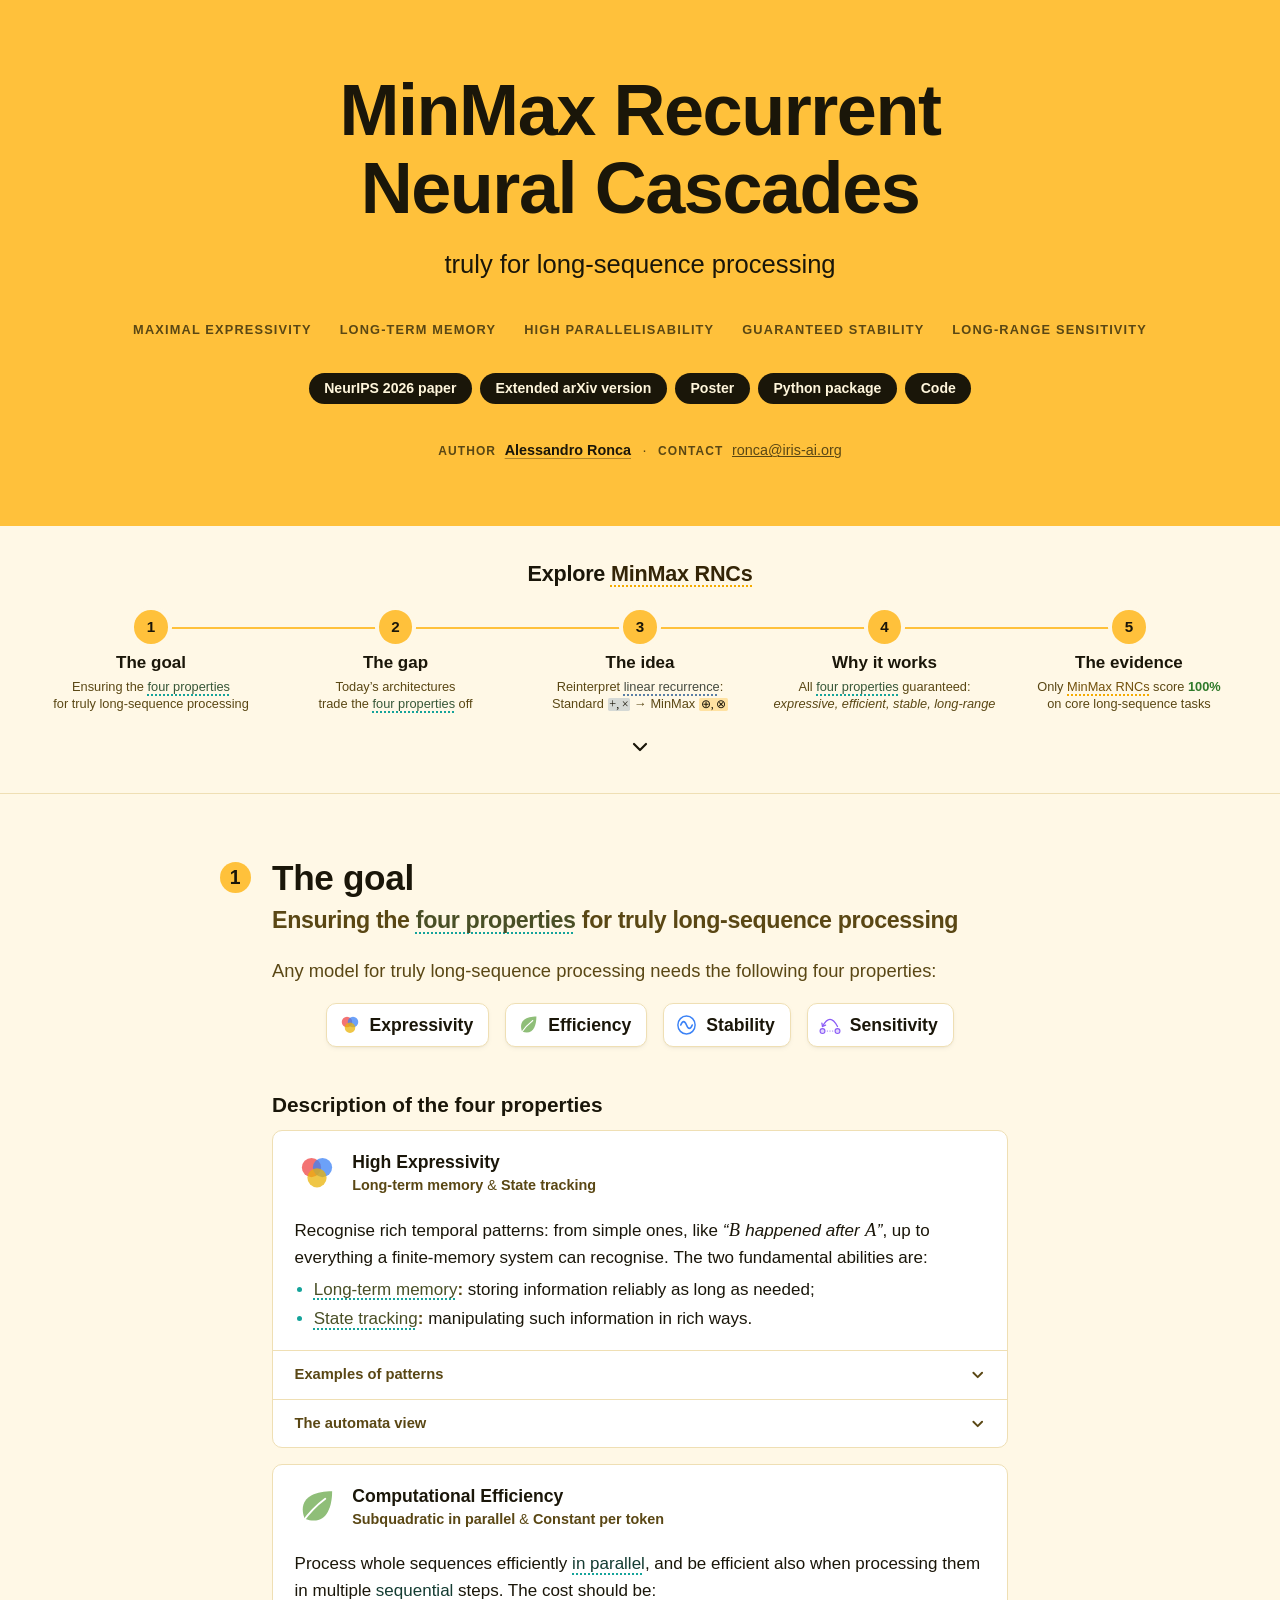
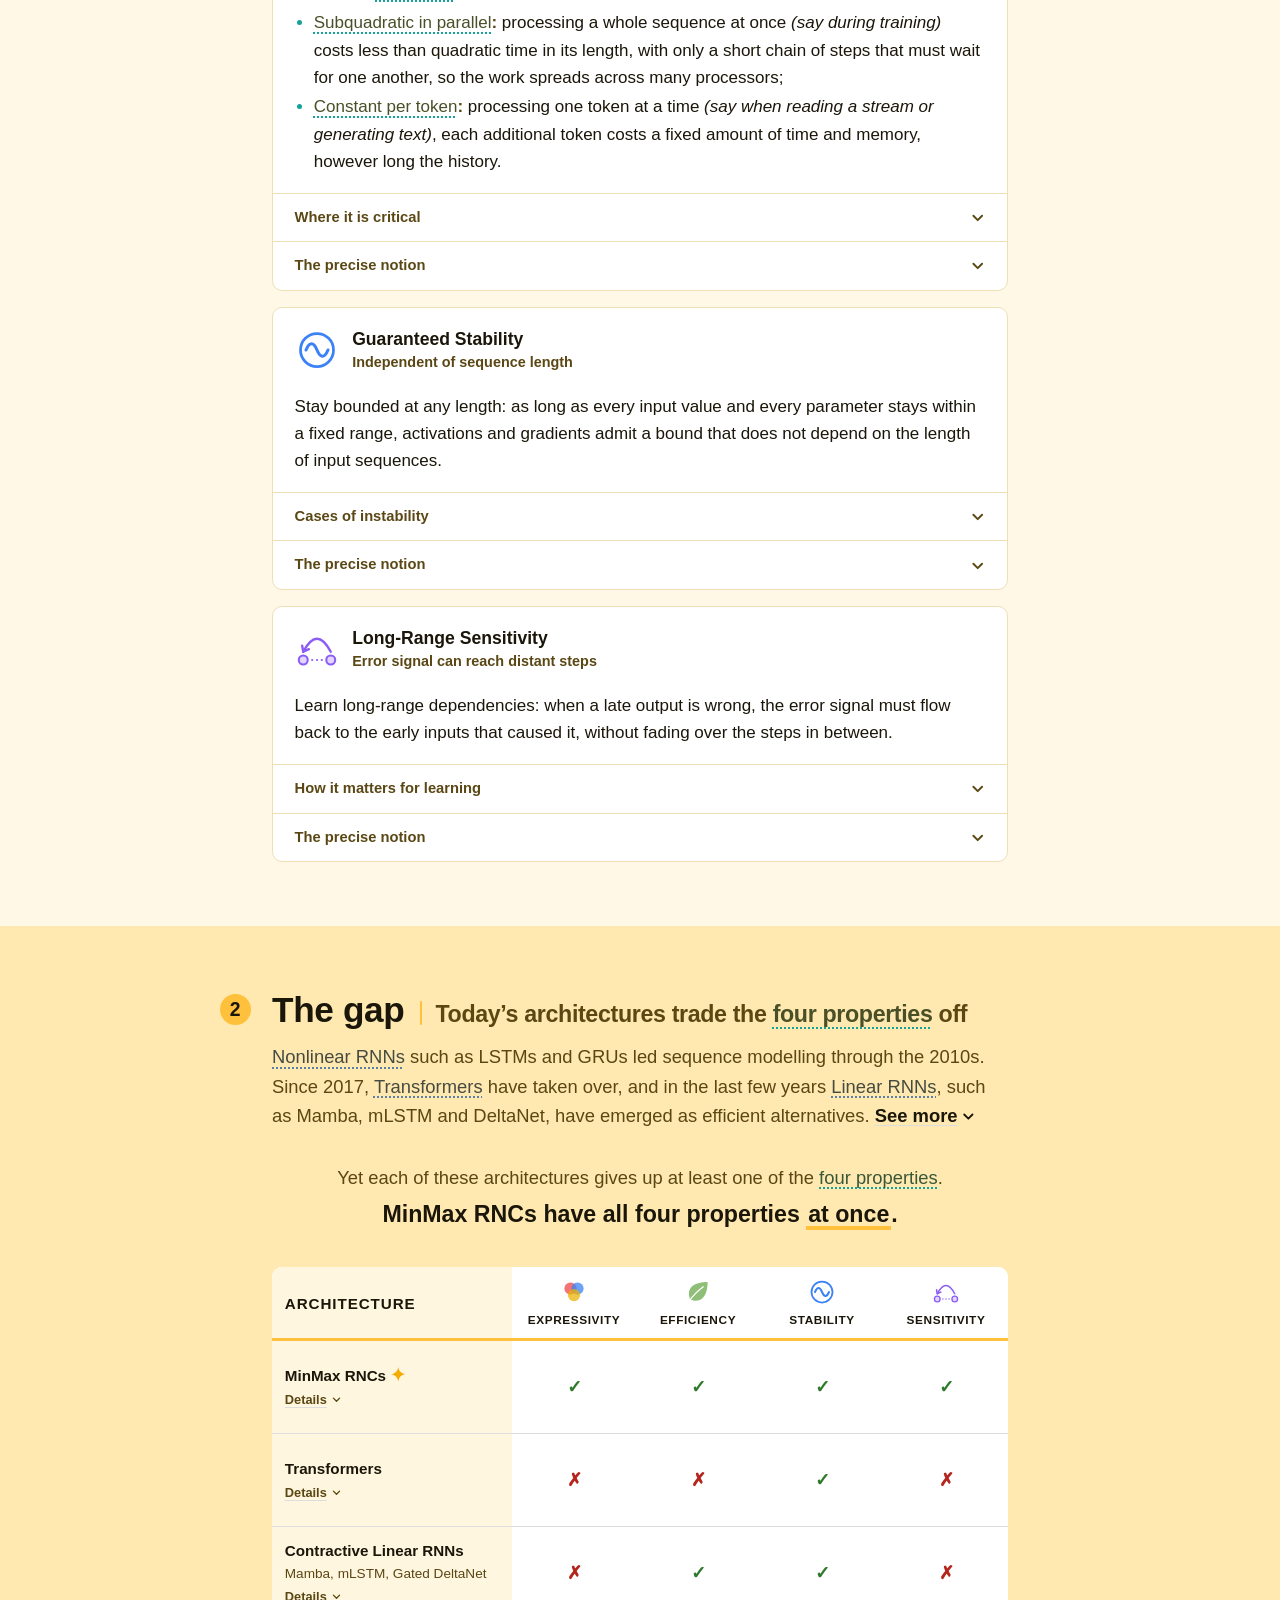
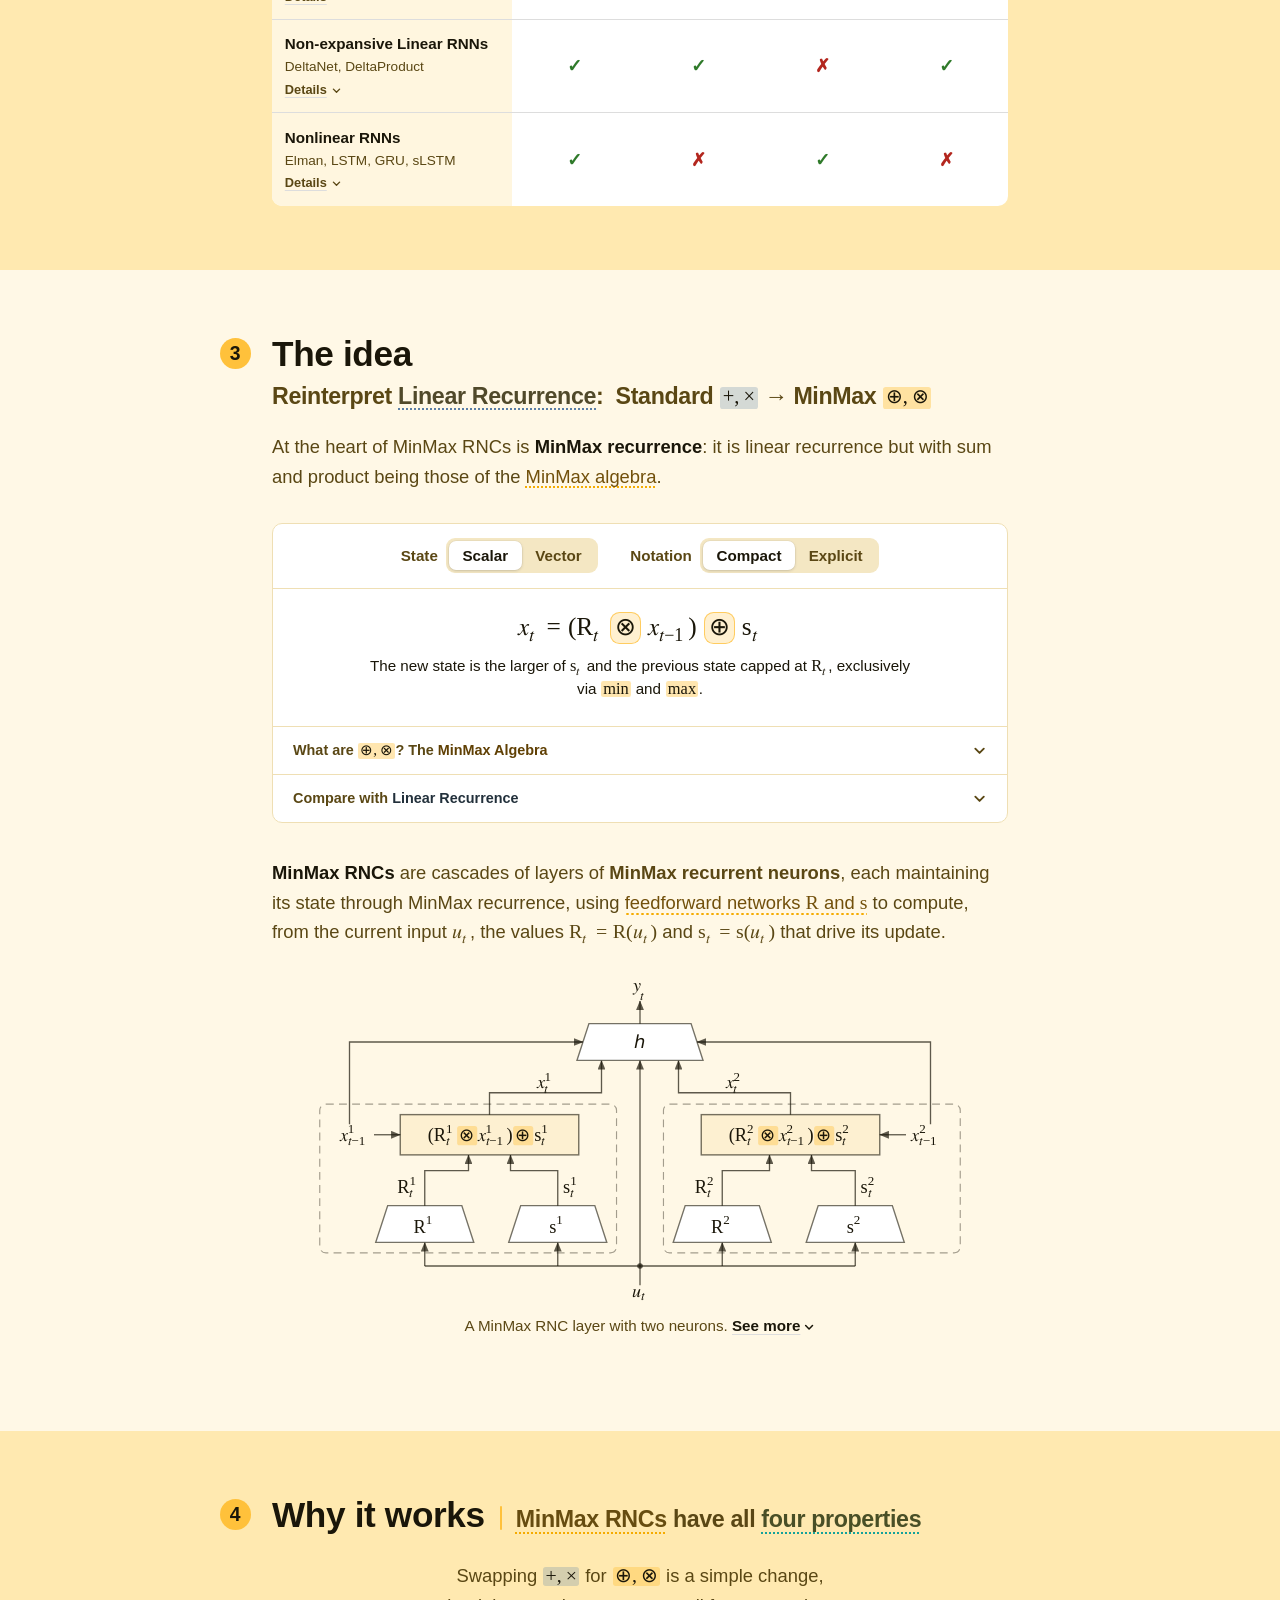
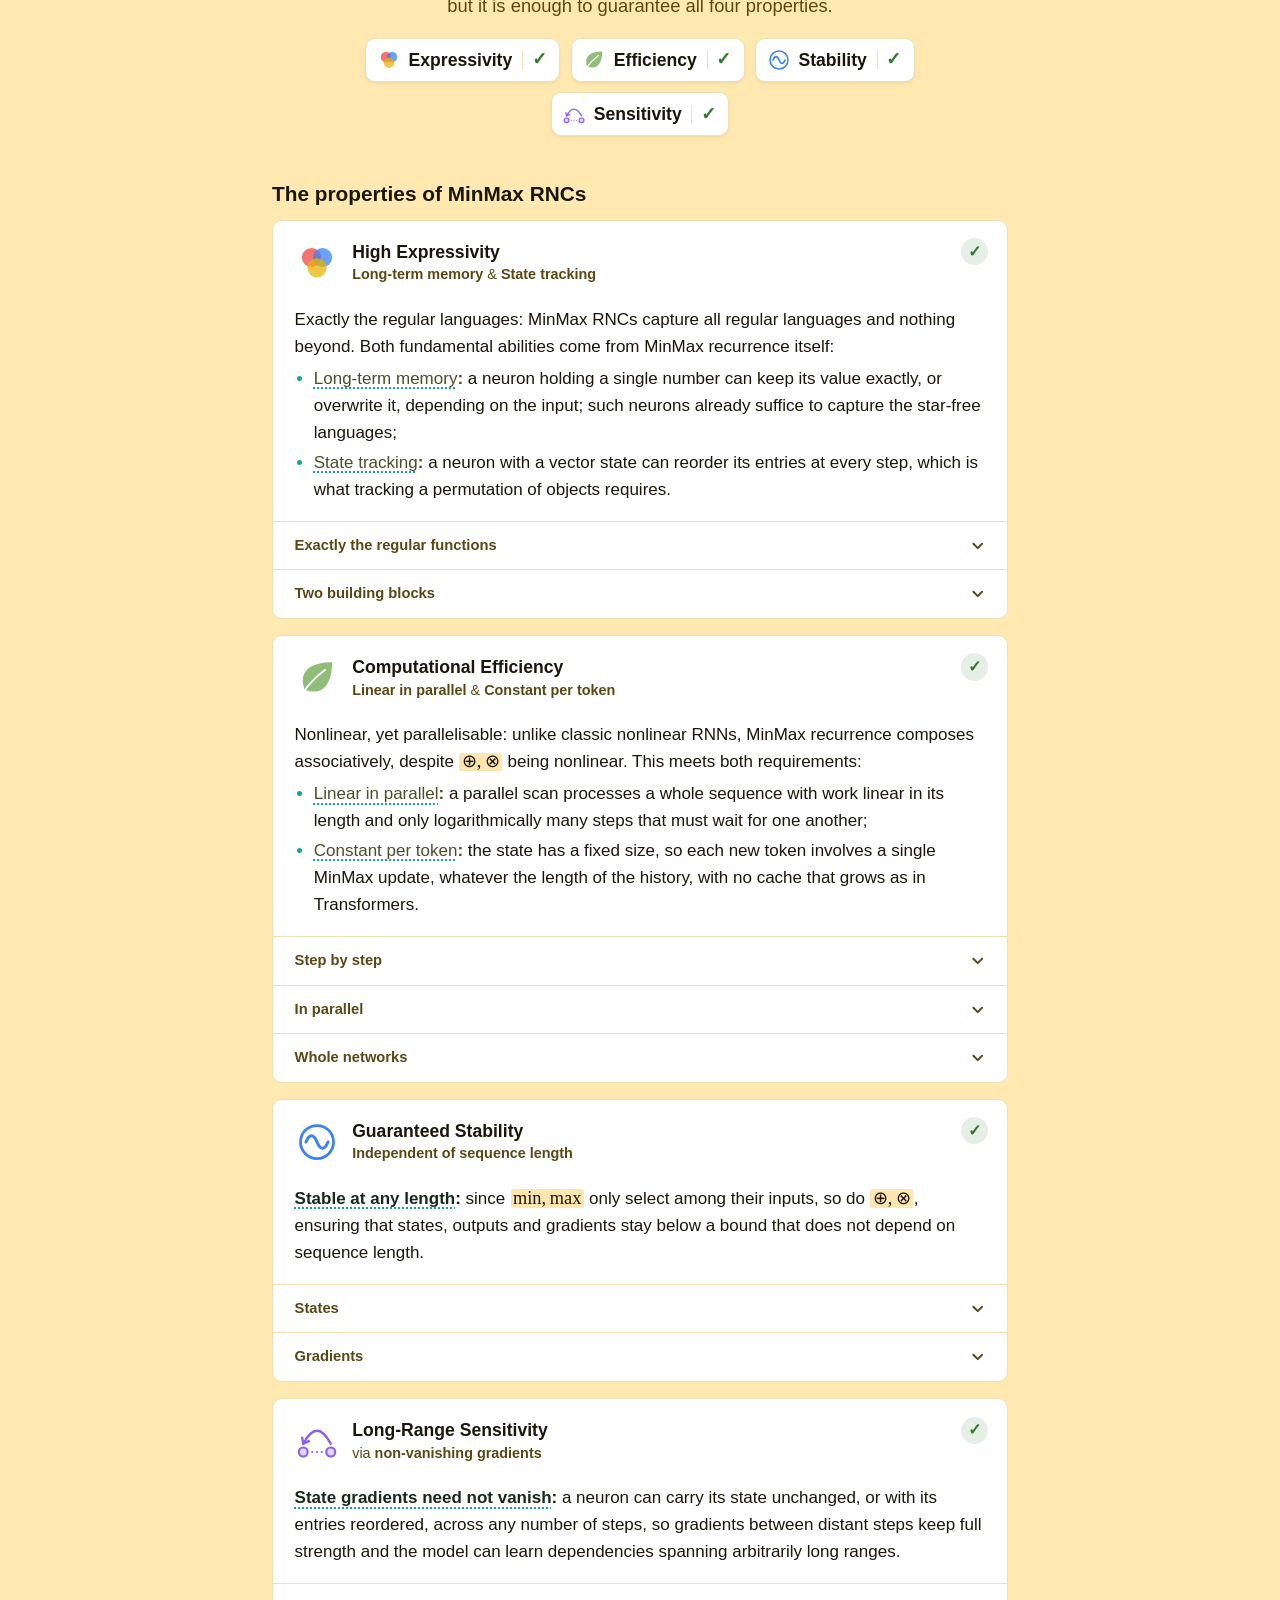
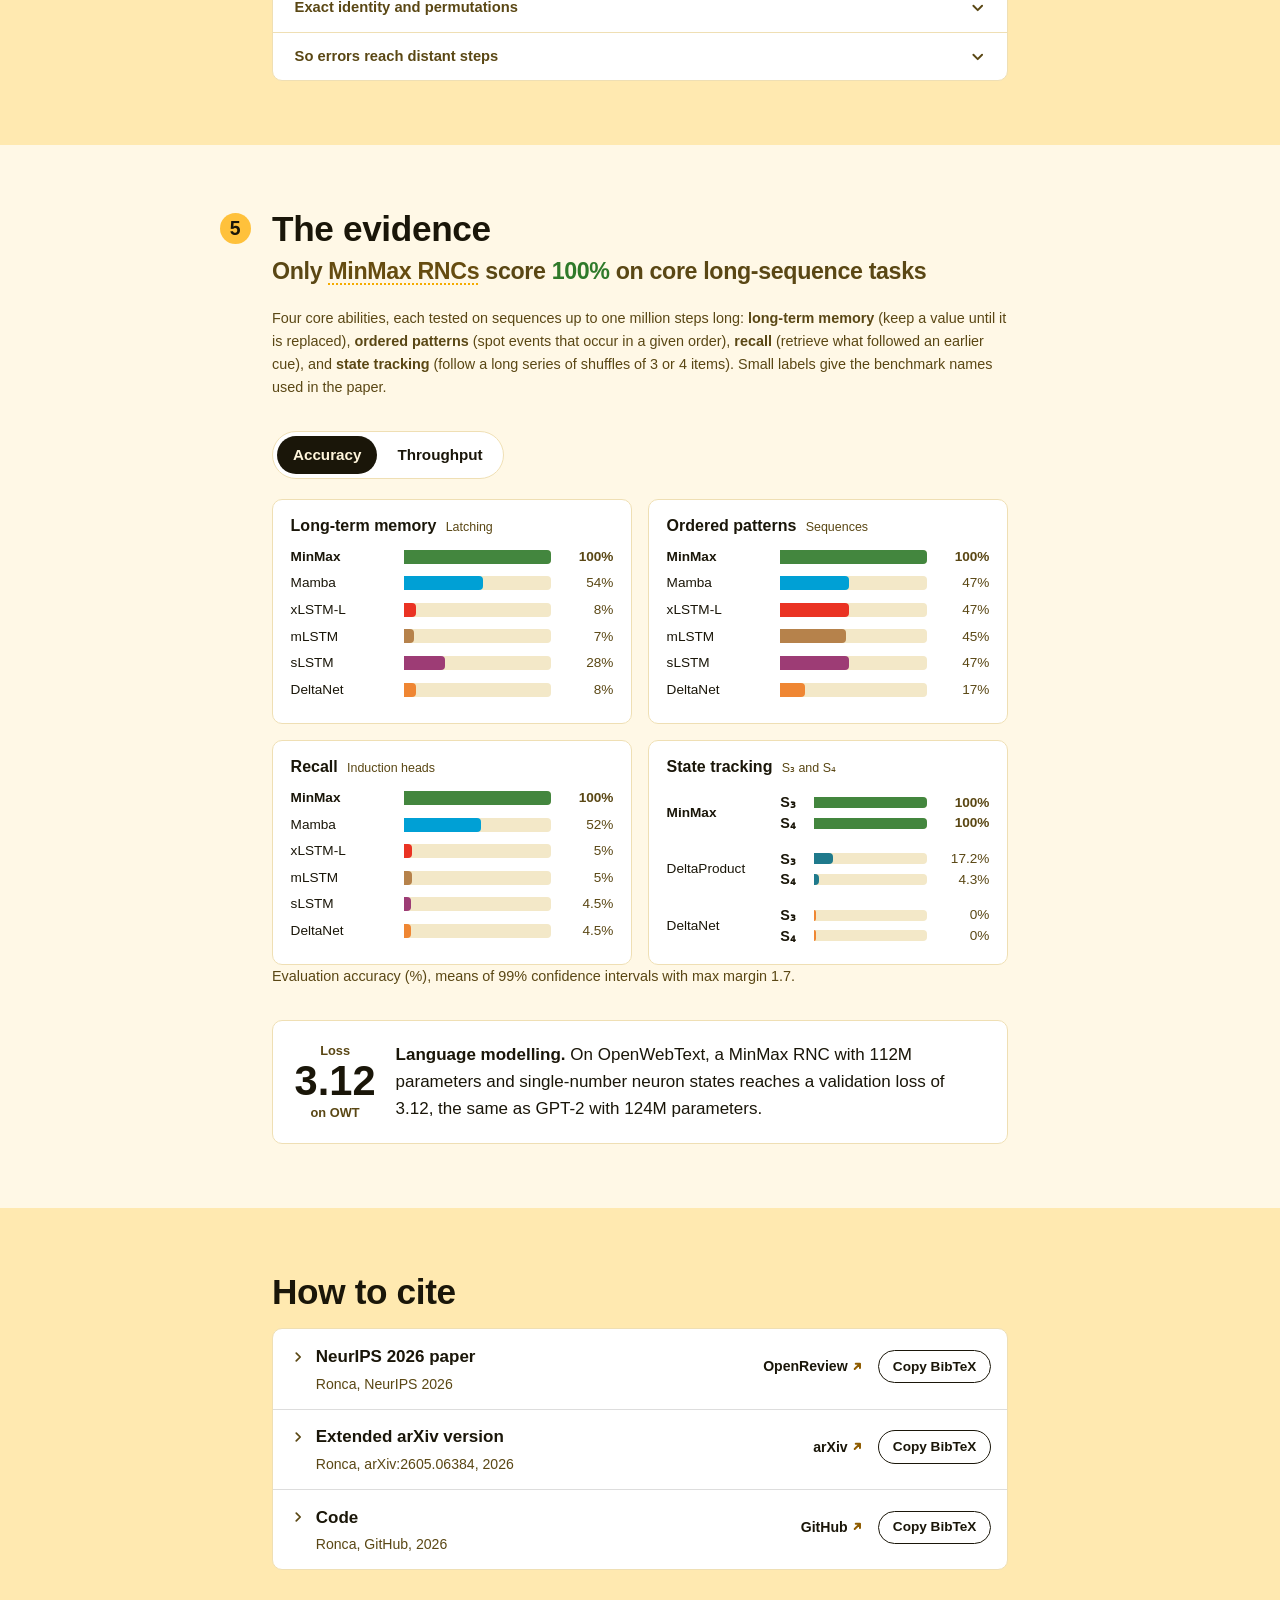
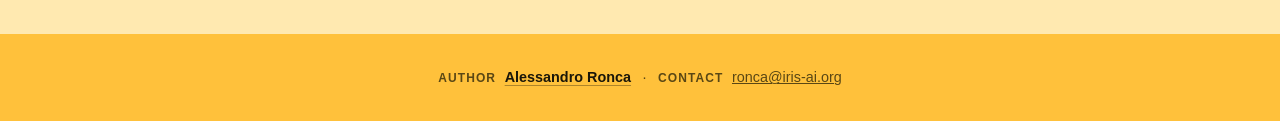
<file: index.html>
<!doctype html>
<html lang="en" data-hide-tryit>
<head>
  <meta charset="utf-8">
  <meta name="viewport" content="width=device-width, initial-scale=1">
  <title>MinMax Recurrent Neural Cascades</title>
  <meta name="description" content="MinMax Recurrent Neural Cascades: truly for long-sequence processing. Paper, poster, code and Python package.">
  <link rel="canonical" href="https://minmaxrnc.org/">
  <meta property="og:type" content="website">
  <meta property="og:url" content="https://minmaxrnc.org/">
  <meta property="og:site_name" content="MinMax Recurrent Neural Cascades">
  <meta property="og:title" content="MinMax RNCs">
  <meta property="og:description" content="MinMax Recurrent Neural Cascades: Truly for long-sequence processing.">
  <!-- first image: a square icon (WhatsApp and similar small previews use it); then the wide card -->
  <meta property="og:image" content="https://minmaxrnc.org/og-icon.png">
  <meta property="og:image:type" content="image/png">
  <meta property="og:image:width" content="600">
  <meta property="og:image:height" content="600">
  <meta property="og:image:alt" content="MinMax RNCs logo: a wheel on yellow">
  <meta property="og:image" content="https://minmaxrnc.org/og-image.png">
  <meta property="og:image:width" content="1200">
  <meta property="og:image:height" content="630">
  <meta property="og:image:alt" content="MinMax Recurrent Neural Cascades: truly for long-sequence processing">
  <meta name="twitter:card" content="summary_large_image">
  <meta name="twitter:image" content="https://minmaxrnc.org/og-image.png">
  <meta name="twitter:image:alt" content="MinMax Recurrent Neural Cascades: truly for long-sequence processing">
  <script type="application/ld+json">
  {
    "@context": "https://schema.org",
    "@graph": [
      {
        "@type": "ScholarlyArticle",
        "headline": "MinMax Recurrent Neural Cascades",
        "name": "MinMax Recurrent Neural Cascades",
        "author": { "@type": "Person", "name": "Alessandro Ronca", "url": "https://ronca.me" },
        "datePublished": "2026-05-07",
        "url": "https://arxiv.org/abs/2605.06384",
        "sameAs": ["https://openreview.net/forum?id=8sPcuoX2cj", "https://neurips.cc/virtual/2026/loc/sydney/poster/155043"]
      },
      {
        "@type": "SoftwareSourceCode",
        "name": "minmaxrnc",
        "description": "MinMax Recurrent Neural Cascades",
        "author": { "@type": "Person", "name": "Alessandro Ronca", "url": "https://ronca.me" },
        "codeRepository": "https://github.com/minmaxrnc/model",
        "url": "https://pypi.org/project/minmaxrnc/",
        "programmingLanguage": "Python",
        "license": "https://polyformproject.org/licenses/noncommercial/1.0.0"
      }
    ]
  }
  </script>
  <meta name="color-scheme" content="light dark">
  <link rel="icon" type="image/png" href="favicon.png">
  <link rel="icon" type="image/svg+xml" href="favicon.svg">
  <link rel="apple-touch-icon" href="apple-touch-icon.png">
  <link rel="manifest" href="site.webmanifest">
  <link rel="stylesheet" href="assets/style.css">
  <script src="assets/main.js" defer></script>
  <script src="assets/tryit.js" defer></script>
  <script src="assets/tryit2d.js" defer></script>
</head>
<body>
  <header class="hero" id="top">
    <div class="hero-inner">
      <h1>MinMax Recurrent Neural Cascades</h1>
      <p class="tagline">truly for long-sequence processing</p>
      <ul class="keywords">
        <li>Maximal Expressivity</li>
        <li>Long-Term Memory</li>
        <li>High Parallelisability</li>
        <li>Guaranteed Stability</li>
        <li>Long-Range Sensitivity</li>
      </ul>
      <nav class="links" aria-label="Resources">
        <a href="https://openreview.net/forum?id=8sPcuoX2cj#discussion" target="_blank" rel="noopener">NeurIPS 2026 paper</a>
        <a href="https://arxiv.org/abs/2605.06384" target="_blank" rel="noopener">Extended arXiv version</a>
        <a href="resources/PS-155043--RGB.pdf" target="_blank" rel="noopener">Poster</a>
        <a href="https://pypi.org/project/minmaxrnc/" target="_blank" rel="noopener">Python package</a>
        <a href="https://github.com/minmaxrnc/model" target="_blank" rel="noopener">Code</a>
      </nav>
      <p class="byline hero-byline">
        <span class="item"><span class="label">Author</span> <a class="name" href="https://ronca.me" target="_blank" rel="noopener">Alessandro Ronca</a></span>
        <span class="sep" aria-hidden="true">·</span>
        <span class="item"><span class="label">Contact</span> <a href="mailto:ronca@iris-ai.org">ronca@iris-ai.org</a></span>
      </p>
    </div>
  </header>

  <nav class="storyline" aria-labelledby="storyline-title">
    <div class="wrap wide">
      <h2 id="storyline-title">Explore <span class="term" data-concept="minmax-rncs">MinMax RNCs</span></h2>
      <ol>
        <li><a href="#why"><span class="step-n" aria-hidden="true">1</span><span class="step-t">The goal</span><span class="step-d"><span class="ph">Ensuring the <span class="term" data-concept="four-properties">four properties</span></span> <span class="ph">for truly long-sequence processing</span></span></a></li>
        <li><a href="#tradeoffs"><span class="step-n" aria-hidden="true">2</span><span class="step-t">The gap</span><span class="step-d"><span class="ph">Today&rsquo;s architectures</span> <span class="ph">trade the <span class="term" data-concept="four-properties">four properties</span> off</span></span></a></li>
        <li><a href="#idea"><span class="step-n" aria-hidden="true">3</span><span class="step-t">The idea</span><span class="step-d"><span class="ph">Reinterpret <span class="term" data-concept="linear-recurrence">linear recurrence</span>:</span> <span class="ph">Standard <math><mpadded class="op classic pair op-inline" height="0.8em" depth="0.24em"><mrow><mo lspace="0" rspace="0">+</mo><mo lspace="0" rspace="0.2em">,</mo><mo lspace="0" rspace="0">&times;</mo></mrow></mpadded></math> &rarr; MinMax <math><mpadded class="op pair op-inline" height="0.8em" depth="0.24em"><mrow><mo lspace="0" rspace="0">&oplus;</mo><mo lspace="0" rspace="0.2em">,</mo><mo lspace="0" rspace="0">&otimes;</mo></mrow></mpadded></math></span></span></a></li>
        <li><a href="#properties"><span class="step-n" aria-hidden="true">4</span><span class="step-t">Why it works</span><span class="step-d"><span class="ph">All <span class="term" data-concept="four-properties">four properties</span> guaranteed:</span> <span class="ph"><em>expressive, efficient, stable, long-range</em></span></span></a></li>
        <li><a href="#results"><span class="step-n" aria-hidden="true">5</span><span class="step-t">The evidence</span><span class="step-d"><span class="ph">Only <span class="term" data-concept="minmax-rncs">MinMax RNCs</span> score <span class="good">100%</span></span> <span class="ph">on core long-sequence tasks</span></span></a></li>
      </ol>
      <a class="storyline-more" href="#why" aria-label="Start reading"><svg viewBox="0 0 24 24" width="24" height="24" aria-hidden="true" focusable="false"><path d="M6 9l6 6 6-6" fill="none" stroke="currentColor" stroke-width="2.2" stroke-linecap="round" stroke-linejoin="round"/></svg></a>
    </div>
  </nav>

  <main>
    <section id="why" aria-labelledby="why-title">
      <div class="wrap wide">
        <h2 id="why-title"><span class="sec-n" aria-hidden="true">1</span><span class="sec-t">The goal<span class="sec-sub"><span class="ph">Ensuring the <span class="term" data-concept="four-properties">four properties</span></span> <span class="ph">for truly <span class="nowrap">long-sequence</span> processing</span></span></span></h2>
        <p class="lead prop-intro">Any model for truly <span class="nowrap">long-sequence</span> processing needs the following four properties:</p>
        <nav class="display-list prop-nav" aria-label="The four properties"><a class="dl-item" href="#prop-expressivity"><img class="dl-icon" src="assets/icons/expressivity.svg" alt="" width="64" height="64"><span class="dl-name">Expressivity</span></a> <a class="dl-item" href="#prop-efficiency"><img class="dl-icon" src="assets/icons/efficiency.svg" alt="" width="64" height="64"><span class="dl-name">Efficiency</span></a> <a class="dl-item" href="#prop-stability"><img class="dl-icon" src="assets/icons/stability.svg" alt="" width="64" height="64"><span class="dl-name">Stability</span></a> <a class="dl-item" href="#prop-sensitivity"><img class="dl-icon" src="assets/icons/sensitivity.svg" alt="" width="64" height="64"><span class="dl-name">Sensitivity</span></a></nav>
        <h3 class="subsection" id="four-properties">Description of the four properties</h3>
        <div class="cards">
          <div class="card" id="prop-expressivity">
            <div class="card-head">
              <img class="property-icon" src="assets/icons/expressivity.svg" alt="" width="64" height="64">
              <div>
                <h3>High Expressivity</h3>
                <p class="card-sub"><span class="nowrap"><b>Long-term memory</b></span> <span class="nowrap">&amp; <b>State tracking</b></span></p>
              </div>
            </div>
            <p><span class="lead-in">Recognise rich temporal patterns:</span> from simple ones, like <span class="pattern">&ldquo;<i>B</i> happened after <i>A</i>&rdquo;</span>, up to everything a finite-memory system can recognise. <span class="lead-in">The two fundamental abilities are:</span></p>
            <ul class="card-list">
              <li><b><span class="term" data-concept="long-term-memory">Long-term memory</span>:</b> storing information reliably as long as needed;</li>
              <li><b><span class="term" data-concept="state-tracking">State tracking</span>:</b> manipulating such information in rich ways.</li>
            </ul>
            <div class="card-foots"><div class="card-foot"><button type="button" class="compare-toggle card-foot-toggle" aria-expanded="false" aria-controls="expressivity-more-1" hidden><span>Examples of patterns</span><svg class="chev" viewBox="0 0 16 16" width="12" height="12" aria-hidden="true" focusable="false"><path d="M3.5 6 8 10.5 12.5 6" fill="none" stroke="currentColor" stroke-width="2" stroke-linecap="round" stroke-linejoin="round"/></svg></button><div class="recur-collapse" id="expressivity-more-1"><div class="recur-collapse-inner recur-text"><ul class="card-list">
                <li><b>Sequence matching:</b> follow patterns of several events that must occur in a given order, starting over whenever a reset event appears; the evidence is scattered across the whole sequence.</li>
                <li><b>Recall:</b> when asked, return a token that has occurred in a specific context, however far back.</li>
                <li><b>State tracking:</b> follow a sequence of rearrangements of <math><mi>n</mi></math> objects (the word problem of the group <math><msub><mi mathvariant="normal">S</mi><mi>n</mi></msub></math>); the current arrangement depends on every step and on their order.</li>
              </ul></div></div></div>
<div class="card-foot"><button type="button" class="compare-toggle card-foot-toggle" aria-expanded="false" aria-controls="expressivity-more-2" hidden><span>The automata view</span><svg class="chev" viewBox="0 0 16 16" width="12" height="12" aria-hidden="true" focusable="false"><path d="M3.5 6 8 10.5 12.5 6" fill="none" stroke="currentColor" stroke-width="2" stroke-linecap="round" stroke-linejoin="round"/></svg></button><div class="recur-collapse" id="expressivity-more-2"><div class="recur-collapse-inner recur-text"><p>The patterns a finite-memory system can recognise are the <em>regular languages</em>, the ones recognised by finite automata. By the Krohn&ndash;Rhodes theorem, every automaton can be realised by a cascade of two kinds of building blocks: <em>identity-reset</em> machines, which store a value and keep it unchanged until it is overwritten (long-term memory), and <em>permutation</em> machines, which rearrange information reversibly (state tracking).</p>
<p>The patterns that need only the first kind are the <em>star-free languages</em>. Sequence matching and recall are of this kind, while state tracking also needs permutations.</p></div></div></div></div>
          </div>
          <div class="card" id="prop-efficiency">
            <div class="card-head">
              <img class="property-icon" src="assets/icons/efficiency.svg" alt="" width="64" height="64">
              <div>
                <h3>Computational Efficiency</h3>
                <p class="card-sub"><span class="nowrap"><b>Subquadratic in parallel</b></span> <span class="nowrap">&amp; <b>Constant per token</b></span></p>
              </div>
            </div>
            <p>Process whole sequences efficiently <span class="term" data-concept="parallel-processing">in parallel</span>, and be efficient also when processing them in multiple <span class="term" data-concept="sequential-processing">sequential</span> steps. The cost should be:</p>
            <ul class="card-list">
              <li><b><span class="term" data-concept="subquadratic-parallel">Subquadratic in parallel</span>:</b> processing a whole sequence at once <span class="aside">(say during training)</span> costs less than quadratic time in its length, with only a short chain of steps that must wait for one another, so the work spreads across many processors;</li>
              <li><b><span class="term" data-concept="constant-per-token">Constant per token</span>:</b> processing one token at a time <span class="aside">(say when reading a stream or generating text)</span>, each additional token costs a fixed amount of time and memory, however long the history.</li>
            </ul>
            <div class="card-foots"><div class="card-foot"><button type="button" class="compare-toggle card-foot-toggle" aria-expanded="false" aria-controls="efficiency-more-1" hidden><span>Where it is critical</span><svg class="chev" viewBox="0 0 16 16" width="12" height="12" aria-hidden="true" focusable="false"><path d="M3.5 6 8 10.5 12.5 6" fill="none" stroke="currentColor" stroke-width="2" stroke-linecap="round" stroke-linejoin="round"/></svg></button><div class="recur-collapse" id="efficiency-more-1"><div class="recur-collapse-inner recur-text"><ul class="card-list">
<li><b>Long contexts:</b> today&rsquo;s attention-based models compare every token with every other, so cost grows with the <em>square</em> of the length: a context ten times longer needs a hundred times the compute. This is why long contexts are slow, expensive and capped.</li>
<li><b>Streaming and generation:</b> an assistant or agent reading a live stream or writing a long output should not slow down, or need more memory, as the history grows; with attention, every new token looks back at the whole history, held in a cache that keeps growing.</li>
<li><b>Training on long sequences:</b> to train in reasonable time, GPUs need work they can spread across the whole sequence, which a strictly step-by-step recurrence cannot offer.</li>
</ul>
<p>Cost that grows only linearly with length, constant per token, is what would make truly long contexts affordable.</p></div></div></div>
<div class="card-foot"><button type="button" class="compare-toggle card-foot-toggle" aria-expanded="false" aria-controls="efficiency-more-2" hidden><span>The precise notion</span><svg class="chev" viewBox="0 0 16 16" width="12" height="12" aria-hidden="true" focusable="false"><path d="M3.5 6 8 10.5 12.5 6" fill="none" stroke="currentColor" stroke-width="2" stroke-linecap="round" stroke-linejoin="round"/></svg></button><div class="recur-collapse" id="efficiency-more-2"><div class="recur-collapse-inner recur-text"><p>Two measures matter in parallel. <em>Work</em> is the total number of operations. <em>Depth</em> is the longest chain of steps that must wait for one another, which sets the running time when there are enough processors. For a sequence of length <i>T</i>, we want work that grows less than quadratically (ideally linearly) in <i>T</i> and depth far below <i>T</i>, for example logarithmic. In recurrent form, each new token should cost a fixed amount of time and memory, however many tokens came before it.</p></div></div></div></div>
          </div>
          <div class="card" id="prop-stability">
            <div class="card-head">
              <img class="property-icon" src="assets/icons/stability.svg" alt="" width="64" height="64">
              <div>
                <h3>Guaranteed Stability</h3>
                <p class="card-sub"><b>Independent of sequence length</b></p>
              </div>
            </div>
            <p><span class="lead-in">Stay bounded at any length:</span> as long as every input value and every parameter stays within a fixed range, activations and gradients admit a bound that does not depend on the length of input sequences.</p>
            <div class="card-foots"><div class="card-foot"><button type="button" class="compare-toggle card-foot-toggle" aria-expanded="false" aria-controls="stability-more-1" hidden><span>Cases of instability</span><svg class="chev" viewBox="0 0 16 16" width="12" height="12" aria-hidden="true" focusable="false"><path d="M3.5 6 8 10.5 12.5 6" fill="none" stroke="currentColor" stroke-width="2" stroke-linecap="round" stroke-linejoin="round"/></svg></button><div class="recur-collapse" id="stability-more-1"><div class="recur-collapse-inner recur-text"><ul class="card-list">
                <li><b>Amplification:</b> if each update can enlarge the state even a little, the state can grow without limit over a long sequence.</li>
                <li><b>Accumulation:</b> even without amplification, inputs that are added at every step can pile up. States then drift away, and gradients grow with sequence length.</li>
              </ul>
<p>This matters in practice: a model trained on thousands of tokens and used on millions would meet activation sizes it has never seen if those sizes depended on length.</p></div></div></div>
<div class="card-foot"><button type="button" class="compare-toggle card-foot-toggle" aria-expanded="false" aria-controls="stability-more-2" hidden><span>The precise notion</span><svg class="chev" viewBox="0 0 16 16" width="12" height="12" aria-hidden="true" focusable="false"><path d="M3.5 6 8 10.5 12.5 6" fill="none" stroke="currentColor" stroke-width="2" stroke-linecap="round" stroke-linejoin="round"/></svg></button><div class="recur-collapse" id="stability-more-2"><div class="recur-collapse-inner recur-text"><p><em>Bounded input, bounded activations:</em> for any bound on the size of inputs and parameters, there is a single constant that bounds every internal activation and every output, at every position, for sequences of any length. The same requirement applies to training: the gradient of the loss with respect to the parameters must stay below a constant that does not depend on sequence length.</p></div></div></div></div>
          </div>
          <div class="card" id="prop-sensitivity">
            <div class="card-head">
              <img class="property-icon" src="assets/icons/sensitivity.svg" alt="" width="64" height="64">
              <div>
                <h3>Long-Range Sensitivity</h3>
                <p class="card-sub"><b>Error signal can reach distant steps</b></p>
              </div>
            </div>
            <p><span class="lead-in">Learn long-range dependencies:</span> when a late output is wrong, the error signal must flow back to the early inputs that caused it, without fading over the steps in between.</p>
            <div class="card-foots"><div class="card-foot"><button type="button" class="compare-toggle card-foot-toggle" aria-expanded="false" aria-controls="sensitivity-more-1" hidden><span>How it matters for learning</span><svg class="chev" viewBox="0 0 16 16" width="12" height="12" aria-hidden="true" focusable="false"><path d="M3.5 6 8 10.5 12.5 6" fill="none" stroke="currentColor" stroke-width="2" stroke-linecap="round" stroke-linejoin="round"/></svg></button><div class="recur-collapse" id="sensitivity-more-1"><div class="recur-collapse-inner recur-text"><ul class="card-list">
<li><b>A switch set early:</b> to learn that a flag at the first token decides an output a million tokens later, the error at that output must reach back to the first token.</li>
<li><b>Tracking a state:</b> to learn to follow parity, or a shuffle of items, the error at the end must reach every earlier input, since each one can change the answer.</li>
</ul>
<p>Without it, learning stalls: when the error signal shrinks with distance, as in contractive models, a late output hardly informs the training of early inputs, so such dependencies are not learned, even by a model that could represent them.</p></div></div></div>
<div class="card-foot"><button type="button" class="compare-toggle card-foot-toggle" aria-expanded="false" aria-controls="sensitivity-more-2" hidden><span>The precise notion</span><svg class="chev" viewBox="0 0 16 16" width="12" height="12" aria-hidden="true" focusable="false"><path d="M3.5 6 8 10.5 12.5 6" fill="none" stroke="currentColor" stroke-width="2" stroke-linecap="round" stroke-linejoin="round"/></svg></button><div class="recur-collapse" id="sensitivity-more-2"><div class="recur-collapse-inner recur-text"><p>To learn a dependency between an early input and a late output, the derivative of that output, or of the training loss, with respect to the early input (or to the model&rsquo;s internal representation of it) must stay away from zero, however far apart the two are. If it shrinks with distance, errors at late outputs send almost no learning signal back. In recurrent models this derivative is a product of one factor per step, which <em>vanishes</em> if every factor shrinks; in attention-based models it flows through attention weights, which can thin out as the context grows. <em>Non-vanishing</em> means that there are inputs for which this derivative keeps its size at any distance; together with bounded gradients (see Stability), it neither explodes nor fades.</p></div></div></div></div>
          </div>
        </div>
      </div>
    </section>

    <section id="tradeoffs" aria-labelledby="tradeoffs-title">
      <div class="wrap wide">
        <h2 id="tradeoffs-title"><span class="sec-n" aria-hidden="true">2</span><span class="sec-t">The gap<span class="sec-sub"><span class="ph">Today&rsquo;s architectures</span> <span class="ph">trade the <span class="term" data-concept="four-properties">four properties</span> off</span></span></span></h2>
        <p class="lead lead-intro"><span class="term" data-concept="nonlinear-rnns">Nonlinear RNNs</span> such as LSTMs and GRUs led sequence modelling through the 2010s. Since 2017, <span class="term" data-concept="transformers">Transformers</span> have taken over, and in the last few years <span class="term" data-concept="linear-rnns">Linear RNNs</span>, such as Mamba, mLSTM and DeltaNet, have emerged as efficient alternatives. <button type="button" class="read-more read-more-inline" aria-expanded="false" aria-controls="arch-more" hidden>See more<svg class="chev" viewBox="0 0 16 16" width="12" height="12" aria-hidden="true" focusable="false"><path d="M3.5 6 8 10.5 12.5 6" fill="none" stroke="currentColor" stroke-width="2" stroke-linecap="round" stroke-linejoin="round"/></svg></button></p>
        <div class="more-body" id="arch-more">
          <p id="arch-nonlinear"><b class="run-in">Nonlinear RNNs.</b> Elman networks (1990), LSTMs (1997) and GRUs (2014) update their state through squashing nonlinearities such as tanh and sigmoid. They are expressive, since nonlinear updates can implement finite-state machines, and stable, since activations stay bounded. But each update depends nonlinearly on the previous one, which prevents parallelisation, and the error signal vanishes over long distances.</p>
          <p id="arch-transformers"><b class="run-in">Transformers.</b> Introduced in 2017, they replace recurrence with attention, which compares every token with every earlier one. Activations and gradients stay bounded, but work grows quadratically with sequence length; they cannot express simple common patterns that a finite-state machine recognises easily; and the influence of a single early input is diluted as the context grows.</p>
          <p id="arch-linear"><b class="run-in">Linear RNNs.</b> They return to recurrence with a linear state update, which can be run one step at a time or, since updates compose associatively, over a whole sequence with a parallel scan. They come in two kinds. <em>Contractive</em> ones, such as Mamba, mLSTM and Gated DeltaNet, shrink the state at every step: states and gradients stay bounded, but old information fades, which limits expressivity and long-range sensitivity. <em>Non-expansive</em> ones, such as DeltaNet and DeltaProduct, use transitions that preserve the state&rsquo;s size, such as reflections, gaining expressivity and long-range sensitivity, but their gradients can diverge.</p>
          <h4 class="refs-title" id="arch-refs-title">References</h4>
          <ul class="refs why-refs" aria-labelledby="arch-refs-title">
            <li><a href="https://doi.org/10.1207/s15516709cog1402_1" target="_blank" rel="noopener" title="Finding Structure in Time"><span><b>Elman</b>: Elman, Cognitive Science 1990</span><svg class="arrow" viewBox="0 0 12 12" width="11" height="11" aria-hidden="true" focusable="false"><path d="M3.5 8.5 8.5 3.5M4.5 3.5h4v4" fill="none" stroke="currentColor" stroke-width="1.5" stroke-linecap="round" stroke-linejoin="round"/></svg></a></li>
            <li><a href="https://doi.org/10.1162/neco.1997.9.8.1735" target="_blank" rel="noopener" title="Long Short-Term Memory"><span><b>LSTM</b>: Hochreiter and Schmidhuber, Neural Computation 1997</span><svg class="arrow" viewBox="0 0 12 12" width="11" height="11" aria-hidden="true" focusable="false"><path d="M3.5 8.5 8.5 3.5M4.5 3.5h4v4" fill="none" stroke="currentColor" stroke-width="1.5" stroke-linecap="round" stroke-linejoin="round"/></svg></a></li>
            <li><a href="https://doi.org/10.3115/v1/D14-1179" target="_blank" rel="noopener" title="Learning Phrase Representations using RNN Encoder–Decoder for Statistical Machine Translation"><span><b>GRU</b>: Cho et al., EMNLP 2014</span><svg class="arrow" viewBox="0 0 12 12" width="11" height="11" aria-hidden="true" focusable="false"><path d="M3.5 8.5 8.5 3.5M4.5 3.5h4v4" fill="none" stroke="currentColor" stroke-width="1.5" stroke-linecap="round" stroke-linejoin="round"/></svg></a></li>
            <li><a href="https://papers.nips.cc/paper_files/paper/2017/hash/3f5ee243547dee91fbd053c1c4a845aa-Abstract.html" target="_blank" rel="noopener" title="Attention is All you Need"><span><b>Transformers</b>: Vaswani et al., NeurIPS 2017</span><svg class="arrow" viewBox="0 0 12 12" width="11" height="11" aria-hidden="true" focusable="false"><path d="M3.5 8.5 8.5 3.5M4.5 3.5h4v4" fill="none" stroke="currentColor" stroke-width="1.5" stroke-linecap="round" stroke-linejoin="round"/></svg></a></li>
            <li><a href="https://openreview.net/forum?id=tEYskw1VY2" target="_blank" rel="noopener" title="Mamba: Linear-Time Sequence Modeling with Selective State Spaces"><span><b>Mamba</b>: Gu and Dao, COLM 2024</span><svg class="arrow" viewBox="0 0 12 12" width="11" height="11" aria-hidden="true" focusable="false"><path d="M3.5 8.5 8.5 3.5M4.5 3.5h4v4" fill="none" stroke="currentColor" stroke-width="1.5" stroke-linecap="round" stroke-linejoin="round"/></svg></a></li>
            <li><a href="https://doi.org/10.52202/079017-3417" target="_blank" rel="noopener" title="xLSTM: Extended Long Short-Term Memory"><span><b>mLSTM</b>: Beck et al., NeurIPS 2024</span><svg class="arrow" viewBox="0 0 12 12" width="11" height="11" aria-hidden="true" focusable="false"><path d="M3.5 8.5 8.5 3.5M4.5 3.5h4v4" fill="none" stroke="currentColor" stroke-width="1.5" stroke-linecap="round" stroke-linejoin="round"/></svg></a></li>
            <li><a href="https://proceedings.iclr.cc/paper_files/paper/2025/hash/4904fad153f6434a7bcf04465d4be2cc-Abstract-Conference.html" target="_blank" rel="noopener" title="Gated Delta Networks: Improving Mamba2 with Delta Rule"><span><b>Gated DeltaNet</b>: Yang et al., ICLR 2025</span><svg class="arrow" viewBox="0 0 12 12" width="11" height="11" aria-hidden="true" focusable="false"><path d="M3.5 8.5 8.5 3.5M4.5 3.5h4v4" fill="none" stroke="currentColor" stroke-width="1.5" stroke-linecap="round" stroke-linejoin="round"/></svg></a></li>
            <li><a href="https://doi.org/10.52202/079017-3668" target="_blank" rel="noopener" title="Parallelizing Linear Transformers with the Delta Rule over Sequence Length"><span><b>DeltaNet</b>: Yang et al., NeurIPS 2024</span><svg class="arrow" viewBox="0 0 12 12" width="11" height="11" aria-hidden="true" focusable="false"><path d="M3.5 8.5 8.5 3.5M4.5 3.5h4v4" fill="none" stroke="currentColor" stroke-width="1.5" stroke-linecap="round" stroke-linejoin="round"/></svg></a></li>
            <li><a href="https://doi.org/10.52202/085713-5141" target="_blank" rel="noopener" title="DeltaProduct: Improving State-Tracking in Linear RNNs via Householder Products"><span><b>DeltaProduct</b>: Siems et al., NeurIPS 2025</span><svg class="arrow" viewBox="0 0 12 12" width="11" height="11" aria-hidden="true" focusable="false"><path d="M3.5 8.5 8.5 3.5M4.5 3.5h4v4" fill="none" stroke="currentColor" stroke-width="1.5" stroke-linecap="round" stroke-linejoin="round"/></svg></a></li>
          </ul>
        </div>
        <p class="lead lead-intro">Yet each of these architectures gives up at least one of the <span class="term" data-concept="four-properties">four properties</span>.</p>
        <p class="statement statement-ours">MinMax RNCs have <span class="unit">all four properties <u class="em">at once</u>.</span></p>
        <div class="table-scroll">
          <table class="compare">
            <colgroup><col class="c-arch"><col><col><col><col></colgroup>
            <thead>
              <tr>
                <th scope="col">Architecture</th>
                <th scope="col"><img class="th-icon" src="assets/icons/expressivity.svg" alt="" width="64" height="64"><span>Expressivity</span></th>
                <th scope="col"><img class="th-icon" src="assets/icons/efficiency.svg" alt="" width="64" height="64"><span>Efficiency</span></th>
                <th scope="col"><img class="th-icon" src="assets/icons/stability.svg" alt="" width="64" height="64"><span>Stability</span></th>
                <th scope="col"><img class="th-icon" src="assets/icons/sensitivity.svg" alt="" width="64" height="64"><span>Sensitivity</span></th>
              </tr>
            </thead>
            <tbody>
              <tr class="ours">
                <th scope="row">MinMax <span class="nowrap">RNCs<svg class="ours-mark" viewBox="0 0 16 16" width="16" height="16" aria-hidden="true" focusable="false"><path d="M8 0C8.6 4.6 11.4 7.4 16 8C11.4 8.6 8.6 11.4 8 16C7.4 11.4 4.6 8.6 0 8C4.6 7.4 7.4 4.6 8 0Z"/></svg></span></th>
                <td><span class="yes" aria-hidden="true">✓</span><span class="sr">Yes</span></td>
                <td><span class="yes" aria-hidden="true">✓</span><span class="sr">Yes</span></td>
                <td><span class="yes" aria-hidden="true">✓</span><span class="sr">Yes</span></td>
                <td><span class="yes" aria-hidden="true">✓</span><span class="sr">Yes</span></td>
              </tr>
              <tr class="detail" id="why-minmax">
                <td colspan="5">
                  <ul class="why-list">
                    <li><img class="why-icon" src="assets/icons/expressivity.svg" alt="" width="64" height="64"><span class="sr">Yes.</span> <b>Maximal expressivity</b> MinMax neurons can implement all the basic building blocks of finite-state machines, so MinMax RNCs capture all regular languages. Scalar-state neurons already suffice to capture the star-free languages.</li>
                    <li><img class="why-icon" src="assets/icons/efficiency.svg" alt="" width="64" height="64"><span class="sr">Yes.</span> <b>Efficient</b> Updates can be run one step at a time, like any recurrent network. They also compose associatively, so a whole sequence can be processed with a parallel scan.</li>
                    <li><img class="why-icon" src="assets/icons/stability.svg" alt="" width="64" height="64"><span class="sr">Yes.</span> <b>Guaranteed stability</b> Max and min only ever select one of their inputs; they never amplify. States and activations stay bounded at every length, and so do the gradients used in training.</li>
                    <li><img class="why-icon" src="assets/icons/sensitivity.svg" alt="" width="64" height="64"><span class="sr">Yes.</span> <b>Long-range sensitivity</b> A neuron can carry its state unchanged, or permuted, across any number of steps. Gradients between distant states can then keep full strength, instead of vanishing.</li>
                  </ul>
                  <ul class="refs why-refs">
                    <li><a href="#idea"><span>See more below</span><svg class="arrow" viewBox="0 0 12 12" width="11" height="11" aria-hidden="true" focusable="false"><path d="M6 2.5v7M3 6.5l3 3 3-3" fill="none" stroke="currentColor" stroke-width="1.5" stroke-linecap="round" stroke-linejoin="round"/></svg></a></li>
                  </ul>
                </td>
              </tr>
              <tr>
                <th scope="row">Transformers</th>
                <td><span class="no" aria-hidden="true">✗</span><span class="sr">No: cannot express some basic languages</span></td>
                <td><span class="no" aria-hidden="true">✗</span><span class="sr">No: quadratic work</span></td>
                <td><span class="yes" aria-hidden="true">✓</span><span class="sr">Yes</span></td>
                <td><span class="no" aria-hidden="true">✗</span><span class="sr">No: limited-range sensitivity</span></td>
              </tr>
              <tr class="detail" id="why-transformers">
                <td colspan="5">
                  <ul class="why-list">
                    <li><img class="why-icon" src="assets/icons/expressivity-no.svg" alt="" width="64" height="64"><span class="sr">No.</span> <b>Limited expressivity</b> They cannot express simple common patterns that a finite-state machine recognises easily.</li>
                    <li><img class="why-icon" src="assets/icons/efficiency-no.svg" alt="" width="64" height="64"><span class="sr">No.</span> <b>Quadratic cost</b> Attention compares every token with every earlier one, so work grows quadratically with sequence length.</li>
                    <li><img class="why-icon" src="assets/icons/stability.svg" alt="" width="64" height="64"><span class="sr">Yes.</span> <b>Stable</b> Activations and gradients stay bounded as sequences grow.</li>
                    <li><img class="why-icon" src="assets/icons/sensitivity-no.svg" alt="" width="64" height="64"><span class="sr">No.</span> <b>Limited-range sensitivity</b> The influence of a single early input is diluted as the context grows, so sensitivity over long ranges is limited.</li>
                  </ul>
                  <ul class="refs why-refs" aria-label="References">
                    <li><a href="https://papers.nips.cc/paper_files/paper/2017/hash/3f5ee243547dee91fbd053c1c4a845aa-Abstract.html" target="_blank" rel="noopener" title="Attention is All you Need"><span><b>Transformers</b>: Vaswani et al., NeurIPS 2017</span><svg class="arrow" viewBox="0 0 12 12" width="11" height="11" aria-hidden="true" focusable="false"><path d="M3.5 8.5 8.5 3.5M4.5 3.5h4v4" fill="none" stroke="currentColor" stroke-width="1.5" stroke-linecap="round" stroke-linejoin="round"/></svg></a></li>
                  </ul>
                </td>
              </tr>
              <tr>
                <th scope="row">Contractive Linear RNNs<span class="eg">Mamba, mLSTM, Gated DeltaNet</span></th>
                <td><span class="no" aria-hidden="true">✗</span><span class="sr">No: limited expressivity, no long-term memory</span></td>
                <td><span class="yes" aria-hidden="true">✓</span><span class="sr">Yes</span></td>
                <td><span class="yes" aria-hidden="true">✓</span><span class="sr">Yes</span></td>
                <td><span class="no" aria-hidden="true">✗</span><span class="sr">No: limited-range sensitivity</span></td>
              </tr>
              <tr class="detail" id="why-contractive">
                <td colspan="5">
                  <ul class="why-list">
                    <li><img class="why-icon" src="assets/icons/expressivity-no.svg" alt="" width="64" height="64"><span class="sr">No.</span> <b>Limited expressivity</b> The state shrinks at every step, so old information fades: no long-term memory, and hence limited expressivity.</li>
                    <li><img class="why-icon" src="assets/icons/efficiency.svg" alt="" width="64" height="64"><span class="sr">Yes.</span> <b>Efficient</b> Linear updates can be run one step at a time, like any recurrent network. They also compose associatively, so a whole sequence can be processed with a parallel scan.</li>
                    <li><img class="why-icon" src="assets/icons/stability.svg" alt="" width="64" height="64"><span class="sr">Yes.</span> <b>Stable</b> Contraction keeps states and gradients bounded.</li>
                    <li><img class="why-icon" src="assets/icons/sensitivity-no.svg" alt="" width="64" height="64"><span class="sr">No.</span> <b>Limited-range sensitivity</b> Because each step shrinks the state, the effect of early inputs decays exponentially with distance.</li>
                  </ul>
                  <ul class="refs why-refs" aria-label="References">
                    <li><a href="https://openreview.net/forum?id=tEYskw1VY2" target="_blank" rel="noopener" title="Mamba: Linear-Time Sequence Modeling with Selective State Spaces"><span><b>Mamba</b>: Gu and Dao, COLM 2024</span><svg class="arrow" viewBox="0 0 12 12" width="11" height="11" aria-hidden="true" focusable="false"><path d="M3.5 8.5 8.5 3.5M4.5 3.5h4v4" fill="none" stroke="currentColor" stroke-width="1.5" stroke-linecap="round" stroke-linejoin="round"/></svg></a></li>
                    <li><a href="https://doi.org/10.52202/079017-3417" target="_blank" rel="noopener" title="xLSTM: Extended Long Short-Term Memory"><span><b>mLSTM</b>: Beck et al., NeurIPS 2024</span><svg class="arrow" viewBox="0 0 12 12" width="11" height="11" aria-hidden="true" focusable="false"><path d="M3.5 8.5 8.5 3.5M4.5 3.5h4v4" fill="none" stroke="currentColor" stroke-width="1.5" stroke-linecap="round" stroke-linejoin="round"/></svg></a></li>
                    <li><a href="https://proceedings.iclr.cc/paper_files/paper/2025/hash/4904fad153f6434a7bcf04465d4be2cc-Abstract-Conference.html" target="_blank" rel="noopener" title="Gated Delta Networks: Improving Mamba2 with Delta Rule"><span><b>Gated DeltaNet</b>: Yang et al., ICLR 2025</span><svg class="arrow" viewBox="0 0 12 12" width="11" height="11" aria-hidden="true" focusable="false"><path d="M3.5 8.5 8.5 3.5M4.5 3.5h4v4" fill="none" stroke="currentColor" stroke-width="1.5" stroke-linecap="round" stroke-linejoin="round"/></svg></a></li>
                  </ul>
                </td>
              </tr>
              <tr>
                <th scope="row">Non-expansive Linear RNNs<span class="eg">DeltaNet, DeltaProduct</span></th>
                <td><span class="yes" aria-hidden="true">✓</span><span class="sr">Yes</span></td>
                <td><span class="yes" aria-hidden="true">✓</span><span class="sr">Yes</span></td>
                <td><span class="no" aria-hidden="true">✗</span><span class="sr">No: unstable</span></td>
                <td><span class="yes" aria-hidden="true">✓</span><span class="sr">Yes</span></td>
              </tr>
              <tr class="detail" id="why-nonexpansive">
                <td colspan="5">
                  <ul class="why-list">
                    <li><img class="why-icon" src="assets/icons/expressivity.svg" alt="" width="64" height="64"><span class="sr">Yes.</span> <b>Strong expressivity</b> Transitions that preserve the state&rsquo;s size, such as reflections, let them keep information and track state over long spans.</li>
                    <li><img class="why-icon" src="assets/icons/efficiency.svg" alt="" width="64" height="64"><span class="sr">Yes.</span> <b>Efficient</b> Linear updates can be run one step at a time, like any recurrent network. They also compose associatively, so a whole sequence can be processed with a parallel scan.</li>
                    <li><img class="why-icon" src="assets/icons/stability-no.svg" alt="" width="64" height="64"><span class="sr">No.</span> <b>Unstable</b> Gradients can diverge: for DeltaNet, on some inputs, they grow at least linearly with the sequence length.</li>
                    <li><img class="why-icon" src="assets/icons/sensitivity.svg" alt="" width="64" height="64"><span class="sr">Yes.</span> <b>Long-range sensitivity</b> Information can be carried across long distances without fading.</li>
                  </ul>
                  <ul class="refs why-refs" aria-label="References">
                    <li><a href="https://doi.org/10.52202/079017-3668" target="_blank" rel="noopener" title="Parallelizing Linear Transformers with the Delta Rule over Sequence Length"><span><b>DeltaNet</b>: Yang et al., NeurIPS 2024</span><svg class="arrow" viewBox="0 0 12 12" width="11" height="11" aria-hidden="true" focusable="false"><path d="M3.5 8.5 8.5 3.5M4.5 3.5h4v4" fill="none" stroke="currentColor" stroke-width="1.5" stroke-linecap="round" stroke-linejoin="round"/></svg></a></li>
                    <li><a href="https://doi.org/10.52202/085713-5141" target="_blank" rel="noopener" title="DeltaProduct: Improving State-Tracking in Linear RNNs via Householder Products"><span><b>DeltaProduct</b>: Siems et al., NeurIPS 2025</span><svg class="arrow" viewBox="0 0 12 12" width="11" height="11" aria-hidden="true" focusable="false"><path d="M3.5 8.5 8.5 3.5M4.5 3.5h4v4" fill="none" stroke="currentColor" stroke-width="1.5" stroke-linecap="round" stroke-linejoin="round"/></svg></a></li>
                  </ul>
                </td>
              </tr>
              <tr>
                <th scope="row">Nonlinear RNNs<span class="eg">Elman, LSTM, GRU, sLSTM</span></th>
                <td><span class="yes" aria-hidden="true">✓</span><span class="sr">Yes</span></td>
                <td><span class="no" aria-hidden="true">✗</span><span class="sr">No: strictly sequential, cannot be parallelised over the sequence</span></td>
                <td><span class="yes" aria-hidden="true">✓</span><span class="sr">Yes</span></td>
                <td><span class="no" aria-hidden="true">✗</span><span class="sr">No: gradients vanish over long distances</span></td>
              </tr>
              <tr class="detail" id="why-nonlinear">
                <td colspan="5">
                  <ul class="why-list">
                    <li><img class="why-icon" src="assets/icons/expressivity.svg" alt="" width="64" height="64"><span class="sr">Yes.</span> <b>Strong expressivity</b> Nonlinear updates can implement finite-state machines, giving long-term memory and rich temporal patterns.</li>
                    <li><img class="why-icon" src="assets/icons/efficiency-no.svg" alt="" width="64" height="64"><span class="sr">No.</span> <b>Not parallelisable</b> Each update depends nonlinearly on the previous one, preventing parallelisation.</li>
                    <li><img class="why-icon" src="assets/icons/stability.svg" alt="" width="64" height="64"><span class="sr">Yes.</span> <b>Stable</b> Squashing nonlinearities such as tanh and sigmoid keep activations bounded.</li>
                    <li><img class="why-icon" src="assets/icons/sensitivity-no.svg" alt="" width="64" height="64"><span class="sr">No.</span> <b>Vanishing gradients</b> Squashing nonlinearities suffer from vanishing state gradients, so the error signal fails to propagate back to distant inputs.</li>
                  </ul>
                  <ul class="refs why-refs" aria-label="References">
                    <li><a href="https://doi.org/10.1207/s15516709cog1402_1" target="_blank" rel="noopener" title="Finding Structure in Time"><span><b>Elman</b>: Elman, Cognitive Science 1990</span><svg class="arrow" viewBox="0 0 12 12" width="11" height="11" aria-hidden="true" focusable="false"><path d="M3.5 8.5 8.5 3.5M4.5 3.5h4v4" fill="none" stroke="currentColor" stroke-width="1.5" stroke-linecap="round" stroke-linejoin="round"/></svg></a></li>
                    <li><a href="https://doi.org/10.1162/neco.1997.9.8.1735" target="_blank" rel="noopener" title="Long Short-Term Memory"><span><b>LSTM</b>: Hochreiter and Schmidhuber, Neural Computation 1997</span><svg class="arrow" viewBox="0 0 12 12" width="11" height="11" aria-hidden="true" focusable="false"><path d="M3.5 8.5 8.5 3.5M4.5 3.5h4v4" fill="none" stroke="currentColor" stroke-width="1.5" stroke-linecap="round" stroke-linejoin="round"/></svg></a></li>
                    <li><a href="https://doi.org/10.3115/v1/D14-1179" target="_blank" rel="noopener" title="Learning Phrase Representations using RNN Encoder–Decoder for Statistical Machine Translation"><span><b>GRU</b>: Cho et al., EMNLP 2014</span><svg class="arrow" viewBox="0 0 12 12" width="11" height="11" aria-hidden="true" focusable="false"><path d="M3.5 8.5 8.5 3.5M4.5 3.5h4v4" fill="none" stroke="currentColor" stroke-width="1.5" stroke-linecap="round" stroke-linejoin="round"/></svg></a></li>
                    <li><a href="https://doi.org/10.52202/079017-3417" target="_blank" rel="noopener" title="xLSTM: Extended Long Short-Term Memory"><span><b>sLSTM</b>: Beck et al., NeurIPS 2024</span><svg class="arrow" viewBox="0 0 12 12" width="11" height="11" aria-hidden="true" focusable="false"><path d="M3.5 8.5 8.5 3.5M4.5 3.5h4v4" fill="none" stroke="currentColor" stroke-width="1.5" stroke-linecap="round" stroke-linejoin="round"/></svg></a></li>
                  </ul>
                </td>
              </tr>
            </tbody>
          </table>
        </div>
      </div>
    </section>

    <section id="idea" aria-labelledby="idea-title">
      <div class="wrap wide">
        <h2 id="idea-title"><span class="sec-n" aria-hidden="true">3</span><span class="sec-t">The idea<span class="sec-sub"><span class="ph">Reinterpret <span class="term" data-concept="linear-recurrence">Linear Recurrence</span>:&nbsp;</span> <span class="ph">Standard <math><mpadded class="op classic pair op-inline" height="0.8em" depth="0.24em"><mrow><mo lspace="0" rspace="0">+</mo><mo lspace="0" rspace="0.2em">,</mo><mo lspace="0" rspace="0">&times;</mo></mrow></mpadded></math> &rarr; MinMax <math><mpadded class="op pair op-inline" height="0.8em" depth="0.24em"><mrow><mo lspace="0" rspace="0">&oplus;</mo><mo lspace="0" rspace="0.2em">,</mo><mo lspace="0" rspace="0">&otimes;</mo></mrow></mpadded></math></span></span></span></h2>
          <p class="lead">At the heart of MinMax RNCs is <b class="lead-head">MinMax recurrence</b>: it is linear recurrence but with sum and product being those of the <span class="term" data-concept="minmax-algebra">MinMax algebra</span>.</p>
          <div class="recur-card" id="minmax-recurrence" role="group" aria-label="Linear recurrence and MinMax recurrence">
            <div class="recur-controls"><span class="ctl"><span class="ctl-label" aria-hidden="true">State</span><div class="tabs dim-tabs" role="group" aria-label="State" hidden><button type="button" data-dim="scalar" aria-pressed="true">Scalar</button><button type="button" data-dim="general" aria-pressed="false">Vector</button></div></span><span class="ctl"><span class="ctl-label" aria-hidden="true">Notation</span><div class="tabs notation-tabs" role="group" aria-label="Notation" hidden><button type="button" data-notation="algebra" aria-pressed="true">Compact</button><button type="button" data-notation="minmax" aria-pressed="false">Explicit</button></div></span></div>
            <div class="recur-rows">
              <div class="recur-eq recur-mm"><div data-notation-panel="algebra"><div data-dim-panel="scalar"><math displaystyle="true"><msub><mi>x</mi><mi>t</mi></msub><mo lspace="0.2778em" rspace="0.2778em">=</mo><mo>(</mo><msub><mi class="fn-reset">R</mi><mi>t</mi></msub><mpadded class="op" height="0.88em" depth="0.32em"><mo lspace="0.2222em" rspace="0.2222em">&otimes;</mo></mpadded><msub><mi>x</mi><mrow><mi>t</mi><mo lspace="0" rspace="0">&minus;</mo><mn>1</mn></mrow></msub><mo>)</mo><mpadded class="op" height="0.88em" depth="0.32em"><mo lspace="0.2222em" rspace="0.2222em">&oplus;</mo></mpadded><msub><mi class="fn-set">s</mi><mi>t</mi></msub></math></div><div data-dim-panel="general" hidden><math displaystyle="true"><msub><mi>x</mi><mi>t</mi></msub><mo lspace="0.2778em" rspace="0.2778em">=</mo><mo>(</mo><msub><mi class="fn-reset">R</mi><mi>t</mi></msub><mpadded class="op" height="0.88em" depth="0.32em"><mo lspace="0.2222em" rspace="0.2222em">&otimes;</mo></mpadded><msub><mi>x</mi><mrow><mi>t</mi><mo lspace="0" rspace="0">&minus;</mo><mn>1</mn></mrow></msub><mo>)</mo><mpadded class="op" height="0.88em" depth="0.32em"><mo lspace="0.2222em" rspace="0.2222em">&oplus;</mo></mpadded><msub><mi class="fn-set">s</mi><mi>t</mi></msub></math></div></div><div data-notation-panel="minmax" hidden><div data-dim-panel="scalar"><math displaystyle="true"><msub><mi>x</mi><mi>t</mi></msub><mo lspace="0.2778em" rspace="0.2778em">=</mo><mpadded class="op" height="0.88em" depth="0.32em"><mi>max</mi></mpadded><mo stretchy="true" symmetric="true" minsize="1.25em" maxsize="1.25em">(</mo><mpadded class="op" height="0.88em" depth="0.32em"><mi>min</mi></mpadded><mo>(</mo><msub><mi class="fn-reset">R</mi><mi>t</mi></msub><mo separator="true" lspace="0" rspace="0.3em">,</mo><msub><mi>x</mi><mrow><mi>t</mi><mo lspace="0" rspace="0">&minus;</mo><mn>1</mn></mrow></msub><mo>)</mo><mo separator="true" lspace="0" rspace="0.3em">,</mo><msub><mi class="fn-set">s</mi><mi>t</mi></msub><mo stretchy="true" symmetric="true" minsize="1.25em" maxsize="1.25em">)</mo></math></div><div data-dim-panel="general" hidden><math displaystyle="true"><msub><mi>x</mi><mrow><mi>t</mi><mo lspace="0" rspace="0.06em">,</mo><mi>i</mi></mrow></msub><mo lspace="0.2778em" rspace="0.2778em">=</mo><mpadded class="op" height="0.88em" depth="0.32em"><mi>max</mi></mpadded><mrow><mo>(</mo><munder><mpadded class="op" height="0.88em" depth="0.32em"><mi>max</mi></mpadded><mrow scriptlevel="2"><mn>1</mn><mo>&le;</mo><mi>j</mi><mo>&le;</mo><mi>d</mi></mrow></munder><mrow><mpadded class="op" height="0.88em" depth="0.32em"><mi>min</mi></mpadded><mo>(</mo><msub><mi class="fn-reset">R</mi><mrow><mi>t</mi><mo lspace="0" rspace="0.06em">,</mo><mi>i</mi><mi>j</mi></mrow></msub><mo separator="true" lspace="0" rspace="0.3em">,</mo><msub><mi>x</mi><mrow><mrow><mi>t</mi><mo lspace="0" rspace="0">&minus;</mo><mn>1</mn></mrow><mo lspace="0" rspace="0.06em">,</mo><mi>j</mi></mrow></msub><mo>)</mo></mrow><mo separator="true" lspace="0" rspace="0.3em">,</mo><msub><mi class="fn-set">s</mi><mrow><mi>t</mi><mo lspace="0" rspace="0.06em">,</mo><mi>i</mi></mrow></msub><mo>)</mo></mrow></math></div></div><p class="recur-desc recur-desc-mm"><span data-dim-panel="scalar">The new state is the larger of <math><msub><mi class="fn-set">s</mi><mi>t</mi></msub></math> and the previous state capped at <math><msub><mi class="fn-reset">R</mi><mi>t</mi></msub></math>, exclusively via <math><mpadded class="op op-inline" height="0.76em" depth="0.2em"><mi>min</mi></mpadded></math> and <math><mpadded class="op op-inline" height="0.76em" depth="0.2em"><mi>max</mi></mpadded></math>.</span><span data-dim-panel="general" hidden>Entry <math><mi>i</mi></math> of the new state is the largest among entry <math><mi>i</mi></math> of <math><msub><mi class="fn-set">s</mi><mi>t</mi></msub></math> and the old entries, each capped at its entry in row <math><mi>i</mi></math> of <math><msub><mi class="fn-reset">R</mi><mi>t</mi></msub></math>, exclusively via <math><mpadded class="op op-inline" height="0.76em" depth="0.2em"><mi>min</mi></mpadded></math> and <math><mpadded class="op op-inline" height="0.76em" depth="0.2em"><mi>max</mi></mpadded></math>.</span></p></div>
            </div>
            <div class="recur-foot recur-foot-alg"><button type="button" class="compare-toggle" aria-expanded="false" aria-controls="recur-algebra" hidden><span class="sm-labels"><span>What are <math><mpadded class="op pair op-inline" height="0.8em" depth="0.24em"><mrow><mo lspace="0" rspace="0">&oplus;</mo><mo lspace="0" rspace="0.2em">,</mo><mo lspace="0" rspace="0">&otimes;</mo></mrow></mpadded></math>? The <span class="concept-look concept-mm">MinMax Algebra</span></span></span><svg class="chev" viewBox="0 0 16 16" width="12" height="12" aria-hidden="true" focusable="false"><path d="M3.5 6 8 10.5 12.5 6" fill="none" stroke="currentColor" stroke-width="2" stroke-linecap="round" stroke-linejoin="round"/></svg></button><div class="recur-collapse" id="recur-algebra"><div class="recur-collapse-inner recur-text"><p>Using <math><mpadded class="op op-inline" height="0.76em" depth="0.2em"><mi>max</mi></mpadded></math> in place of <math><mpadded class="op classic op-inline" height="0.76em" depth="0.2em"><mo lspace="0" rspace="0">+</mo></mpadded></math> and <math><mpadded class="op op-inline" height="0.76em" depth="0.2em"><mi>min</mi></mpadded></math> in place of <math><mpadded class="op classic op-inline" height="0.76em" depth="0.2em"><mo lspace="0" rspace="0">&times;</mo></mpadded></math> on scalars, we obtain operations <math><mpadded class="op pair op-inline" height="0.8em" depth="0.24em"><mrow><mo lspace="0" rspace="0">&oplus;</mo><mo lspace="0" rspace="0.2em">,</mo><mo lspace="0" rspace="0">&otimes;</mo></mrow></mpadded></math> on vectors and matrices that have the familiar algebraic properties (<em>associativity</em>, <em>commutativity</em>, <em>distributivity</em>), while also being <em>selective</em>: they do not create new values, since they return one of their arguments, unlike <span class="nowrap"><math><mpadded class="op classic pair op-inline" height="0.8em" depth="0.24em"><mrow><mo lspace="0" rspace="0">+</mo><mo lspace="0" rspace="0.2em">,</mo><mo lspace="0" rspace="0">&times;</mo></mrow></mpadded></math>.</span></p><div class="more-body" id="algebra-more">
              <p><b class="run-in">On scalars.</b> <math><mi>a</mi><mpadded class="op op-inline" height="0.76em" depth="0.2em"><mo lspace="0.2222em" rspace="0.2222em">&oplus;</mo></mpadded><mi>b</mi><mo lspace="0.2778em" rspace="0.2778em">=</mo><mpadded class="op op-inline" height="0.76em" depth="0.2em"><mi>max</mi></mpadded><mo stretchy="false">(</mo><mi>a</mi><mo separator="true" lspace="0" rspace="0.3em">,</mo><mi>b</mi><mo stretchy="false">)</mo></math> and <span class="nowrap"><math><mi>a</mi><mpadded class="op op-inline" height="0.76em" depth="0.2em"><mo lspace="0.2222em" rspace="0.2222em">&otimes;</mo></mpadded><mi>b</mi><mo lspace="0.2778em" rspace="0.2778em">=</mo><mpadded class="op op-inline" height="0.76em" depth="0.2em"><mi>min</mi></mpadded><mo stretchy="false">(</mo><mi>a</mi><mo separator="true" lspace="0" rspace="0.3em">,</mo><mi>b</mi><mo stretchy="false">)</mo></math>.</span></p>
                        <p><b class="run-in">On matrices and vectors.</b> With <math><mpadded class="op op-inline" height="0.76em" depth="0.2em"><mi>max</mi></mpadded></math> in place of sums and <math><mpadded class="op op-inline" height="0.76em" depth="0.2em"><mi>min</mi></mpadded></math> in place of products, <math><mpadded class="op op-inline" height="0.76em" depth="0.2em"><mo lspace="0" rspace="0">&oplus;</mo></mpadded></math> works entry by entry,</p>
              <div class="formula formula-sm">
                <math display="block" class="wide-only"><msub><mrow><mo stretchy="false">(</mo><mi>A</mi><mpadded class="op" height="0.88em" depth="0.32em"><mo lspace="0.2222em" rspace="0.2222em">&oplus;</mo></mpadded><mi>B</mi><mo stretchy="false">)</mo></mrow><mrow><mi>i</mi><mi>j</mi></mrow></msub><mo lspace="0.2778em" rspace="0.2778em">=</mo><msub><mi>A</mi><mrow><mi>i</mi><mi>j</mi></mrow></msub><mpadded class="op" height="0.88em" depth="0.32em"><mo lspace="0.2222em" rspace="0.2222em">&oplus;</mo></mpadded><msub><mi>B</mi><mrow><mi>i</mi><mi>j</mi></mrow></msub><mo lspace="0.2778em" rspace="0.2778em">=</mo><mpadded class="op" height="0.88em" depth="0.32em"><mi>max</mi></mpadded><mo stretchy="false">(</mo><msub><mi>A</mi><mrow><mi>i</mi><mi>j</mi></mrow></msub><mo separator="true" lspace="0" rspace="0.3em">,</mo><msub><mi>B</mi><mrow><mi>i</mi><mi>j</mi></mrow></msub><mo stretchy="false">)</mo></math>
                <math display="block" class="narrow-only"><mtable columnalign="right left" columnspacing="0" rowspacing="0.5em"><mtr><mtd><msub><mrow><mo stretchy="false">(</mo><mi>A</mi><mpadded class="op" height="0.88em" depth="0.32em"><mo lspace="0.2222em" rspace="0.2222em">&oplus;</mo></mpadded><mi>B</mi><mo stretchy="false">)</mo></mrow><mrow><mi>i</mi><mi>j</mi></mrow></msub></mtd><mtd><mrow><mo lspace="0.2778em" rspace="0.2778em">=</mo><msub><mi>A</mi><mrow><mi>i</mi><mi>j</mi></mrow></msub><mpadded class="op" height="0.88em" depth="0.32em"><mo lspace="0.2222em" rspace="0.2222em">&oplus;</mo></mpadded><msub><mi>B</mi><mrow><mi>i</mi><mi>j</mi></mrow></msub></mrow></mtd></mtr><mtr><mtd></mtd><mtd><mrow><mo lspace="0.2778em" rspace="0.2778em">=</mo><mpadded class="op" height="0.88em" depth="0.32em"><mi>max</mi></mpadded><mo stretchy="false">(</mo><msub><mi>A</mi><mrow><mi>i</mi><mi>j</mi></mrow></msub><mo separator="true" lspace="0" rspace="0.3em">,</mo><msub><mi>B</mi><mrow><mi>i</mi><mi>j</mi></mrow></msub><mo stretchy="false">)</mo></mrow></mtd></mtr></mtable></math>
              </div>
              <p>and <math><mpadded class="op op-inline" height="0.76em" depth="0.2em"><mo lspace="0" rspace="0">&otimes;</mo></mpadded></math> is the usual matrix product:</p>
              <div class="formula formula-sm">
                <math display="block" class="wide-only"><msub><mrow><mo stretchy="false">(</mo><mi>A</mi><mpadded class="op" height="0.88em" depth="0.32em"><mo lspace="0.2222em" rspace="0.2222em">&otimes;</mo></mpadded><mi>B</mi><mo stretchy="false">)</mo></mrow><mrow><mi>i</mi><mi>j</mi></mrow></msub><mo lspace="0.2778em" rspace="0.2778em">=</mo><munder><mpadded class="op big" height="1.16em" depth="0.58em"><mo lspace="0" rspace="0">&bigoplus;</mo></mpadded><mi>k</mi></munder><mo stretchy="false">(</mo><msub><mi>A</mi><mrow><mi>i</mi><mi>k</mi></mrow></msub><mpadded class="op" height="0.88em" depth="0.32em"><mo lspace="0.2222em" rspace="0.2222em">&otimes;</mo></mpadded><msub><mi>B</mi><mrow><mi>k</mi><mi>j</mi></mrow></msub><mo stretchy="false">)</mo><mo lspace="0.2778em" rspace="0.2778em">=</mo><munder><mpadded class="op" height="0.88em" depth="0.32em"><mi>max</mi></mpadded><mi>k</mi></munder><mpadded class="op" height="0.88em" depth="0.32em"><mi>min</mi></mpadded><mo stretchy="false">(</mo><msub><mi>A</mi><mrow><mi>i</mi><mi>k</mi></mrow></msub><mo separator="true" lspace="0" rspace="0.3em">,</mo><msub><mi>B</mi><mrow><mi>k</mi><mi>j</mi></mrow></msub><mo stretchy="false">)</mo></math>
                <math display="block" class="narrow-only"><mtable columnalign="right left" columnspacing="0" rowspacing="0.5em"><mtr><mtd><msub><mrow><mo stretchy="false">(</mo><mi>A</mi><mpadded class="op" height="0.88em" depth="0.32em"><mo lspace="0.2222em" rspace="0.2222em">&otimes;</mo></mpadded><mi>B</mi><mo stretchy="false">)</mo></mrow><mrow><mi>i</mi><mi>j</mi></mrow></msub></mtd><mtd><mrow><mo lspace="0.2778em" rspace="0.2778em">=</mo><munder><mpadded class="op big" height="1.16em" depth="0.58em"><mo lspace="0" rspace="0">&bigoplus;</mo></mpadded><mi>k</mi></munder><mo stretchy="false">(</mo><msub><mi>A</mi><mrow><mi>i</mi><mi>k</mi></mrow></msub><mpadded class="op" height="0.88em" depth="0.32em"><mo lspace="0.2222em" rspace="0.2222em">&otimes;</mo></mpadded><msub><mi>B</mi><mrow><mi>k</mi><mi>j</mi></mrow></msub><mo stretchy="false">)</mo></mrow></mtd></mtr><mtr><mtd></mtd><mtd><mrow><mo lspace="0.2778em" rspace="0.2778em">=</mo><munder><mpadded class="op" height="0.88em" depth="0.32em"><mi>max</mi></mpadded><mi>k</mi></munder><mpadded class="op" height="0.88em" depth="0.32em"><mi>min</mi></mpadded><mo stretchy="false">(</mo><msub><mi>A</mi><mrow><mi>i</mi><mi>k</mi></mrow></msub><mo separator="true" lspace="0" rspace="0.3em">,</mo><msub><mi>B</mi><mrow><mi>k</mi><mi>j</mi></mrow></msub><mo stretchy="false">)</mo></mrow></mtd></mtr></mtable></math>
              </div>
              <p><b class="run-in">Associativity, commutativity, distributivity.</b> Like <math><mpadded class="op classic pair op-inline" height="0.8em" depth="0.24em"><mrow><mo lspace="0" rspace="0">+</mo><mo lspace="0" rspace="0.2em">,</mo><mo lspace="0" rspace="0">&times;</mo></mrow></mpadded></math>, both <math><mpadded class="op op-inline" height="0.76em" depth="0.2em"><mo lspace="0" rspace="0">&oplus;</mo></mpadded></math> and <math><mpadded class="op op-inline" height="0.76em" depth="0.2em"><mo lspace="0" rspace="0">&otimes;</mo></mpadded></math> are associative and commutative, and <math><mpadded class="op op-inline" height="0.76em" depth="0.2em"><mo lspace="0" rspace="0">&otimes;</mo></mpadded></math> distributes over <math><mpadded class="op op-inline" height="0.76em" depth="0.2em"><mo lspace="0" rspace="0">&oplus;</mo></mpadded></math>, just as <math><mpadded class="op classic op-inline" height="0.76em" depth="0.2em"><mo lspace="0" rspace="0">&times;</mo></mpadded></math> distributes over <math><mpadded class="op classic op-inline" height="0.76em" depth="0.2em"><mo lspace="0" rspace="0">+</mo></mpadded></math>. These properties are what let a whole sequence be processed with a parallel scan (see <a href="#properties">Why it works</a>).</p>
              <p><b class="run-in">Selectivity.</b> Unlike <math><mpadded class="op classic pair op-inline" height="0.8em" depth="0.24em"><mrow><mo lspace="0" rspace="0">+</mo><mo lspace="0" rspace="0.2em">,</mo><mo lspace="0" rspace="0">&times;</mo></mrow></mpadded></math>, the operations <math><mpadded class="op pair op-inline" height="0.8em" depth="0.24em"><mrow><mo lspace="0" rspace="0">&oplus;</mo><mo lspace="0" rspace="0.2em">,</mo><mo lspace="0" rspace="0">&otimes;</mo></mrow></mpadded></math> never create new values: they only pick one of their arguments. This is what keeps MinMax RNCs stable however long the sequence (see <a href="#properties">Why it works</a>).</p>
            </div><p class="read-more-line"><button type="button" class="read-more" aria-expanded="false" aria-controls="algebra-more" hidden>Read more<svg class="chev" viewBox="0 0 16 16" width="12" height="12" aria-hidden="true" focusable="false"><path d="M3.5 6 8 10.5 12.5 6" fill="none" stroke="currentColor" stroke-width="2" stroke-linecap="round" stroke-linejoin="round"/></svg></button></p></div></div></div>
            <div class="recur-foot"><button type="button" class="compare-toggle" aria-expanded="false" aria-controls="recur-linear" hidden><span class="sm-labels"><span class="when-closed">Compare with <span class="concept-look">Linear Recurrence</span></span><span class="when-open">Hide <span class="concept-look">Linear Recurrence</span></span></span><svg class="chev" viewBox="0 0 16 16" width="12" height="12" aria-hidden="true" focusable="false"><path d="M3.5 6 8 10.5 12.5 6" fill="none" stroke="currentColor" stroke-width="2" stroke-linecap="round" stroke-linejoin="round"/></svg></button><div class="recur-collapse" id="recur-linear"><div class="recur-collapse-inner"><div class="recur-eq recur-lin"><div data-notation-panel="algebra"><div data-dim-panel="scalar"><math displaystyle="true"><msub><mi>x</mi><mi>t</mi></msub><mo lspace="0.2778em" rspace="0.2778em">=</mo><mo>(</mo><msub><mi class="fn-reset">a</mi><mi>t</mi></msub><mpadded class="op classic" height="0.88em" depth="0.32em"><mo lspace="0.2222em" rspace="0.2222em">&times;</mo></mpadded><msub><mi>x</mi><mrow><mi>t</mi><mo lspace="0" rspace="0">&minus;</mo><mn>1</mn></mrow></msub><mo>)</mo><mpadded class="op classic" height="0.88em" depth="0.32em"><mo lspace="0.2222em" rspace="0.2222em">+</mo></mpadded><msub><mi class="fn-set">b</mi><mi>t</mi></msub></math></div><div data-dim-panel="general" hidden><math displaystyle="true"><msub><mi>x</mi><mi>t</mi></msub><mo lspace="0.2778em" rspace="0.2778em">=</mo><mo>(</mo><msub><mi class="fn-reset">A</mi><mi>t</mi></msub><mpadded class="op classic" height="0.88em" depth="0.32em"><mo lspace="0.2222em" rspace="0.2222em">&times;</mo></mpadded><msub><mi>x</mi><mrow><mi>t</mi><mo lspace="0" rspace="0">&minus;</mo><mn>1</mn></mrow></msub><mo>)</mo><mpadded class="op classic" height="0.88em" depth="0.32em"><mo lspace="0.2222em" rspace="0.2222em">+</mo></mpadded><msub><mi class="fn-set">b</mi><mi>t</mi></msub></math></div></div><div data-notation-panel="minmax" hidden><div data-dim-panel="scalar"><math displaystyle="true"><msub><mi>x</mi><mi>t</mi></msub><mo lspace="0.2778em" rspace="0.2778em">=</mo><mo>(</mo><msub><mi class="fn-reset">a</mi><mi>t</mi></msub><mpadded class="op classic" height="0.88em" depth="0.32em"><mo lspace="0.2222em" rspace="0.2222em">&times;</mo></mpadded><msub><mi>x</mi><mrow><mi>t</mi><mo lspace="0" rspace="0">&minus;</mo><mn>1</mn></mrow></msub><mo>)</mo><mpadded class="op classic" height="0.88em" depth="0.32em"><mo lspace="0.2222em" rspace="0.2222em">+</mo></mpadded><msub><mi class="fn-set">b</mi><mi>t</mi></msub></math></div><div data-dim-panel="general" hidden><math displaystyle="true"><msub><mi>x</mi><mrow><mi>t</mi><mo lspace="0" rspace="0.06em">,</mo><mi>i</mi></mrow></msub><mo lspace="0.2778em" rspace="0.2778em">=</mo><munder><mpadded class="op classic big" height="1.16em" depth="0.58em"><mo>&sum;</mo></mpadded><mpadded scriptlevel="2" height="0.25em"><mi>j</mi></mpadded></munder><mo>(</mo><msub><mi class="fn-reset">A</mi><mrow><mi>t</mi><mo lspace="0" rspace="0.06em">,</mo><mi>i</mi><mi>j</mi></mrow></msub><mpadded class="op classic" height="0.88em" depth="0.32em"><mo lspace="0.2222em" rspace="0.2222em">&times;</mo></mpadded><msub><mi>x</mi><mrow><mi>t</mi><mo lspace="0" rspace="0">&minus;</mo><mn>1</mn><mo lspace="0" rspace="0.06em">,</mo><mi>j</mi></mrow></msub><mo>)</mo><mpadded class="op classic" height="0.88em" depth="0.32em"><mo lspace="0.2222em" rspace="0.2222em">+</mo></mpadded><msub><mi class="fn-set">b</mi><mrow><mi>t</mi><mo lspace="0" rspace="0.06em">,</mo><mi>i</mi></mrow></msub></math></div></div><p class="recur-desc recur-desc-lin"><span data-dim-panel="scalar">The previous state is scaled by <math><msub><mi class="fn-reset">a</mi><mi>t</mi></msub></math> and shifted by <math><msub><mi class="fn-set">b</mi><mi>t</mi></msub></math>, <span class="unit">via multiplication <math><mpadded class="op classic op-inline" height="0.76em" depth="0.2em"><mo lspace="0" rspace="0">&times;</mo></mpadded></math> and addition <math><mpadded class="op classic op-inline" height="0.76em" depth="0.2em"><mo lspace="0" rspace="0">+</mo></mpadded></math>.</span></span><span data-dim-panel="general" hidden>Entry <math><mi>i</mi></math> of the new state is a weighted sum of the old entries, with weights from row <math><mi>i</mi></math> of <math><msub><mi class="fn-reset">A</mi><mi>t</mi></msub></math>, shifted by entry <math><mi>i</mi></math> of <math><msub><mi class="fn-set">b</mi><mi>t</mi></msub></math>, <span class="unit">via multiplication <math><mpadded class="op classic op-inline" height="0.76em" depth="0.2em"><mo lspace="0" rspace="0">&times;</mo></mpadded></math> and addition <math><mpadded class="op classic op-inline" height="0.76em" depth="0.2em"><mo lspace="0" rspace="0">+</mo></mpadded></math>.</span></span></p></div>
              </div></div></div>
          </div>
          <p class="lead lead-spaced"><b class="lead-head">MinMax RNCs</b> are cascades of layers of <b>MinMax recurrent neurons</b>, each maintaining its state through MinMax recurrence, using <span class="term" data-concept="feedforward-nets">feedforward networks <math><mi class="fn-reset">R</mi></math> and <math><mi class="fn-set">s</mi></math></span> to compute, from the current input <math><msub><mi>u</mi><mi>t</mi></msub></math>, the values <math><msub><mi class="fn-reset">R</mi><mi>t</mi></msub><mo>=</mo><mi class="fn-reset">R</mi><mo stretchy="false">(</mo><msub><mi>u</mi><mi>t</mi></msub><mo stretchy="false">)</mo></math> and <math><msub><mi class="fn-set">s</mi><mi>t</mi></msub><mo>=</mo><mi class="fn-set">s</mi><mo stretchy="false">(</mo><msub><mi>u</mi><mi>t</mi></msub><mo stretchy="false">)</mo></math> that drive its update.</p>
          <figure class="rnc-diagram" id="rnc-diagram"><svg class="dg" viewBox="-384.0 -360.0 768.0 374.0" role="img" aria-label="Diagram of a MinMax RNC layer with two neurons: networks R and s compute values from the input; each neuron updates its state by MinMax recurrence; a network h combines input and states into the output."><defs><marker id="dg-arrow" viewBox="0 0 11 9" refX="10.5" refY="4.5" markerWidth="11" markerHeight="9" markerUnits="userSpaceOnUse" orient="auto"><path d="M0 0 L11 4.5 L0 9 z" class="dg-head"/></marker></defs><rect class="dg-group" x="-366.0" y="-217.0" width="339.18" height="170.0" rx="7.0"/><rect class="dg-group" x="26.82" y="-217.0" width="339.18" height="170.0" rx="7.0"/><foreignObject x="-20.0" y="-10.0" width="40" height="20"><div xmlns="http://www.w3.org/1999/xhtml" class="dg-l dg-c"><math><msub><mi>u</mi><mi>t</mi></msub></math></div></foreignObject><path class="dg-wire" d="M0 -10.0 L0 -32.0"/><path class="dg-wire" d="M-246.0 -32.0 L246.0 -32.0"/><path class="dg-wire" d="M-246.0 -32.0 L-246.0 -59.0" marker-end="url(#dg-arrow)"/><path class="dg-wire" d="M-94.0 -32.0 L-94.0 -59.0" marker-end="url(#dg-arrow)"/><path class="dg-wire" d="M94.0 -32.0 L94.0 -59.0" marker-end="url(#dg-arrow)"/><path class="dg-wire" d="M246.0 -32.0 L246.0 -59.0" marker-end="url(#dg-arrow)"/><circle class="dg-dot" cx="0" cy="-32.0" r="3.2"/><path class="dg-wire" d="M0 -32.0 L0 -267.0" marker-end="url(#dg-arrow)"/><polygon class="dg-mlp" points="-302.0,-59.0 -190.0,-59.0 -203.65,-101.0 -288.35,-101.0"/><foreignObject x="-288.35" y="-101.0" width="84.71" height="42.0"><div xmlns="http://www.w3.org/1999/xhtml" class="dg-l dg-c"><math><msup><mi class="fn-reset">R</mi><mn>1</mn></msup></math></div></foreignObject><polygon class="dg-mlp" points="-150.0,-59.0 -38.0,-59.0 -51.65,-101.0 -136.35,-101.0"/><foreignObject x="-136.35" y="-101.0" width="84.71" height="42.0"><div xmlns="http://www.w3.org/1999/xhtml" class="dg-l dg-c"><math><msup><mi class="fn-set">s</mi><mn>1</mn></msup></math></div></foreignObject><polygon class="dg-mlp" points="38.0,-59.0 150.0,-59.0 136.35,-101.0 51.65,-101.0"/><foreignObject x="51.65" y="-101.0" width="84.71" height="42.0"><div xmlns="http://www.w3.org/1999/xhtml" class="dg-l dg-c"><math><msup><mi class="fn-reset">R</mi><mn>2</mn></msup></math></div></foreignObject><polygon class="dg-mlp" points="190.0,-59.0 302.0,-59.0 288.35,-101.0 203.65,-101.0"/><foreignObject x="203.65" y="-101.0" width="84.71" height="42.0"><div xmlns="http://www.w3.org/1999/xhtml" class="dg-l dg-c"><math><msup><mi class="fn-set">s</mi><mn>2</mn></msup></math></div></foreignObject><path class="dg-wire" d="M-246.0 -101.0 L-246.0 -141.0 L-196.0 -141.0 L-196.0 -159.0" marker-end="url(#dg-arrow)"/><path class="dg-wire" d="M-94.0 -101.0 L-94.0 -141.0 L-148.0 -141.0 L-148.0 -159.0" marker-end="url(#dg-arrow)"/><foreignObject x="-296.0" y="-139.0" width="44.0" height="32.0"><div xmlns="http://www.w3.org/1999/xhtml" class="dg-l dg-e"><math><msubsup><mi class="fn-reset">R</mi><mi>t</mi><mn>1</mn></msubsup></math></div></foreignObject><foreignObject x="-88.0" y="-139.0" width="44.0" height="32.0"><div xmlns="http://www.w3.org/1999/xhtml" class="dg-l dg-w"><math><msubsup><mi class="fn-set">s</mi><mi>t</mi><mn>1</mn></msubsup></math></div></foreignObject><path class="dg-wire" d="M94.0 -101.0 L94.0 -141.0 L148.0 -141.0 L148.0 -159.0" marker-end="url(#dg-arrow)"/><path class="dg-wire" d="M246.0 -101.0 L246.0 -141.0 L196.0 -141.0 L196.0 -159.0" marker-end="url(#dg-arrow)"/><foreignObject x="44.0" y="-139.0" width="44.0" height="32.0"><div xmlns="http://www.w3.org/1999/xhtml" class="dg-l dg-e"><math><msubsup><mi class="fn-reset">R</mi><mi>t</mi><mn>2</mn></msubsup></math></div></foreignObject><foreignObject x="252.0" y="-139.0" width="44.0" height="32.0"><div xmlns="http://www.w3.org/1999/xhtml" class="dg-l dg-w"><math><msubsup><mi class="fn-set">s</mi><mi>t</mi><mn>2</mn></msubsup></math></div></foreignObject><rect class="dg-block" x="-274.0" y="-205.0" width="204.0" height="46.0"/><foreignObject x="-274.0" y="-205.0" width="204.0" height="46.0"><div xmlns="http://www.w3.org/1999/xhtml" class="dg-l dg-c"><math><mo>(</mo><msubsup><mi class="fn-reset">R</mi><mi>t</mi><mn>1</mn></msubsup><mpadded class="op op-inline" height="0.78em" depth="0.2em"><mo lspace="0" rspace="0">&otimes;</mo></mpadded><msubsup><mi>x</mi><mrow><mi>t</mi><mo lspace="0" rspace="0">&minus;</mo><mn>1</mn></mrow><mn>1</mn></msubsup><mo>)</mo><mpadded class="op op-inline" height="0.78em" depth="0.2em"><mo lspace="0" rspace="0">&oplus;</mo></mpadded><msubsup><mi class="fn-set">s</mi><mi>t</mi><mn>1</mn></msubsup></math></div></foreignObject><rect class="dg-block" x="70.0" y="-205.0" width="204.0" height="46.0"/><foreignObject x="70.0" y="-205.0" width="204.0" height="46.0"><div xmlns="http://www.w3.org/1999/xhtml" class="dg-l dg-c"><math><mo>(</mo><msubsup><mi class="fn-reset">R</mi><mi>t</mi><mn>2</mn></msubsup><mpadded class="op op-inline" height="0.78em" depth="0.2em"><mo lspace="0" rspace="0">&otimes;</mo></mpadded><msubsup><mi>x</mi><mrow><mi>t</mi><mo lspace="0" rspace="0">&minus;</mo><mn>1</mn></mrow><mn>2</mn></msubsup><mo>)</mo><mpadded class="op op-inline" height="0.78em" depth="0.2em"><mo lspace="0" rspace="0">&oplus;</mo></mpadded><msubsup><mi class="fn-set">s</mi><mi>t</mi><mn>2</mn></msubsup></math></div></foreignObject><foreignObject x="-354.0" y="-198.0" width="44.0" height="32.0"><div xmlns="http://www.w3.org/1999/xhtml" class="dg-l dg-e"><math><msubsup><mi>x</mi><mrow><mi>t</mi><mo lspace="0" rspace="0">&minus;</mo><mn>1</mn></mrow><mn>1</mn></msubsup></math></div></foreignObject><foreignObject x="310.0" y="-198.0" width="44.0" height="32.0"><div xmlns="http://www.w3.org/1999/xhtml" class="dg-l dg-w"><math><msubsup><mi>x</mi><mrow><mi>t</mi><mo lspace="0" rspace="0">&minus;</mo><mn>1</mn></mrow><mn>2</mn></msubsup></math></div></foreignObject><path class="dg-wire" d="M-304.0 -182.0 L-274.0 -182.0" marker-end="url(#dg-arrow)"/><path class="dg-wire" d="M304.0 -182.0 L274.0 -182.0" marker-end="url(#dg-arrow)"/><path class="dg-wire" d="M-332.0 -194.0 L-332.0 -288.0 L-65.18 -288.0" marker-end="url(#dg-arrow)"/><path class="dg-wire" d="M332.0 -194.0 L332.0 -288.0 L65.18 -288.0" marker-end="url(#dg-arrow)"/><path class="dg-wire" d="M-172.0 -205.0 L-172.0 -230.0 L-44.0 -230.0 L-44.0 -267.0" marker-end="url(#dg-arrow)"/><foreignObject x="-128.0" y="-258.0" width="40" height="32.0"><div xmlns="http://www.w3.org/1999/xhtml" class="dg-l dg-c"><math><msubsup><mi>x</mi><mi>t</mi><mn>1</mn></msubsup></math></div></foreignObject><path class="dg-wire" d="M172.0 -205.0 L172.0 -230.0 L44.0 -230.0 L44.0 -267.0" marker-end="url(#dg-arrow)"/><foreignObject x="88.0" y="-258.0" width="40" height="32.0"><div xmlns="http://www.w3.org/1999/xhtml" class="dg-l dg-c"><math><msubsup><mi>x</mi><mi>t</mi><mn>2</mn></msubsup></math></div></foreignObject><polygon class="dg-mlp" points="-72.0,-267.0 72.0,-267.0 58.35,-309.0 -58.35,-309.0"/><foreignObject x="-58.35" y="-309.0" width="116.71" height="42.0"><div xmlns="http://www.w3.org/1999/xhtml" class="dg-l dg-c"><math><mi>h</mi></math></div></foreignObject><foreignObject x="-20.0" y="-356.0" width="40" height="20"><div xmlns="http://www.w3.org/1999/xhtml" class="dg-l dg-c"><math><msub><mi>y</mi><mi>t</mi></msub></math></div></foreignObject><path class="dg-wire" d="M0 -309.0 L0 -335.0" marker-end="url(#dg-arrow)"/></svg><figcaption class="dg-caption"><p class="see-more-line">A MinMax RNC layer with two neurons. <button type="button" class="see-more" aria-expanded="false" aria-controls="rnc-diagram-more" hidden><span class="sm-labels"><span class="when-closed">See more</span><span class="when-open">See less</span></span><svg class="chev" viewBox="0 0 16 16" width="12" height="12" aria-hidden="true" focusable="false"><path d="M3.5 6 8 10.5 12.5 6" fill="none" stroke="currentColor" stroke-width="2" stroke-linecap="round" stroke-linejoin="round"/></svg></button></p><div class="more-body" id="rnc-diagram-more"><p>Each neuron <math><mi>i</mi></math> has its own feedforward networks <math><msup><mi class="fn-reset">R</mi><mi>i</mi></msup></math> and <math><msup><mi class="fn-set">s</mi><mi>i</mi></msup></math>, which compute <math><msubsup><mi class="fn-reset">R</mi><mi>t</mi><mi>i</mi></msubsup></math> and <math><msubsup><mi class="fn-set">s</mi><mi>t</mi><mi>i</mi></msubsup></math> from the input <math><msub><mi>u</mi><mi>t</mi></msub></math>, and updates its state by MinMax recurrence. A further feedforward network <math><mi>h</mi></math>, such as an MLP, computes the layer&rsquo;s output <math><msub><mi>y</mi><mi>t</mi></msub></math> from the new states <math><msubsup><mi>x</mi><mi>t</mi><mn>1</mn></msubsup></math> and <math><msubsup><mi>x</mi><mi>t</mi><mn>2</mn></msubsup></math>; residual connections also feed <math><mi>h</mi></math> the input <math><msub><mi>u</mi><mi>t</mi></msub></math> and the previous states <math><msubsup><mi>x</mi><mrow><mi>t</mi><mo lspace="0" rspace="0">&minus;</mo><mn>1</mn></mrow><mn>1</mn></msubsup></math> and <math><msubsup><mi>x</mi><mrow><mi>t</mi><mo lspace="0" rspace="0">&minus;</mo><mn>1</mn></mrow><mn>2</mn></msubsup></math>.</p></div></figcaption></figure>
      </div>
    </section>

    <section id="properties" aria-labelledby="properties-title">
      <div class="wrap wide">
        <h2 id="properties-title"><span class="sec-n" aria-hidden="true">4</span><span class="sec-t">Why it works<span class="sec-sub"><span class="ph"><span class="term" data-concept="minmax-rncs">MinMax RNCs</span> have all <span class="term" data-concept="four-properties">four properties</span></span></span></span></h2>
        <p class="lead">Swapping <math><mpadded class="op classic pair op-inline" height="0.76em" depth="0.2em"><mrow><mo lspace="0" rspace="0">+</mo><mo lspace="0" rspace="0.2em">,</mo><mo lspace="0" rspace="0">&times;</mo></mrow></mpadded></math> for <math><mpadded class="op pair op-inline" height="0.76em" depth="0.2em"><mrow><mo lspace="0" rspace="0">&oplus;</mo><mo lspace="0" rspace="0.2em">,</mo><mo lspace="0" rspace="0">&otimes;</mo></mrow></mpadded></math> is a simple change, <span class="unit">but it is enough to guarantee all four properties.</span></p>
        <nav class="display-list prop-nav" aria-label="The four properties in MinMax RNCs"><a class="dl-item" href="#mm-expressivity"><img class="dl-icon" src="assets/icons/expressivity.svg" alt="" width="64" height="64"><span class="dl-name">Expressivity</span></a> <a class="dl-item" href="#mm-efficiency"><img class="dl-icon" src="assets/icons/efficiency.svg" alt="" width="64" height="64"><span class="dl-name">Efficiency</span></a> <a class="dl-item" href="#mm-stability"><img class="dl-icon" src="assets/icons/stability.svg" alt="" width="64" height="64"><span class="dl-name">Stability</span></a> <a class="dl-item" href="#mm-sensitivity"><img class="dl-icon" src="assets/icons/sensitivity.svg" alt="" width="64" height="64"><span class="dl-name">Sensitivity</span></a></nav>
        <h3 class="subsection" id="minmax-properties">The properties of MinMax RNCs</h3>
        <div class="cards">
          <div class="card" id="mm-expressivity">
            <div class="card-head">
              <img class="property-icon" src="assets/icons/expressivity.svg" alt="" width="64" height="64">
              <div>
                <h3>High Expressivity</h3>
                <p class="card-sub"><span class="nowrap"><b>Long-term memory</b></span> <span class="nowrap">&amp; <b>State tracking</b></span></p>
              </div>
            </div>
            <p><span class="lead-in">Exactly the regular languages:</span> MinMax RNCs capture all regular languages and nothing beyond. Both fundamental abilities come from MinMax recurrence itself:</p>
            <ul class="card-list">
              <li><b><span class="term" data-concept="long-term-memory">Long-term memory</span>:</b> a neuron holding a single number can keep its value exactly, or overwrite it, depending on the input; such neurons already suffice to capture the star-free languages;</li>
              <li><b><span class="term" data-concept="state-tracking">State tracking</span>:</b> a neuron with a vector state can reorder its entries at every step, which is what tracking a permutation of objects requires.</li>
            </ul>
          <div class="card-foots"><div class="card-foot"><button type="button" class="compare-toggle card-foot-toggle" aria-expanded="false" aria-controls="mm-expressivity-more-1" hidden><span>Exactly the regular functions</span><svg class="chev" viewBox="0 0 16 16" width="12" height="12" aria-hidden="true" focusable="false"><path d="M3.5 6 8 10.5 12.5 6" fill="none" stroke="currentColor" stroke-width="2" stroke-linecap="round" stroke-linejoin="round"/></svg></button><div class="recur-collapse" id="mm-expressivity-more-1"><div class="recur-collapse-inner recur-text"><p>Over finite alphabets, MinMax RNCs can implement every regular function, and nothing beyond: whatever they compute could also be computed by a finite-state machine. Restricted to scalar-state neurons, they implement exactly the <em>group-free</em> functions, which recognise the <em>star-free</em> languages. Both claims also hold with a positive margin: outputs stay decodable with a fixed separation, however long the sequence.</p></div></div></div>
<div class="card-foot"><button type="button" class="compare-toggle card-foot-toggle" aria-expanded="false" aria-controls="mm-expressivity-more-2" hidden><span>Two building blocks</span><svg class="chev" viewBox="0 0 16 16" width="12" height="12" aria-hidden="true" focusable="false"><path d="M3.5 6 8 10.5 12.5 6" fill="none" stroke="currentColor" stroke-width="2" stroke-linecap="round" stroke-linejoin="round"/></svg></button><div class="recur-collapse" id="mm-expressivity-more-2"><div class="recur-collapse-inner recur-text"><p>Every finite-state machine decomposes into a cascade of two kinds of simple machines, and MinMax neurons realise both:</p>
<ul class="card-list">
                <li><b>Identity–reset</b> (store a value, keep it, or overwrite it): a scalar neuron suffices. When <math><msub><mi class="fn-set">s</mi><mi>t</mi></msub><mo>&le;</mo><msub><mi class="fn-reset">R</mi><mi>t</mi></msub></math>, the update <math><msub><mi>x</mi><mi>t</mi></msub><mo>=</mo><mo>(</mo><msub><mi class="fn-reset">R</mi><mi>t</mi></msub><mpadded class="op op-inline" height="0.76em" depth="0.2em"><mo lspace="0.1em" rspace="0.1em">&otimes;</mo></mpadded><msub><mi>x</mi><mrow><mi>t</mi><mo lspace="0" rspace="0">&minus;</mo><mn>1</mn></mrow></msub><mo>)</mo><mpadded class="op op-inline" height="0.76em" depth="0.2em"><mo lspace="0.1em" rspace="0.1em">&oplus;</mo></mpadded><msub><mi class="fn-set">s</mi><mi>t</mi></msub></math> leaves any state between them unchanged; when <math><msub><mi class="fn-set">s</mi><mi>t</mi></msub><mo>&gt;</mo><msub><mi class="fn-reset">R</mi><mi>t</mi></msub></math>, it resets the state to <math><msub><mi class="fn-set">s</mi><mi>t</mi></msub></math>.</li>
                <li><b>Permutations</b> (rearrange stored values, as in counting modulo <math><mi>n</mi></math>): a neuron with an <math><mi>n</mi></math>-dimensional state, where <math><mi>n</mi></math> is the degree of the permutation group, copies each entry of the old state into a chosen entry of the new one, by setting one entry per row of <math><msub><mi class="fn-reset">R</mi><mi>t</mi></msub></math> high and the rest low.</li>
              </ul>
<p>Scalar neurons cannot permute: with fixed inputs, their state settles in at most two steps. That is why they stop at the group-free functions.</p></div></div></div></div>
          </div>
          <div class="card" id="mm-efficiency">
            <div class="card-head">
              <img class="property-icon" src="assets/icons/efficiency.svg" alt="" width="64" height="64">
              <div>
                <h3>Computational Efficiency</h3>
                <p class="card-sub"><span class="nowrap"><b>Linear in parallel</b></span> <span class="nowrap">&amp; <b>Constant per token</b></span></p>
              </div>
            </div>
            <p><span class="lead-in">Nonlinear, yet parallelisable:</span> unlike classic nonlinear RNNs, MinMax recurrence composes associatively, despite <math><mpadded class="op pair op-inline" height="0.76em" depth="0.2em"><mrow><mo lspace="0" rspace="0">&oplus;</mo><mo lspace="0" rspace="0.2em">,</mo><mo lspace="0" rspace="0">&otimes;</mo></mrow></mpadded></math> being nonlinear. This meets both requirements:</p>
            <ul class="card-list">
              <li><b><span class="term" data-concept="subquadratic-parallel">Linear in parallel</span>:</b> a parallel scan processes a whole sequence with work linear in its length and only logarithmically many steps that must wait for one another;</li>
              <li><b><span class="term" data-concept="constant-per-token">Constant per token</span>:</b> the state has a fixed size, so each new token involves a single MinMax update, whatever the length of the history, with no cache that grows as in Transformers.</li>
            </ul>
          <div class="card-foots"><div class="card-foot"><button type="button" class="compare-toggle card-foot-toggle" aria-expanded="false" aria-controls="mm-efficiency-more-1" hidden><span>Step by step</span><svg class="chev" viewBox="0 0 16 16" width="12" height="12" aria-hidden="true" focusable="false"><path d="M3.5 6 8 10.5 12.5 6" fill="none" stroke="currentColor" stroke-width="2" stroke-linecap="round" stroke-linejoin="round"/></svg></button><div class="recur-collapse" id="mm-efficiency-more-1"><div class="recur-collapse-inner recur-text"><p>Each update costs one matrix&ndash;vector product, so a neuron with <math><mi>d</mi></math>-dimensional state processes <math><mi>T</mi></math> tokens in time <math><mi>O</mi><mo stretchy="false">(</mo><mi>T</mi><mo>&middot;</mo><msup><mi>d</mi><mn>2</mn></msup><mo stretchy="false">)</mo></math>: constant per token, as for any recurrent network.</p></div></div></div>
<div class="card-foot"><button type="button" class="compare-toggle card-foot-toggle" aria-expanded="false" aria-controls="mm-efficiency-more-2" hidden><span>In parallel</span><svg class="chev" viewBox="0 0 16 16" width="12" height="12" aria-hidden="true" focusable="false"><path d="M3.5 6 8 10.5 12.5 6" fill="none" stroke="currentColor" stroke-width="2" stroke-linecap="round" stroke-linejoin="round"/></svg></button><div class="recur-collapse" id="mm-efficiency-more-2"><div class="recur-collapse-inner recur-text"><p>Each update is a map <math><mi>x</mi><mo>&#x21A6;</mo><mo>(</mo><msub><mi class="fn-reset">R</mi><mi>t</mi></msub><mpadded class="op op-inline" height="0.76em" depth="0.2em"><mo lspace="0.1em" rspace="0.1em">&otimes;</mo></mpadded><mi>x</mi><mo>)</mo><mpadded class="op op-inline" height="0.76em" depth="0.2em"><mo lspace="0.1em" rspace="0.1em">&oplus;</mo></mpadded><msub><mi class="fn-set">s</mi><mi>t</mi></msub></math>, so it is described by the pair <math><mo stretchy="false">(</mo><msub><mi class="fn-reset">R</mi><mi>t</mi></msub><mo separator="true" lspace="0" rspace="0.3em">,</mo><msub><mi class="fn-set">s</mi><mi>t</mi></msub><mo stretchy="false">)</mo></math>. Composing two such maps, first <math><mo stretchy="false">(</mo><msub><mi class="fn-reset">R</mi><mi>i</mi></msub><mo separator="true" lspace="0" rspace="0.3em">,</mo><msub><mi class="fn-set">s</mi><mi>i</mi></msub><mo stretchy="false">)</mo></math> and then <math><mo stretchy="false">(</mo><msub><mi class="fn-reset">R</mi><mi>j</mi></msub><mo separator="true" lspace="0" rspace="0.3em">,</mo><msub><mi class="fn-set">s</mi><mi>j</mi></msub><mo stretchy="false">)</mo></math>, gives a map of the same form, with pair</p>
<div class="formula formula-sm"><math display="block"><mo stretchy="false">(</mo><msub><mi class="fn-reset">R</mi><mi>i</mi></msub><mo separator="true" lspace="0" rspace="0.3em">,</mo><msub><mi class="fn-set">s</mi><mi>i</mi></msub><mo stretchy="false">)</mo><mpadded class="op op-inline wheel" height="0.76em" depth="0.2em"><mspace class="wheel-glyph" width="0.74em" height="0.64em" depth="0.1em"></mspace></mpadded><mo stretchy="false">(</mo><msub><mi class="fn-reset">R</mi><mi>j</mi></msub><mo separator="true" lspace="0" rspace="0.3em">,</mo><msub><mi class="fn-set">s</mi><mi>j</mi></msub><mo stretchy="false">)</mo><mo>=</mo><mrow><mo minsize="1.45em" maxsize="1.45em">(</mo><msub><mi class="fn-reset">R</mi><mi>j</mi></msub><mpadded class="op op-inline" height="0.76em" depth="0.2em"><mo lspace="0.1em" rspace="0.1em">&otimes;</mo></mpadded><msub><mi class="fn-reset">R</mi><mi>i</mi></msub><mo separator="true" lspace="0" rspace="0.3em">,</mo><mo>(</mo><msub><mi class="fn-reset">R</mi><mi>j</mi></msub><mpadded class="op op-inline" height="0.76em" depth="0.2em"><mo lspace="0.1em" rspace="0.1em">&otimes;</mo></mpadded><msub><mi class="fn-set">s</mi><mi>i</mi></msub><mo>)</mo><mpadded class="op op-inline" height="0.76em" depth="0.2em"><mo lspace="0.1em" rspace="0.1em">&oplus;</mo></mpadded><msub><mi class="fn-set">s</mi><mi>j</mi></msub><mo minsize="1.45em" maxsize="1.45em">)</mo></mrow></math></div>
<p>The composition operator <math><mpadded class="op op-inline wheel" height="0.76em" depth="0.2em"><mspace class="wheel-glyph" width="0.74em" height="0.64em" depth="0.1em"></mspace></mpadded></math> is associative, so the pairs <math><mo stretchy="false">(</mo><msub><mi class="fn-reset">R</mi><mrow><mn>1</mn><mo lspace="0" rspace="0">:</mo><mi>t</mi></mrow></msub><mo separator="true" lspace="0" rspace="0.3em">,</mo><msub><mi class="fn-set">s</mi><mrow><mn>1</mn><mo lspace="0" rspace="0">:</mo><mi>t</mi></mrow></msub><mo stretchy="false">)</mo><mo>=</mo><mo stretchy="false">(</mo><msub><mi class="fn-reset">R</mi><mn>1</mn></msub><mo separator="true" lspace="0" rspace="0.3em">,</mo><msub><mi class="fn-set">s</mi><mn>1</mn></msub><mo stretchy="false">)</mo><mpadded class="op op-inline wheel" height="0.76em" depth="0.2em"><mspace class="wheel-glyph" width="0.74em" height="0.64em" depth="0.1em"></mspace></mpadded><mo>&ctdot;</mo><mpadded class="op op-inline wheel" height="0.76em" depth="0.2em"><mspace class="wheel-glyph" width="0.74em" height="0.64em" depth="0.1em"></mspace></mpadded><mo stretchy="false">(</mo><msub><mi class="fn-reset">R</mi><mi>t</mi></msub><mo separator="true" lspace="0" rspace="0.3em">,</mo><msub><mi class="fn-set">s</mi><mi>t</mi></msub><mo stretchy="false">)</mo></math>, which give every state as <math><msub><mi>x</mi><mi>t</mi></msub><mo>=</mo><mo>(</mo><msub><mi class="fn-reset">R</mi><mrow><mn>1</mn><mo lspace="0" rspace="0">:</mo><mi>t</mi></mrow></msub><mpadded class="op op-inline" height="0.76em" depth="0.2em"><mo lspace="0.1em" rspace="0.1em">&otimes;</mo></mpadded><msub><mi>x</mi><mn>0</mn></msub><mo>)</mo><mpadded class="op op-inline" height="0.76em" depth="0.2em"><mo lspace="0.1em" rspace="0.1em">&oplus;</mo></mpadded><msub><mi class="fn-set">s</mi><mrow><mn>1</mn><mo lspace="0" rspace="0">:</mo><mi>t</mi></mrow></msub></math>, can all be computed with a <em>parallel scan</em>: depth <math><mi>O</mi><mo stretchy="false">(</mo><mi>log</mi><mspace width="0.17em"/><mi>T</mi><mo>&middot;</mo><mi>log</mi><mspace width="0.17em"/><mi>d</mi><mo stretchy="false">)</mo></math>, work <math><mi>O</mi><mo stretchy="false">(</mo><mi>T</mi><mo>&middot;</mo><msup><mi>d</mi><mn>3</mn></msup><mo stretchy="false">)</mo></math>.</p></div></div></div>
<div class="card-foot"><button type="button" class="compare-toggle card-foot-toggle" aria-expanded="false" aria-controls="mm-efficiency-more-3" hidden><span>Whole networks</span><svg class="chev" viewBox="0 0 16 16" width="12" height="12" aria-hidden="true" focusable="false"><path d="M3.5 6 8 10.5 12.5 6" fill="none" stroke="currentColor" stroke-width="2" stroke-linecap="round" stroke-linejoin="round"/></svg></button><div class="recur-collapse" id="mm-efficiency-more-3"><div class="recur-collapse-inner recur-text"><p>The same holds layer by layer: a MinMax RNC of fixed size runs in time <math><mi>O</mi><mo stretchy="false">(</mo><mi>log</mi><mspace width="0.17em"/><mi>T</mi><mo stretchy="false">)</mo></math> on <math><mi>&Theta;</mi><mo stretchy="false">(</mo><mi>T</mi><mo stretchy="false">)</mo></math> processors, and its total work stays linear in <math><mi>T</mi></math>.</p></div></div></div></div>
          </div>
          <div class="card" id="mm-stability">
            <div class="card-head">
              <img class="property-icon" src="assets/icons/stability.svg" alt="" width="64" height="64">
              <div>
                <h3>Guaranteed Stability</h3>
                <p class="card-sub"><b>Independent of sequence length</b></p>
              </div>
            </div>
            <p><b><span class="term" data-concept="bounded-any-length">Stable at any length</span>:</b> since <math><mpadded class="op pair op-inline" height="0.76em" depth="0.2em"><mrow><mi>min</mi><mo lspace="0" rspace="0.2em">,</mo><mi>max</mi></mrow></mpadded></math> only select among their inputs, so do <math><mpadded class="op pair op-inline" height="0.76em" depth="0.2em"><mrow><mo lspace="0" rspace="0">&oplus;</mo><mo lspace="0" rspace="0.2em">,</mo><mo lspace="0" rspace="0">&otimes;</mo></mrow></mpadded></math>, ensuring that states, outputs and gradients stay below a bound that does not depend on sequence length.</p>
          <div class="card-foots"><div class="card-foot"><button type="button" class="compare-toggle card-foot-toggle" aria-expanded="false" aria-controls="mm-stability-more-1" hidden><span>States</span><svg class="chev" viewBox="0 0 16 16" width="12" height="12" aria-hidden="true" focusable="false"><path d="M3.5 6 8 10.5 12.5 6" fill="none" stroke="currentColor" stroke-width="2" stroke-linecap="round" stroke-linejoin="round"/></svg></button><div class="recur-collapse" id="mm-stability-more-1"><div class="recur-collapse-inner recur-text"><p>One update can never exceed its input-dependent values: <math><mo stretchy="false" lspace="0" rspace="0">&Vert;</mo><msub><mi>x</mi><mi>t</mi></msub><msub><mo stretchy="false" lspace="0" rspace="0">&Vert;</mo><mi>max</mi></msub><mo>&le;</mo><mi>max</mi><mo stretchy="false">{</mo><mo stretchy="false" lspace="0" rspace="0">&Vert;</mo><msub><mi class="fn-reset">R</mi><mi>t</mi></msub><msub><mo stretchy="false" lspace="0" rspace="0">&Vert;</mo><mi>max</mi></msub><mo separator="true" lspace="0" rspace="0.3em">,</mo><mo stretchy="false" lspace="0" rspace="0">&Vert;</mo><msub><mi class="fn-set">s</mi><mi>t</mi></msub><msub><mo stretchy="false" lspace="0" rspace="0">&Vert;</mo><mi>max</mi></msub><mo stretchy="false">}</mo></math>, whatever the previous state. Since <math><msub><mi class="fn-reset">R</mi><mi>t</mi></msub></math> and <math><msub><mi class="fn-set">s</mi><mi>t</mi></msub></math> come from MLPs, they are bounded on bounded inputs and parameters; so are all states and outputs, layer after layer, with a bound that does not depend on sequence length.</p></div></div></div>
<div class="card-foot"><button type="button" class="compare-toggle card-foot-toggle" aria-expanded="false" aria-controls="mm-stability-more-2" hidden><span>Gradients</span><svg class="chev" viewBox="0 0 16 16" width="12" height="12" aria-hidden="true" focusable="false"><path d="M3.5 6 8 10.5 12.5 6" fill="none" stroke="currentColor" stroke-width="2" stroke-linecap="round" stroke-linejoin="round"/></svg></button><div class="recur-collapse" id="mm-stability-more-2"><div class="recur-collapse-inner recur-text"><p>Max and min pass gradients on with non-negative weights that sum to one, so the recurrence never enlarges them over time. The gradient of the loss is therefore bounded too, independently of length. The gradient that automatic differentiation computes (as in PyTorch) agrees with the true gradient almost everywhere.</p></div></div></div></div>
          </div>
          <div class="card" id="mm-sensitivity">
            <div class="card-head">
              <img class="property-icon" src="assets/icons/sensitivity.svg" alt="" width="64" height="64">
              <div>
                <h3>Long-Range Sensitivity</h3>
                <p class="card-sub">via <b>non-vanishing gradients</b></p>
              </div>
            </div>
            <p><b><span class="term" data-concept="non-vanishing-gradients">State gradients need not vanish</span>:</b> a neuron can carry its state unchanged, or with its entries reordered, across any number of steps, so gradients between distant steps keep full strength and the model can learn dependencies spanning arbitrarily long ranges.</p>
          <div class="card-foots"><div class="card-foot"><button type="button" class="compare-toggle card-foot-toggle" aria-expanded="false" aria-controls="mm-sensitivity-more-1" hidden><span>Exact identity and permutations</span><svg class="chev" viewBox="0 0 16 16" width="12" height="12" aria-hidden="true" focusable="false"><path d="M3.5 6 8 10.5 12.5 6" fill="none" stroke="currentColor" stroke-width="2" stroke-linecap="round" stroke-linejoin="round"/></svg></button><div class="recur-collapse" id="mm-sensitivity-more-1"><div class="recur-collapse-inner recur-text"><p>The neurons behind the expressivity results act on their states either as the identity or as a permutation of entries, with no ties among the arguments of max and min. Over any number of steps, the derivative of the state with respect to an earlier state is then a permutation matrix: its norm is exactly one, so it neither vanishes nor explodes.</p></div></div></div>
<div class="card-foot"><button type="button" class="compare-toggle card-foot-toggle" aria-expanded="false" aria-controls="mm-sensitivity-more-2" hidden><span>So errors reach distant steps</span><svg class="chev" viewBox="0 0 16 16" width="12" height="12" aria-hidden="true" focusable="false"><path d="M3.5 6 8 10.5 12.5 6" fill="none" stroke="currentColor" stroke-width="2" stroke-linecap="round" stroke-linejoin="round"/></svg></button><div class="recur-collapse" id="mm-sensitivity-more-2"><div class="recur-collapse-inner recur-text"><p>The training signal from a late output can flow back to an input that occurred arbitrarily long before, at full strength. Combined with stability, this gives non-vanishing yet bounded gradients.</p></div></div></div></div>
          </div>
        </div>
      </div>
    </section>

    <section id="results" aria-labelledby="results-title">
      <div class="wrap wide">
        <h2 id="results-title"><span class="sec-n" aria-hidden="true">5</span><span class="sec-t">The evidence<span class="sec-sub"><span class="ph">Only <span class="term" data-concept="minmax-rncs">MinMax RNCs</span> score <span class="good">100%</span></span> <span class="ph">on core <span class="nowrap">long-sequence</span> tasks</span></span></span></h2>
        <p class="note">Four core abilities, each tested on sequences up to one million steps long: <b>long-term memory</b> (keep a value until it is replaced), <b>ordered patterns</b> (spot events that occur in a given order), <b>recall</b> (retrieve what followed an earlier cue), and <b>state tracking</b> (follow a long series of shuffles of 3 or 4 items). Small labels give the benchmark names used in the paper.</p>

        <div id="results-chart">
          <div class="tabs" role="group" aria-label="Metric" hidden>
            <button type="button" data-metric="acc" aria-pressed="true">Accuracy</button>
            <button type="button" data-metric="thr" aria-pressed="false">Throughput</button>
          </div>
          <div class="panels"></div>
          <p class="note" data-metric-note="acc">Evaluation accuracy (%), means of 99% confidence intervals with max margin 1.7.</p>
          <p class="note" data-metric-note="thr" hidden>Average training and evaluation tokens per second, relative to MinMax (dashed line = 1&times;); means of 99% confidence intervals with max margin 0.4.</p>
          <noscript>
            <div class="table-scroll">
              <table class="compare">
                <caption class="note">Evaluation accuracy (%)</caption>
                <thead><tr><th scope="col">Model</th><th scope="col">Long-term memory (Latching)</th><th scope="col">Ordered patterns (Sequences)</th><th scope="col">Recall (Induction heads)</th><th scope="col">State tracking (S&#8323;)</th><th scope="col">State tracking (S&#8324;)</th></tr></thead>
                <tbody>
                  <tr><th scope="row">MinMax</th><td>100</td><td>100</td><td>100</td><td>100</td><td>100</td></tr>
                  <tr><th scope="row">Mamba</th><td>54</td><td>47</td><td>52</td><td>&ndash;</td><td>&ndash;</td></tr>
                  <tr><th scope="row">xLSTM-L</th><td>8</td><td>47</td><td>5</td><td>&ndash;</td><td>&ndash;</td></tr>
                  <tr><th scope="row">mLSTM</th><td>7</td><td>45</td><td>5</td><td>&ndash;</td><td>&ndash;</td></tr>
                  <tr><th scope="row">sLSTM</th><td>28</td><td>47</td><td>4.5</td><td>&ndash;</td><td>&ndash;</td></tr>
                  <tr><th scope="row">DeltaNet</th><td>8</td><td>17</td><td>4.5</td><td>0</td><td>0</td></tr>
                  <tr><th scope="row">DeltaProduct</th><td>&ndash;</td><td>&ndash;</td><td>&ndash;</td><td>17.2</td><td>4.3</td></tr>
                </tbody>
              </table>
            </div>
          </noscript>
        </div>

        <div class="stat">
          <div class="num-block"><span class="num-cap">Loss</span><div class="num">3.12</div><span class="num-cap">on OWT</span></div>
          <p><b>Language modelling.</b> On OpenWebText, a MinMax RNC with 112M parameters and single-number neuron states reaches a validation loss of 3.12, the same as GPT-2 with 124M parameters.</p>
        </div>
      </div>
    </section>

    <section id="cite" aria-labelledby="cite-title">
      <div class="wrap">
        <h2 id="cite-title">How to cite</h2>
        <div class="cite-list">
          <div class="cite-item">
            <details>
              <summary><svg class="chev" viewBox="0 0 16 16" width="14" height="14" aria-hidden="true" focusable="false"><path d="M6 3.5 10.5 8 6 12.5" fill="none" stroke="currentColor" stroke-width="2" stroke-linecap="round" stroke-linejoin="round"/></svg><span class="cite-t">NeurIPS 2026 paper</span><span class="cite-s">Ronca, NeurIPS 2026</span></summary>
              <div class="cite-body"><pre class="bib">@inproceedings{ronca2026minmax,
  title={{MinMax} Recurrent Neural Cascades},
  author={Alessandro Ronca},
  booktitle={NeurIPS 2026},
  year={2026},
  url={https://openreview.net/forum?id=8sPcuoX2cj}
}</pre></div>
            </details>
            <div class="cite-actions">
              <a class="cite-link" href="https://openreview.net/forum?id=8sPcuoX2cj" target="_blank" rel="noopener" aria-label="Open the NeurIPS 2026 paper on OpenReview">OpenReview<svg class="arrow" viewBox="0 0 12 12" width="11" height="11" aria-hidden="true" focusable="false"><path d="M3.5 8.5 8.5 3.5M4.5 3.5h4v4" fill="none" stroke="currentColor" stroke-width="1.5" stroke-linecap="round" stroke-linejoin="round"/></svg></a>
              <button type="button" class="copy-bib" hidden>Copy BibTeX</button>
            </div>
          </div>
          <div class="cite-item">
            <details>
              <summary><svg class="chev" viewBox="0 0 16 16" width="14" height="14" aria-hidden="true" focusable="false"><path d="M6 3.5 10.5 8 6 12.5" fill="none" stroke="currentColor" stroke-width="2" stroke-linecap="round" stroke-linejoin="round"/></svg><span class="cite-t">Extended arXiv version</span><span class="cite-s">Ronca, arXiv:2605.06384, 2026</span></summary>
              <div class="cite-body"><pre class="bib">@misc{ronca2026minmax-arxiv,
  title={{MinMax} Recurrent Neural Cascades},
  author={Alessandro Ronca},
  year={2026},
  eprint={2605.06384},
  archivePrefix={arXiv},
  primaryClass={cs.LG},
  url={https://arxiv.org/abs/2605.06384},
}</pre></div>
            </details>
            <div class="cite-actions">
              <a class="cite-link" href="https://arxiv.org/abs/2605.06384" target="_blank" rel="noopener" aria-label="Open the extended version on arXiv">arXiv<svg class="arrow" viewBox="0 0 12 12" width="11" height="11" aria-hidden="true" focusable="false"><path d="M3.5 8.5 8.5 3.5M4.5 3.5h4v4" fill="none" stroke="currentColor" stroke-width="1.5" stroke-linecap="round" stroke-linejoin="round"/></svg></a>
              <button type="button" class="copy-bib" hidden>Copy BibTeX</button>
            </div>
          </div>
          <div class="cite-item">
            <details>
              <summary><svg class="chev" viewBox="0 0 16 16" width="14" height="14" aria-hidden="true" focusable="false"><path d="M6 3.5 10.5 8 6 12.5" fill="none" stroke="currentColor" stroke-width="2" stroke-linecap="round" stroke-linejoin="round"/></svg><span class="cite-t">Code</span><span class="cite-s">Ronca, GitHub, 2026</span></summary>
              <div class="cite-body"><pre class="bib">@software{ronca2026minmax-code,
  author  = {Alessandro Ronca},
  title   = {{MinMax} Recurrent Neural Cascades},
  year    = {2026},
  url     = {https://github.com/minmaxrnc/model},
}</pre></div>
            </details>
            <div class="cite-actions">
              <a class="cite-link" href="https://github.com/minmaxrnc/model" target="_blank" rel="noopener" aria-label="Open the code on GitHub">GitHub<svg class="arrow" viewBox="0 0 12 12" width="11" height="11" aria-hidden="true" focusable="false"><path d="M3.5 8.5 8.5 3.5M4.5 3.5h4v4" fill="none" stroke="currentColor" stroke-width="1.5" stroke-linecap="round" stroke-linejoin="round"/></svg></a>
              <button type="button" class="copy-bib" hidden>Copy BibTeX</button>
            </div>
          </div>
        </div>
      </div>
    </section>
  </main>

  <footer class="byline">
    <span class="item"><span class="label">Author</span> <a class="name" href="https://ronca.me" target="_blank" rel="noopener">Alessandro Ronca</a></span>
    <span class="sep" aria-hidden="true">·</span>
    <span class="item"><span class="label">Contact</span> <a href="mailto:ronca@iris-ai.org">ronca@iris-ai.org</a></span>
  </footer>
</body>
</html>
</file>
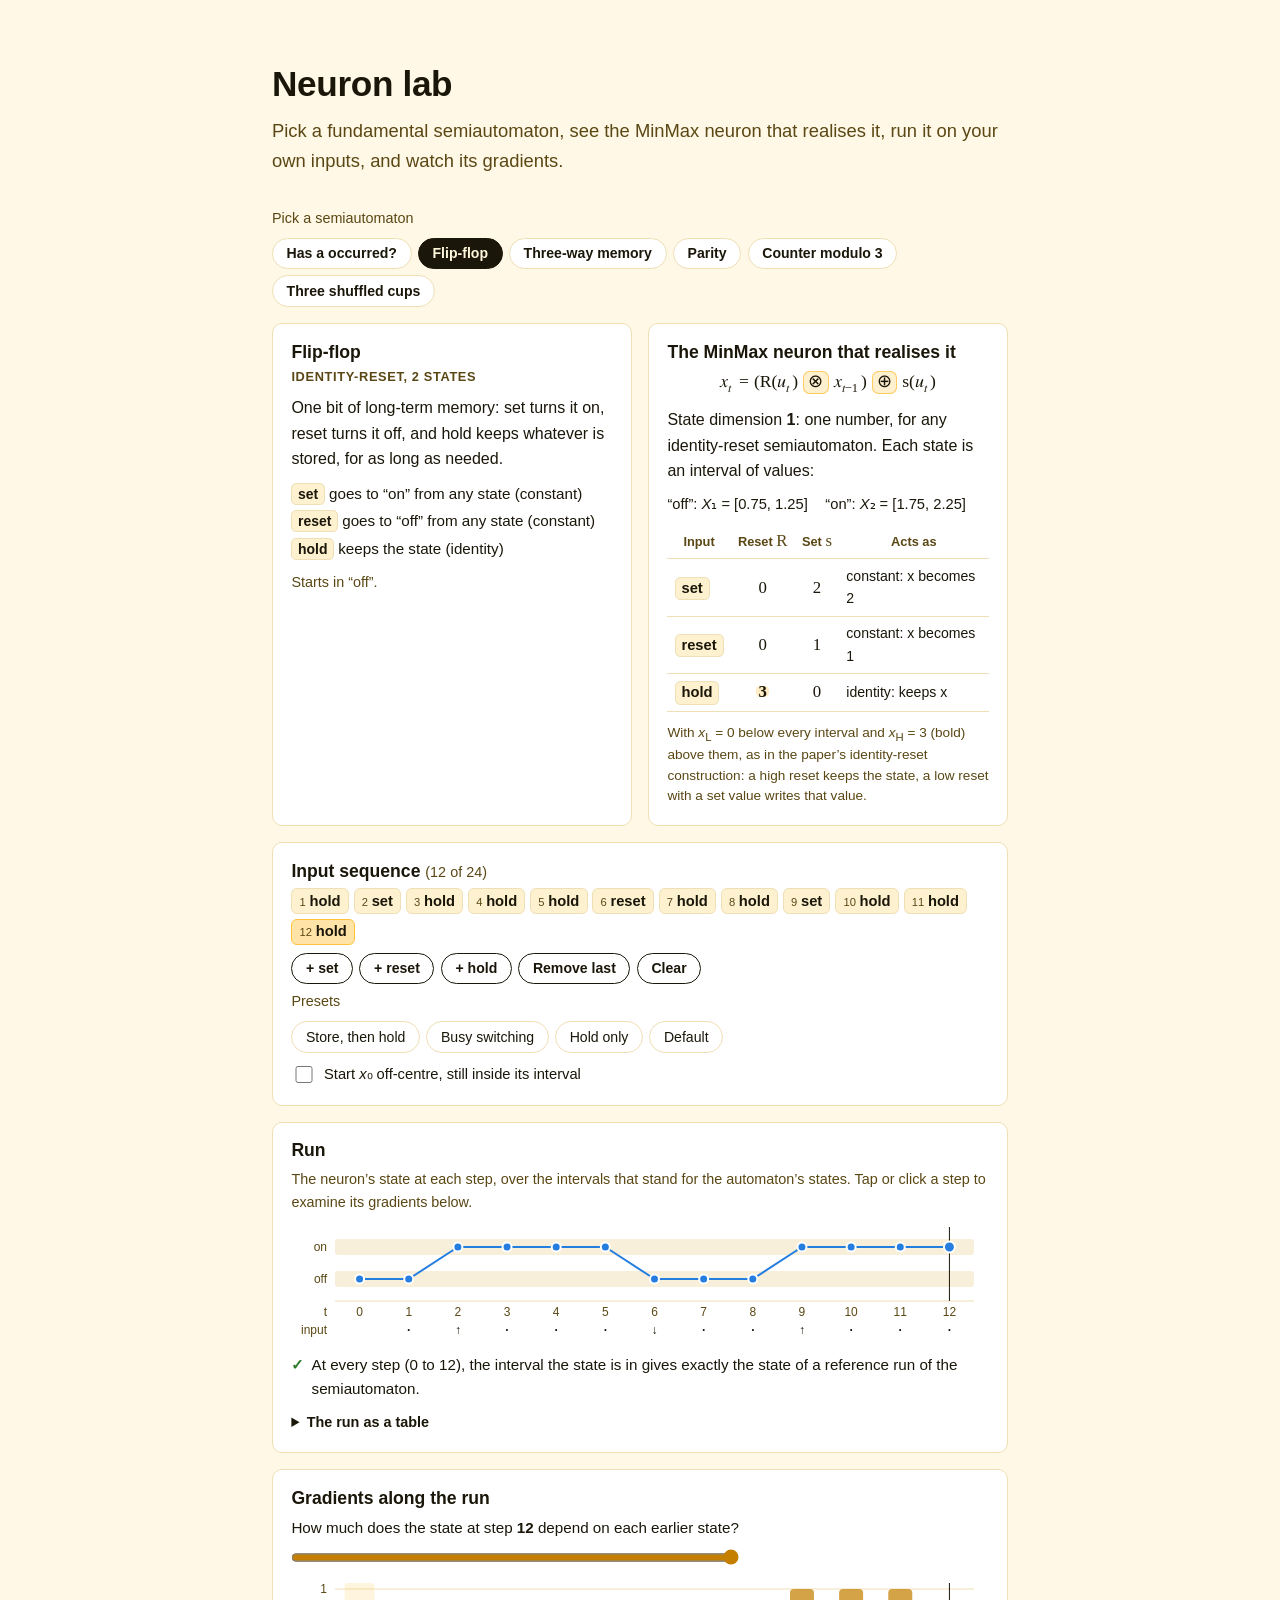
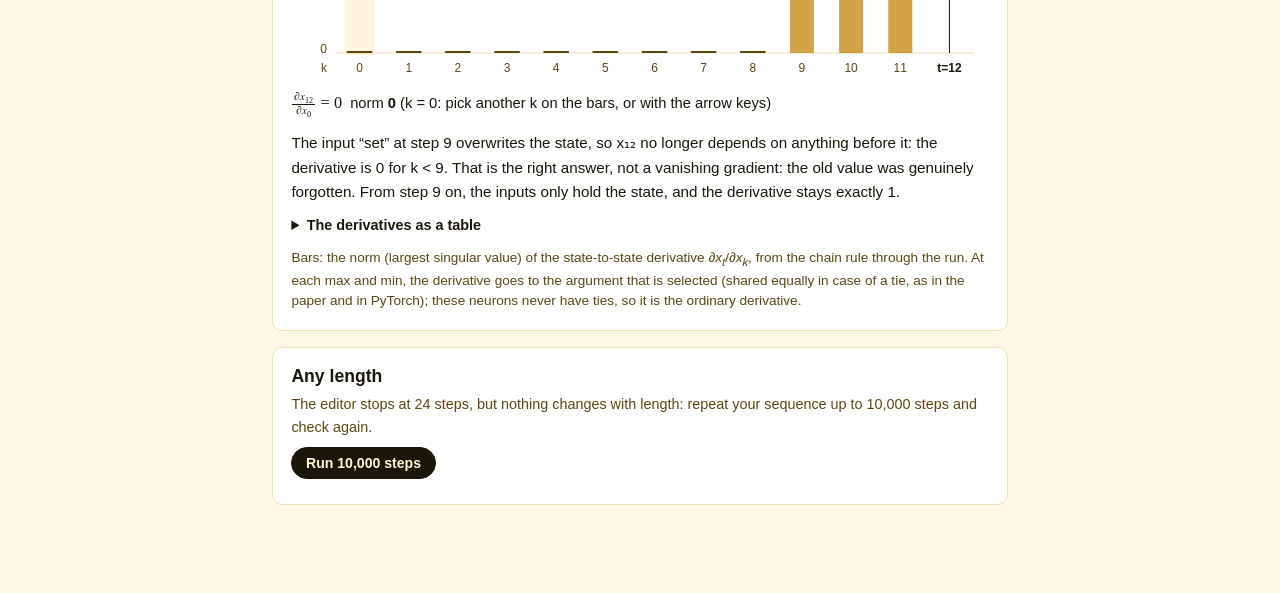
<file: lab.html>
<!doctype html>
<html lang="en">
<head>
  <meta charset="utf-8">
  <meta name="viewport" content="width=device-width, initial-scale=1">
  <title>Neuron lab · MinMax RNCs</title>
  <meta name="robots" content="noindex">
  <meta name="color-scheme" content="light dark">
  <link rel="icon" href="favicon.svg" type="image/svg+xml">
  <link rel="stylesheet" href="assets/style.css">
  <link rel="stylesheet" href="assets/neuron-lab.css">
  <script src="assets/neuron-lab.js" defer></script>
</head>
<body>
  <main>
    <section id="lab" aria-labelledby="lab-title">
      <div class="wrap wide">
        <h2 id="lab-title">Neuron lab</h2>
        <p class="lead">Pick a fundamental semiautomaton, see the MinMax neuron that realises it, run it on your own inputs, and watch its gradients.</p>
        <div class="neuron-lab" data-neuron-lab>
          <p class="note">This interactive lab needs JavaScript.</p>
        </div>
        <script>/* preview only: lab.html?start=s3 opens the lab on that entry */
          (function () { var m = /[?&]start=([\w-]+)/.exec(location.search); if (m) document.querySelector('[data-neuron-lab]').dataset.start = m[1]; })();</script>
      </div>
    </section>
  </main>
</body>
</html>
</file>
<file: assets/style.css>
/* minmaxrnc.org: poster palette (amber bands, cream sections), light and dark. */
:root {
  --band: #ffc13b;
  --page: #fff8e6;
  --card: #ffffff;
  --card-head: #ffe9b0;
  --line: #efdfb4;
  --ink: #1a1609;
  --muted: #5a4714;
  --chip-bg: #1a1609;
  --chip-ink: #fff6dc;
  --chip-hover: #4d3c0c;
  --yes: #2f7a2a;
  --no: #b3261e;
  --track: #f3e8c8;
  --code-bg: #fdf1cf;
  --rule: #dddddd;
  --row-hover: #fff8e6;
  --ours-bar: #ffc13b;
  --recess: rgba(60, 40, 0, 0.22); /* inner shadow of expanded table panels */
  --classic-op: #5b7fa6; /* chips of the usual operators + and × */
  --link-accent: #8f5c00; /* dark amber for small link arrows: readable on cream and white */
  --concept-props: #a65300; /* storyline concept colours: a warm amber-orange, 5.1:1 on cream; slate-blue 7.9:1 */
  --concept-linrec: #2c4f78;
  --concept-ours: #66309a; /* (unused) violet */
  --prop-c: #14a39a; /* the four properties: teal (underlines, bars) */
  --prop-t: #0d6b64; /* teal text, about 6:1 on cream */
  --minmax-t: #8f5c00; /* MinMax text: dark amber */
  --ours-mark: #f5ab00; /* bright amber, a touch deeper than #ffc13b so it holds up on white */
}
@media (prefers-color-scheme: dark) {
  :root {
    --band: #221d0e;
    --page: #15120a;
    --card: #1f1b10;
    --card-head: #2b2513;
    --line: #3a3218;
    --ink: #fff6dc;
    --muted: #d9c48c;
    --chip-bg: #ffc13b;
    --chip-ink: #1a1609;
    --chip-hover: #ffd877;
    --yes: #7fcf73;
    --no: #ff8a80;
    --track: #2e2814;
    --code-bg: #2b2513;
    --rule: #3d3d3d;
    --row-hover: #28220f;
    --ours-bar: #d9a031;
    --recess: rgba(0, 0, 0, 0.6);
    --classic-op: #8fb3dc;
    --link-accent: #ffc13b;
    --concept-props: #ffc13b;
    --concept-linrec: #b5d0ee;
    --concept-ours: #c9a7f0;
    --prop-c: #2dd4bf;
    --prop-t: #5eead4;
    --minmax-t: #ffc13b;
    --ours-mark: #ffc13b;
  }
}

* { box-sizing: border-box; }
html { scroll-behavior: smooth; }
body {
  margin: 0;
  background: var(--page);
  color: var(--ink);
  font-family: -apple-system, BlinkMacSystemFont, "Helvetica Neue", "Segoe UI", Roboto, Arial, sans-serif;
  font-size: 1.0625rem;
  line-height: 1.6;
}
a { color: inherit; }
:focus-visible { outline: 3px solid var(--ink); outline-offset: 3px; }

/* ---------- hero ---------- */
.hero {
  background: var(--band);
  padding: 4.5rem 1rem 4rem;
  text-align: center;
}
.hero-inner { max-width: 68rem; margin: 0 auto; }
h1 {
  margin: 0;
  font-size: clamp(2.25rem, 7vw, 4.5rem);
  font-weight: 800;
  line-height: 1.08;
  letter-spacing: -0.02em;
  text-wrap: balance;
}
.tagline { margin: 1rem 0 0; font-size: clamp(1.15rem, 3vw, 1.6rem); }
.keywords {
  display: flex;
  flex-wrap: wrap;
  justify-content: center;
  gap: 0.5rem 1.75rem;
  margin: 2.25rem 0 0;
  padding: 0;
  list-style: none;
  color: var(--muted);
  font-size: 0.8rem;
  font-weight: 600;
  letter-spacing: 0.09em;
  text-transform: uppercase;
}
.links {
  display: flex;
  flex-wrap: wrap;
  justify-content: center;
  gap: 0.55rem;
  margin-top: 2rem;
}
.links a { /* secondary to the title and tagline: compact chips */
  padding: 0.45rem 0.95rem;
  font-size: 0.88rem;
  border-radius: 999px;
  background: var(--chip-bg);
  color: var(--chip-ink);
  font-weight: 600;
  line-height: 1.2;
  text-decoration: none;
  transition: background-color 0.15s;
}
.links a:hover { background: var(--chip-hover); }

/* ---------- sections ---------- */
main section { padding: 4rem 1rem; }
/* section numbers, matching the storyline steps */
/* number hanging in the heading's left indent: wrapped lines align with the text, whatever the markup */
h2:has(> .sec-n) { position: relative; padding-left: 1.48em; text-wrap: balance; } /* balanced breaks when a heading wraps */
@media (min-width: 52rem) { /* wide screens: the number hangs in the left margin, so headings keep their full width and align with the text */
  h2:has(> .sec-n) { padding-left: 0; }
  h2 > .sec-n { left: -2.7em; } /* in the number's own (smaller) em: its width plus a gap */
}
.sec-n { position: absolute; left: 0; top: 0.2em; display: grid; place-items: center; width: 1.6em; height: 1.6em; border-radius: 50%; background: var(--ours-bar); color: #1a1609; font-size: 0.55em; font-weight: 800; line-height: 1; letter-spacing: 0; }
/* "Explore MinMax RNCs": the page's storyline under the hero, numbered steps joined by a line */
.storyline { padding: 2.2rem 1rem 2.4rem; background: var(--page); border-bottom: 1px solid var(--line); }
.storyline .wrap.wide { max-width: 76rem; } /* the storyline may use more width than the reading column */
.storyline h2 { margin: 0 0 1.2rem; font-size: 1.3rem; font-weight: 800; color: var(--ink); } /* normal case: keeps the casing of "MinMax RNCs" */
.storyline ol { list-style: none; margin: 0; padding: 0; display: grid; grid-template-columns: repeat(5, 1fr); gap: 0 0.4rem; position: relative; } /* the middle step is as wide as its lines need */
.storyline ol::before { content: ""; position: absolute; top: 1.05rem; left: calc((100% - 21.5rem - 1.6rem) / 8); right: calc((100% - 21.5rem - 1.6rem) / 8); height: 2px; background: var(--ours-bar); } /* the line joining the steps */
.storyline a { position: relative; display: flex; flex-direction: column; align-items: center; text-align: center; gap: 0.3rem; color: inherit; text-decoration: none; padding: 0 0.2rem; }
.storyline .step-n { display: grid; place-items: center; width: 2.1rem; height: 2.1rem; border-radius: 50%; background: var(--ours-bar); color: #1a1609; font-weight: 800; font-size: 0.95rem; box-shadow: 0 0 0 4px var(--page); transition: transform 0.15s; }
.storyline .step-t { font-weight: 800; color: var(--ink); line-height: 1.25; margin-top: 0.2rem; }
.storyline .step-d .ph { display: inline-block; } /* phrases kept together: lines break between phrases */
.storyline .step-d { font-size: 0.8rem; line-height: 1.35; color: var(--muted); }
.storyline a:hover .step-n { transform: scale(1.1); }
.storyline a:hover .step-t { text-decoration: underline; text-decoration-color: var(--rule); text-underline-offset: 0.18em; }
.storyline a:focus-visible { outline: 2px solid var(--ink); outline-offset: 4px; border-radius: 6px; }
/* vertical timeline: when the five steps do not fit side by side (main.js measures it and sets .is-vertical);
   without JS, below 73rem */
.storyline.is-vertical ol { grid-template-columns: 1fr; gap: 0.9rem; }
.storyline.is-vertical ol::before { top: 0.5rem; bottom: 0.5rem; left: 1.0rem; right: auto; width: 2px; height: auto; }
.storyline.is-vertical a { display: grid; grid-template-columns: 2.1rem 1fr; column-gap: 0.85rem; align-items: start; text-align: left; }
.storyline.is-vertical .step-n { grid-row: 1 / span 2; }
.storyline.is-vertical .step-t { margin-top: 0.15rem; }
@media (max-width: 73rem) {
  html:not(.js) .storyline ol { grid-template-columns: 1fr; gap: 0.9rem; }
  html:not(.js) .storyline ol::before { top: 0.5rem; bottom: 0.5rem; left: 1.0rem; right: auto; width: 2px; height: auto; }
  html:not(.js) .storyline a { display: grid; grid-template-columns: 2.1rem 1fr; column-gap: 0.85rem; align-items: start; text-align: left; }
  html:not(.js) .storyline .step-n { grid-row: 1 / span 2; }
  html:not(.js) .storyline .step-t { margin-top: 0.15rem; }
}
/* chevron under the steps: the page goes on below */
.storyline-more { display: grid; place-items: center; width: 2.4rem; height: 2.4rem; margin: 1.4rem auto 0; border-radius: 50%; color: var(--ink); animation: nudge 2.2s ease-in-out infinite; }
.storyline-more:hover { background: color-mix(in srgb, var(--ink) 8%, transparent); }
.storyline-more:focus-visible { outline: 2px solid var(--ink); outline-offset: 2px; }
@keyframes nudge { 0%, 60%, 100% { transform: translateY(0); } 30% { transform: translateY(5px); } }
.storyline { padding-bottom: 1.2rem; }
@media (prefers-reduced-motion: reduce) { .storyline .step-n { transition: none; } .storyline-more { animation: none; } }
main section:nth-of-type(even) { background: var(--card-head); }
/* one column width for every section, set for reading: about 85 characters per line */
.wrap, .wrap.wide { max-width: 46rem; margin: 0 auto; }
h2 {
  margin: 0 0 0.75rem;
  font-size: clamp(1.6rem, 4vw, 2.2rem);
  font-weight: 800;
  line-height: 1.15;
  letter-spacing: -0.01em;
  text-wrap: balance;
}
h2 .ph { display: inline-block; } /* heading phrases: lines break between them, and inside one only if it alone is too long */
h3 { margin: 0 0 0.35rem; font-size: 1.1rem; line-height: 1.3; }
h3.subsection { margin: 2.25rem 0 0.75rem; font-size: 1.3rem; }
.lead + h3.subsection { margin-top: 1.75rem; }
.lead { margin: 0 0 2rem; font-size: 1.15rem; color: var(--muted); }
p { margin: 0 0 1rem; }
.note { font-size: 0.9rem; color: var(--muted); }
.todo {
  background: #ffe066;
  color: #1a1609;
  padding: 0 0.3em;
  border-radius: 3px;
  font-size: 0.85em;
  font-weight: 600;
}

/* property cards */
main section { container-type: inline-size; } /* lets the cards' title react to the section width */
/* the cards keep to the reading column; two columns where each card gets at least 22rem
   (the efficiency subtitle then breaks before "&" when needed) */
.cards {
  display: grid;
  grid-template-columns: 1fr; /* one card per row */
  gap: 1rem;
}
/* centred over the cards, with a bracket below spanning the whole grid: ┌──┐ */
h3.cards-title { position: relative; text-align: center; margin-bottom: 1rem; padding-bottom: 1.05rem; }
h3.cards-title::after { content: ""; position: absolute; left: 0; right: 0; bottom: 0; height: 0.55rem; border: 2px solid color-mix(in srgb, var(--ours-bar) 75%, transparent); border-bottom: 0; border-radius: 8px 8px 0 0; }
@container (max-width: 44.99rem) { /* one column: a plain, left-aligned title, no bracket (two columns need 2 × 22rem + 1rem) */
  h3.cards-title { text-align: left; padding-bottom: 0; margin-bottom: 0.75rem; }
  h3.cards-title::after { content: none; }
}
.card {
  background: var(--card);
  border: 1px solid var(--line);
  border-radius: 10px;
  padding: 1.25rem 1.35rem;
}
.card p { margin: 0; }
.card h3 { margin-bottom: 0.1rem; }
.card-head { display: flex; align-items: flex-start; gap: 0.85rem; margin-bottom: 0.6rem; } /* icon level with the first line of the title */
.card-head .card-sub { margin-bottom: 0; }
.property-icon { flex: none; width: 2.75rem; height: 2.75rem; }
.card-head h3 { margin: 0; }
.compare thead .th-icon { display: block; width: 1.75rem; height: 1.75rem; margin: 0 auto 0.3rem; }
@media (max-width: 44rem) { /* rotated headers: icons pinned to a common top line */
  table.compare thead th:not(:first-child) { position: relative; padding-top: 2.6rem; } /* table.: outranks the rotated-header padding rule */
  .compare thead .th-icon { position: absolute; top: 0.55rem; left: 50%; transform: translateX(-50%); width: 1.5rem; height: 1.5rem; margin: 0; }
}
.card p.card-sub { margin: 0 0 0.6rem; font-size: 0.9rem; font-weight: 500; color: var(--muted); }
.card-sub b { font-weight: 700; }

/* comparison table */
.table-scroll { position: relative; overflow-x: auto; margin: 0 -1rem; padding: 0 1rem; } /* relative: keeps the .sr labels inside the scroll box */
table.compare {
  width: 100%;
  min-width: 34rem;
  border-collapse: separate;
  border-spacing: 0;
  background: var(--card);
  border-radius: 10px;
  overflow: hidden;
  font-size: 0.95rem;
}
.compare th, .compare td {
  padding: 0.75rem 0.8rem;
  border-bottom: 1px solid var(--rule);
  text-align: center;
  vertical-align: middle;
}
.compare th:first-child, .compare td:first-child { text-align: left; }
.compare thead th:first-child, .compare tbody tr:not(.detail) > :first-child { background: color-mix(in srgb, var(--card-head) 40%, var(--card)); } /* the row-name column: a soft amber tint */
.compare thead > tr { background: var(--card); } /* light header, so the property icons need no badge */
.compare thead th { padding-top: 0.7rem; padding-bottom: 0.5rem; font-size: 0.8rem; letter-spacing: 0.06em; text-transform: uppercase; color: var(--ink); border-bottom: 3px solid var(--ours-bar); vertical-align: bottom; } /* bottom: header labels share a line under the icons */
.compare thead th:first-child { font-size: 0.95rem; vertical-align: middle; } /* the row-name column: larger, centred */
.compare thead th:not(:first-child) { font-size: 0.74rem; letter-spacing: 0.05em; } /* property headers: compact, so each sits clear of its column edges */
/* Headers never break inside a word: the type shrinks with the viewport, down to
   0.7rem, so the longest (EXPRESSIVITY) fits its column; below that the table scrolls sideways. */
.compare thead th:not(:first-child) { padding-left: 0.3rem; padding-right: 0.3rem; overflow-wrap: normal; hyphens: none; }
@media (max-width: 62rem) {
  .compare thead th { font-size: clamp(0.7rem, calc(1.7vw - 2px), 0.8rem); letter-spacing: 0.04em; }
  .compare thead th:not(:first-child) { font-size: clamp(0.66rem, calc(1.55vw - 2px), 0.74rem); }
  .compare thead th:first-child { font-size: clamp(0.8rem, calc(1.9vw - 2px), 0.95rem); }
}
.compare tbody th { font-weight: 700; white-space: nowrap; } /* names and their examples never wrap; the column sizes below leave room */
.compare .eg { display: block; font-weight: 400; font-size: 0.85rem; color: var(--muted); }
/* comparison table: fixed columns */
/* Wide screens: names get 15rem. Narrower: the property columns get just what their
   headers need and the names take the rest, down to 8.75rem; below that the table scrolls. */
table.compare { table-layout: fixed; }
.compare col.c-arch { width: 15rem; } /* each line of a row name fits on one line */
@media (max-width: 62rem) {
  .compare col.c-arch { width: auto; }
  .compare col:not(.c-arch) { width: 6.6rem; }
  table.compare { min-width: calc(4 * 6.6rem + 8.75rem); }
}
@media (max-width: 48.5rem) { /* header type at its 0.7rem floor */
  .compare col:not(.c-arch) { width: 5.9rem; }
  table.compare { min-width: calc(4 * 5.9rem + 8.75rem); }
}
/* Phones: property headers turn sideways (read bottom to top), so their columns only
   need to fit a mark and the whole table fits common phone widths without scrolling. */
@media (max-width: 44rem) {
  table.compare { min-width: calc(4 * 2.4rem + 7.5rem); }
  /* names get about their one-line width; the mark columns share what is left */
  .compare col.c-arch { width: 17.5rem; }
  .compare col:not(.c-arch) { width: auto; }
}
@media (min-width: 44.01rem) { /* above phones: names get the 15rem they need on one line, the four property columns share the rest equally */
  .compare col.c-arch { width: 15rem; }
  .compare col:not(.c-arch) { width: auto; }
  table.compare { min-width: 0; }
}
@media (max-width: 30rem) { .compare col.c-arch { width: 15rem; } } /* smaller type below 30rem */
@media (max-width: 26.6rem) { /* too narrow for that: marks get just their width, names the rest */
  .compare col.c-arch { width: auto; }
  .compare col:not(.c-arch) { width: 2.4rem; }
}
@media (max-width: 24.3rem) { /* smallest phones: slimmer mark columns, and row names scaled so each line still fits */
  .compare col:not(.c-arch) { width: 2rem; }
  .compare tbody th { font-size: min(0.85rem, calc((100vw - 2rem - 8rem - 0.9rem) / 13.9)); }
  .compare tbody th .eg { font-size: 0.88em; }
}
@media (max-width: 44rem) {
  .compare thead th { vertical-align: bottom; }
  .compare thead th:first-child { font-size: 0.8rem; vertical-align: middle; }
  .compare thead th { font-size: 0.7rem; letter-spacing: 0.04em; } /* all headers alike */
  .compare thead th:not(:first-child) { padding: 0.6rem 0 0.5rem; }
  .compare thead th:not(:first-child) > span { display: inline-block; writing-mode: vertical-rl; transform: rotate(180deg); white-space: nowrap; }
  .compare td { padding-left: 0; padding-right: 0; }
}
/* the lead, then an arrow, then the statement: bold, in full ink */
.verdict-lead .sep { margin: 0 0.4em 0 0.15em; color: var(--link-accent); font-weight: 800; }
.verdict-lead .punch { color: var(--ink); font-weight: 800; }
@media (min-width: 30.01rem) { .verdict-lead .punch-wrap { white-space: nowrap; } } /* the arrow and its statement move to the next line together */
/* on a line of its own (main.js sets .wrapped): a little extra space above it, and where the
   page margin has room, the arrow hangs in it, so "MinMax RNCs" lines up with the line above */
.verdict-lead.wrapped .punch-wrap { display: block; margin-top: 0.3em; }
@media (min-width: 49rem) { .verdict-lead.wrapped .sep { display: inline-block; width: 1.25em; margin: 0 0 0 -1.25em; } }
@media (min-width: 30.01rem) { .compare tbody tr:not(.detail) { height: 4.45rem; } } /* fallback; main.js equalises */
.compare tbody tr:last-child > *,
.compare tbody tr:nth-last-child(2):has(+ tr.detail[hidden]) > * { border-bottom: 0; }
/* expandable rows: main.js wraps each row name in a toggle button */
.compare tr.expandable { cursor: pointer; }
/* MinMax RNCs: an amber sparkle after the name */
.nowrap { white-space: nowrap; }
.ours-mark { width: 0.95em; height: 0.95em; margin-left: 0.3em; vertical-align: -0.08em; fill: var(--ours-mark); }
.compare .row-toggle {
  display: block; width: 100%; padding: 0; margin: 0;
  background: none; border: 0; font: inherit; color: inherit; text-align: left; cursor: pointer;
}
.compare .row-toggle:focus-visible { outline: 2px solid var(--ink); outline-offset: 4px; border-radius: 2px; }
.compare .why-cue {
  display: flex; width: fit-content; align-items: center; gap: 0.25rem; margin-top: 0.1rem;
  font-size: 0.8rem; font-weight: 600; color: var(--muted);
  text-decoration: underline; text-decoration-color: var(--rule); text-underline-offset: 3px;
}
.compare tr.expandable:hover .why-cue, .compare tr.open .why-cue { color: var(--ink); text-decoration-color: currentColor; }
.compare .why-cue .chev { transition: transform 0.15s ease; }
.compare tr.open .why-cue .chev { transform: rotate(180deg); }
@media (prefers-reduced-motion: reduce) { .compare .why-cue .chev { transition: none; } }
@media (max-width: 30rem) { .compare .why-cue { font-size: 0.75rem; } }
.compare tr.detail > td { padding: 0.9rem 1rem 1rem; background: var(--row-hover); text-align: left; box-shadow: inset 0 7px 8px -7px var(--recess), inset 0 -7px 8px -7px var(--recess); } /* recessed: an expanded panel, under its row */
/* smooth opening (main.js): the padding moves into the animated box, so it can shrink to 0 */
.compare tr.detail > td.animated { padding: 0; }
.detail-clip { overflow: hidden; transition: height 0.3s ease, opacity 0.3s ease; }
.detail-clip.shut { opacity: 0; }
.detail-body { padding: 0.9rem 1rem 1rem; }
@media (prefers-reduced-motion: reduce) { .detail-clip { transition: none; } }
.why-list {
  list-style: none; margin: 0; padding: 0;
  display: grid; grid-template-columns: 1fr 1fr; gap: 0.75rem 1.5rem;
  font-size: 0.9rem; line-height: 1.45; color: var(--muted);
}
.why-list b { color: var(--ink); margin-right: 0.2rem; }
.why-list b::after { content: ":"; } /* separator between label and text */
.why-list .why-icon { width: 1.35em; height: 1.35em; margin-right: 0; vertical-align: -0.35em; } /* the property icon when satisfied, its broken variant when not */
/* the drawings reach different distances from the right edge of their 64-unit box
   (expressivity and efficiency leave 10 units, stability and sensitivity 4 to 6):
   pad the last two so every icon sits the same visual distance from its label */
.why-list .why-icon[src*="stability"] { margin-right: calc(1.35em * 4 / 64); }
.why-list .why-icon[src*="sensitivity"] { margin-right: calc(1.35em * 6 / 64); }
.why-list { max-width: calc(100vw - 4rem); } /* stay within view when the table scrolls */
@media (max-width: 30rem) { .why-list { grid-template-columns: 1fr; } }
.yes, .no { font-size: 1.15rem; font-weight: 700; }
.yes { color: var(--yes); }
.no { color: var(--no); }
.sr { position: absolute; width: 1px; height: 1px; overflow: hidden; clip: rect(0 0 0 0); white-space: nowrap; }

/* references: styled like the News list on ronca.me (whole item is the link, arrow on hover);
   they sit as footnotes at the bottom of each Why panel */
.refs.why-refs { display: grid; grid-template-columns: repeat(2, auto); justify-content: start; gap: 0.15rem 2rem; align-items: start; margin: 0.75rem 0 0; padding-top: 0.45rem; border-top: 1px solid var(--rule); font-size: 0.75rem; }
.refs.why-refs li { padding: 0.1rem 0; border-radius: 0; }
.refs.why-refs li:hover { background: none; }
@media (max-width: 34rem) { .refs.why-refs { grid-template-columns: 1fr; } } /* columns sized to their entries; one column on phones */
.refs { list-style: none; margin: 0; padding: 0; font-size: 0.9rem; color: var(--muted); }
.refs li { position: relative; margin: 0; padding: 0.4rem 0.6rem; border-radius: 8px; transition: background 0.15s; }
.refs li b { color: var(--ink); }
.refs a { color: inherit; text-decoration: none; }
.refs a::after { content: ""; position: absolute; inset: 0; border-radius: inherit; } /* the whole item is clickable */
.refs .arrow { display: inline-block; width: 0.95em; height: 0.95em; margin-left: 0.35em; vertical-align: -0.1em; color: var(--link-accent); transition: transform 0.15s; }
.refs .arrow path { stroke-width: 1.9; }
.refs li:hover { background: color-mix(in srgb, var(--card) 70%, transparent); }
.refs li:hover a > span { text-decoration: underline; text-decoration-color: var(--rule); text-underline-offset: 0.18em; }
.refs li:hover .arrow { transform: translate(2px, -2px); }
.refs li:hover a[href^="#"] .arrow { transform: translateY(2px); } /* in-page link: the down arrow nudges down */
.refs a:focus-visible { outline: none; }
.refs li:has(a:focus-visible) { outline: 2px solid var(--ink); outline-offset: 2px; }
@media (prefers-reduced-motion: reduce) { .refs li, .refs .arrow { transition: none; } }

/* the idea */
.formula {
  margin: 1.5rem 0;
  padding: 1.1rem 1rem;
  background: var(--card);
  border: 1px solid var(--line);
  border-radius: 10px;
  text-align: center;
  font-size: clamp(1.2rem, 4.2vw, 1.65rem);
}
.formula [data-notation-panel], .formula math { overflow: visible; } /* no scrolling: the equations are sized to fit (see the phone rules below) */
.formula math[display="block"] + math[display="block"] { margin-top: 0.6rem; }
.formula math.narrow-only { display: none; }
@media (max-width: 30rem) {
  .formula { padding-inline: 0.6rem; } /* phones: more room for the equations, which never scroll */
  .formula math.wide-only { display: none; }
  .formula math.narrow-only { display: block math; }
}
/* "See more" at the end of a paragraph (main.js): a link-style button that shows the panel below */
.see-more { display: inline-flex; align-items: center; gap: 0.2em; margin-left: 0; padding: 0; border: 0; background: none; font: inherit; font-weight: 600; color: var(--ink); cursor: pointer; text-decoration: underline; text-decoration-color: var(--rule); text-underline-offset: 0.18em; white-space: nowrap; }
.see-more[hidden] { display: none; }
.see-more:hover { text-decoration-color: currentColor; }
.see-more:focus-visible { outline: 2px solid var(--ink); outline-offset: 2px; border-radius: 3px; }
/* both labels share one grid cell, so "See more" and "See less" take the same width and never reflow the line */
.see-more .sm-labels { display: inline-grid; justify-items: start; }
.see-more .sm-labels > span { grid-area: 1 / 1; }
.see-more .when-open, .see-more[aria-expanded="true"] .when-closed { visibility: hidden; }
.see-more[aria-expanded="true"] .when-open { visibility: visible; }
.see-more .chev { flex: none; width: 0.8em; height: 0.8em; transition: transform 0.2s ease; }
.see-more[aria-expanded="true"] .chev { transform: rotate(180deg); }
/* the panel it opens: set off by a thin amber rule on its left */
.more-body { margin: 0 0 1.5rem 0.36rem; padding: 0.35rem 0 0.1rem 1.1rem; border-left: 2px solid color-mix(in srgb, var(--ours-bar) 70%, transparent); }
.more-body[hidden] { display: none; }
.more-body > :first-child { margin-top: 0; }
.more-body > :last-child { margin-bottom: 0; }
@media (prefers-reduced-motion: reduce) { .see-more .chev { transition: none; } }
.formula-flow { display: grid; grid-template-columns: 1fr auto 1fr; align-items: stretch; gap: 0.3rem 1.5rem; margin: -0.75rem 0 1.5rem; } /* linear recurrence -> MinMax recurrence: titles above two cards */
.formula-flow .formula { margin: 0; padding: 0.6rem 0.75rem; display: flex; align-items: center; justify-content: center; font-size: clamp(1rem, 3.4vw, 1.3rem); } /* smaller than the neuron equations below */
.formula-flow .card-t { font-size: 0.8rem; font-weight: 600; color: var(--muted); line-height: 1.2; text-align: center; } /* card title, right above its card */
.formula-flow .ft1 { grid-area: 1 / 1; } .formula-flow .ft2 { grid-area: 1 / 3; }
.formula-flow .fc1 { grid-area: 2 / 1; } .formula-flow .fc2 { grid-area: 2 / 3; }
.formula-flow .to { grid-area: 2 / 2; align-self: center; font-size: 1.6rem; line-height: 1; color: var(--muted); }
@media (max-width: 44rem) { /* stacked: title, card, arrow, title, card */
  .formula-flow { grid-template-columns: 1fr; gap: 0.3rem; }
  .formula-flow .ft1 { grid-area: 1 / 1; } .formula-flow .fc1 { grid-area: 2 / 1; }
  .formula-flow .to { grid-area: 3 / 1; justify-self: center; transform: rotate(90deg); margin: 0.2rem 0; }
  .formula-flow .ft2 { grid-area: 4 / 1; } .formula-flow .fc2 { grid-area: 5 / 1; }
}
.formula-pair { display: grid; grid-template-columns: 1fr 1fr; gap: clamp(0.5rem, 2vw, 1rem); margin: 1.5rem 0; } /* two equation cards, always in one row */
.formula-pair .formula { margin: 0; min-width: 0; padding: 0.7rem 0.75rem; display: flex; align-items: center; justify-content: center; container-type: inline-size; }
.formula-pair .formula math { font-size: min(1.65rem, 10.6cqi); } /* as large as the card allows, up to the other equations' size */
.formula.formula-sm { font-size: clamp(1rem, 3.6vw, 1.35rem); }
.formula.formula-sm math[display="block"] + math[display="block"] { margin-top: 0.9rem; }
@media (max-width: 22rem) { .formula.formula-sm { font-size: 0.94rem; } }
.formula-note { max-width: 34rem; margin: 0.8rem auto 0; font-size: 0.85rem; line-height: 1.55; color: var(--muted); }
/* notation toggle: file-folder tabs on the card's top edge. The selected tab is joined to the
   card (same face, no border between them), as if pulled to the front; the other sits behind. */
.formula:has(.notation-tabs:not([hidden])) { position: relative; margin-top: 3.1rem; border-top-left-radius: 0; }
.formula .notation-tabs {
  position: absolute; bottom: calc(100% - 1px); left: -1px; margin: 0; z-index: 1;
  display: flex; align-items: flex-end; gap: 0.2rem; padding: 0;
  background: none; border: 0; border-radius: 0; font-size: 0.75rem; line-height: 1.3;
}
.formula .notation-tabs button {
  position: relative; margin: 0 0 1px; padding: 0.2rem 0.85rem 0.34rem; white-space: nowrap;
  font-weight: 600; color: var(--muted);
  background: color-mix(in srgb, var(--line) 45%, var(--page));
  border: 1px solid var(--line); border-bottom: 0; border-radius: 8px 8px 0 0;
}
.formula .notation-tabs button:hover { color: var(--ink); }
.formula .notation-tabs button[aria-pressed="true"] {
  margin-bottom: 0; padding-top: calc(0.34rem + 1px); padding-bottom: calc(0.34rem + 1px); /* even padding; grows upward only (labels stay put) and covers the card's border */
  color: var(--ink); background: var(--card); z-index: 1;
}
.notation-tabs math { font-size: 1.1em; }
.formula .notation-tabs .tabs-label { align-self: center; margin: 0 0 1px 0.5rem; font-size: 0.95em; font-weight: 500; font-style: italic; color: var(--muted); white-space: nowrap; } /* says what the tabs choose */
.formula .notation-tabs .tabs-label::before { content: "\2190\00a0"; font-style: normal; } /* ← pointing at the tabs */
@media (max-width: 30rem) { .neurons-general .formula math[display="block"] { font-size: 0.76em; } }
math { font-family: "STIX Two Math", "Cambria Math", "Latin Modern Math", math; }
p math, h2 math { font-size: 1.08em; } /* maths fonts run small next to the sans-serif text */
h2 math { font-weight: 400; }
/* operator chips: + × ⊕ ⊗ max min, shown as objects worth attention, in text and in equations.
   Each is an <mpadded class="op" height="0.88em" depth="0.32em">: a fixed box on the baseline, so every chip has the
   same height and alignment whatever its glyph. */
mpadded.op { padding: 0.07em 0.34em; margin-inline: 0.1em; border-radius: 0.38em; background: color-mix(in srgb, var(--ours-bar) 24%, transparent); box-shadow: inset 0 0 0 1px color-mix(in srgb, var(--ours-bar) 75%, transparent); color: var(--ink); }
mpadded.op.classic { background: color-mix(in srgb, var(--classic-op) 16%, transparent); box-shadow: inset 0 0 0 1px color-mix(in srgb, var(--classic-op) 55%, transparent); } /* the usual + and ×: cool slate, vs amber for MinMax's max and min */
.formula mpadded.op, .stepper mpadded.op { margin-inline: 0.06em; } /* inside equations: a little tighter */
h2 mpadded.op { padding-inline: 0.24em; margin-inline: 0.06em; } /* compact in headings, so they stay on one line */
h2 math:has(mpadded.op) { font-size: 0.88em; vertical-align: 0.02em; }
h2 .sec-sub { display: block; margin: 0.4rem 0 0.5rem; font-size: max(0.66em, 1.3rem); font-weight: 600; line-height: 1.35; color: var(--muted); } /* a heading's second line, in the storyline's words */
/* title and subheader share a line when there is room (main.js marks that with .sub-inline), split by a thin amber rule */
h2 .sec-t:has(> .sec-sub) { display: flex; flex-wrap: wrap; align-items: baseline; }
h2.sub-inline .sec-sub { margin: 0; }
h2.sub-inline .sec-sub::before { content: ""; display: inline-block; width: 2px; height: 1.05em; margin: 0 0.6em 0 0.65em; vertical-align: -0.15em; border-radius: 1px; background: var(--ours-bar); }

.stepper {
  margin: 1.5rem 0;
  background: var(--card);
  border: 1px solid var(--line);
  border-radius: 10px;
  padding: 1.1rem;
}
.stepper h4 { margin: 0 0 0.25rem; font-size: 1.1rem; line-height: 1.3; }
.stepper table { width: 100%; border-collapse: collapse; margin-top: 0.75rem; font-variant-numeric: tabular-nums; }
.stepper th, .stepper td { padding: 0.45rem 0.4rem; border-bottom: 1px solid var(--line); text-align: center; }
.stepper thead th { font-size: 0.8rem; color: var(--muted); font-weight: 600; }
.stepper td.calc { font-family: ui-monospace, SFMono-Regular, Menlo, monospace; font-size: 0.88rem; text-align: left; }
.stepper td.state { font-weight: 800; font-size: 1.1rem; }
.stepper input {
  width: 3.2em;
  padding: 0.2rem 0.3rem;
  border: 1px solid var(--line);
  border-radius: 6px;
  background: var(--page);
  color: var(--ink);
  font: inherit;
  text-align: center;
}
.stepper input[readonly] { border-color: transparent; background: transparent; }
.stepper tr.pending td.calc, .stepper tr.pending td.state { opacity: 0.25; }
.stepper tr.current { background: var(--card-head); }
/* scalar "Try it": three views (timeline, gauge, memory) */
[hidden] { display: none !important; } /* hidden always wins over layout rules */
.tl-start { cursor: ns-resize; outline: none; }
.tl-start .hit { fill: transparent; }
.tl-start:hover .tl-dot, .tl-start.dragging .tl-dot { stroke-width: 4; }
.tl-start:focus-visible .hit { stroke: var(--ink); stroke-width: 1.5; stroke-dasharray: 3 3; }
.tl-start.current .tl-dot { fill: var(--ink); }
.tryit-head { display: flex; flex-wrap: wrap; align-items: center; gap: 0.5rem 1rem; }
.tryit-head h4 { margin: 0; }
.stepper .tryit-tabs { margin: 0; padding: 0.15rem; gap: 0.15rem; font-size: 0.8rem; line-height: 1.3; }
.stepper .tryit-tabs button { padding: 0.1rem 0.75rem; }
.tryit-hint { margin: 0.5rem 0 0.25rem; }
.tryit-view svg { display: block; width: 100%; height: auto; margin-top: 0.5rem; touch-action: none; }
.tryit-say { min-height: 3em; margin: 0.4rem 0 0.8rem; font-size: 0.95rem; }
.tryit-view .grid { stroke: var(--line); stroke-width: 1; }
.tryit-view .axis { fill: var(--muted); font-size: 12px; }
@media (max-width: 30rem) { .tryit-view .axis { font-size: 15px; } .memory .cell text { font-size: 15px; } }
/* timeline */
.tl-path { fill: none; stroke: var(--ink); stroke-width: 2.5; stroke-linejoin: round; stroke-linecap: round; }
.tl-path.draw { stroke-dasharray: 1; animation: tl-draw 1s ease-in-out both; }
@keyframes tl-draw { from { stroke-dashoffset: 1; } to { stroke-dashoffset: 0; } }
.tl-dot { fill: var(--card); stroke: var(--ink); stroke-width: 2.5; }
.tl-dot.current { fill: var(--ink); }
.tl-dot.pop { animation: tl-pop 0.25s 0.95s ease-out both; }
@keyframes tl-pop { from { r: 0; } to { r: 6; } }
.tl-marker { cursor: ns-resize; outline: none; }
.tl-marker .hit { fill: transparent; }
.tl-marker .bar { stroke-width: 3; stroke-linecap: round; }
.tl-marker.cap .bar, .tl-marker.cap .tri { stroke: var(--no); fill: var(--no); }
.tl-marker.floor .bar, .tl-marker.floor .tri { stroke: var(--yes); fill: var(--yes); }
.tl-marker.future { opacity: 0.4; }
.tl-marker:hover .bar, .tl-marker.dragging .bar { stroke-width: 5; }
.tl-marker .sym { font-family: "STIX Two Math", "Cambria Math", "Latin Modern Math", math; font-style: normal; font-size: 17px; }
.tl-marker.cap .sym { fill: var(--no); }
.tl-marker.floor .sym { fill: var(--yes); }
@media (max-width: 30rem) { .tl-marker .sym { font-size: 19px; } }
.tl-marker:focus-visible .hit { stroke: var(--ink); stroke-width: 1.5; stroke-dasharray: 3 3; rx: 6; }
/* gauge */
.tryit-view.gauge svg { max-width: 24rem; margin-left: auto; margin-right: auto; }
.gauge .tube-bg { fill: var(--page); }
.gauge .tube { fill: none; stroke: var(--line); stroke-width: 2; }
.gauge .level { fill: var(--ours-bar); transition: transform 0.7s ease-in-out; }
.gauge .level-val { font-size: 18px; font-weight: 800; fill: var(--ink); transition: transform 0.7s ease-in-out; }
.gauge .tick { stroke: var(--muted); }
.gauge .g-marker { transition: transform 0.7s ease-in-out; }
.gauge .g-marker text { font-size: 14px; font-weight: 700; }
.gauge .g-marker.cap .bar, .gauge .g-marker.cap .tri { fill: var(--no); }
.gauge .g-marker.cap text { fill: var(--no); }
.gauge .g-marker.floor .bar, .gauge .g-marker.floor .tri { fill: var(--yes); }
.gauge .g-marker.floor text { fill: var(--yes); }
.gauge.idle .g-marker { opacity: 0.35; }
.gauge .ghost line { stroke: var(--muted); stroke-width: 1.5; stroke-dasharray: 4 4; }
.gauge .ghost text { fill: var(--muted); font-size: 12px; }
.gauge.instant .level, .gauge.instant .level-val, .gauge.instant .g-marker { transition: none; }
.gauge-hist { text-align: center; margin: 0.4rem 0 0; font-size: 0.95rem; color: var(--muted); }
.gauge-hist b { color: var(--muted); font-weight: 600; }
.gauge-hist b.cur { color: var(--ink); font-weight: 800; }
/* memory */
.memory .cell { cursor: pointer; outline: none; }
.memory .cell rect { fill: var(--page); stroke: var(--line); }
.memory .cell text { font-size: 13px; font-weight: 700; fill: var(--muted); pointer-events: none; }
.memory .cell.w rect { fill: var(--yes); stroke: var(--yes); }
.memory .cell.w text { fill: var(--card); }
.memory .cell.r rect { fill: var(--no); stroke: var(--no); }
.memory .cell.r text { fill: var(--card); }
.memory .cell:hover rect, .memory .cell:focus-visible rect { stroke: var(--ink); stroke-width: 2; }
.memory .trace { fill: none; stroke-width: 2.5; stroke-linejoin: round; }
.memory .trace.minmax { stroke: var(--ink); }
.memory .trace.linear { stroke: var(--muted); stroke-dasharray: 6 4; }
.mem-legend { margin: 0.3rem 0 0; font-size: 0.85rem; color: var(--muted); }
.mem-legend .key { display: inline-block; width: 1.6rem; height: 0; vertical-align: middle; border-top: 2.5px solid var(--ink); }
.mem-legend .key.linear { border-top: 2.5px dashed var(--muted); }
@media (prefers-reduced-motion: reduce) { .gauge .level, .gauge .level-val, .gauge .g-marker { transition: none; } }

/* two-entry "Try it": timeline and wiring */
.tl2 svg, .wiring svg { display: block; width: 100%; height: auto; margin-top: 0.5rem; }
.wiring svg { max-width: 26rem; margin-left: auto; margin-right: auto; }
.tl2 .grid, .wiring .grid { stroke: var(--line); }
.tl2 .axis, .wiring .axis { fill: var(--muted); font-size: 12px; }
.tl2-line { fill: none; stroke-width: 3; stroke-linejoin: round; }
.tl2-line.e1 { stroke: var(--ink); }
.tl2-line.e2 { stroke: #EF8633; stroke-dasharray: 7 5; }
.tl2-dot { stroke-width: 2.5; fill: var(--card); }
.tl2-dot.e1 { stroke: var(--ink); }
.tl2-dot.e2 { stroke: #EF8633; }
.tl2-dot.current.e1 { fill: var(--ink); }
.tl2-dot.current.e2 { fill: #EF8633; }
.tl2 .cell { cursor: pointer; outline: none; }
.tl2 .cell rect { fill: var(--page); stroke: var(--line); }
.tl2 .cell text { font-size: 15px; font-weight: 700; fill: var(--muted); pointer-events: none; }
.tl2 .cell.swap rect { fill: var(--ours-bar); stroke: var(--ours-bar); }
.tl2 .cell.swap text { fill: #1a1609; }
.tl2 .cell.future { opacity: 0.55; }
.tl2 .cell:hover rect, .tl2 .cell:focus-visible rect { stroke: var(--ink); stroke-width: 2; }
.wiring .wire path { fill: none; stroke: var(--muted); stroke-width: calc(var(--w, 2) * 1px); stroke-linecap: round; transition: opacity 0.3s; }
.wiring .wire.win path { stroke: var(--yes); }
.wiring .wire text { font-size: 13px; font-weight: 700; fill: var(--muted); }
.wiring .wire-title { font-size: 14px; font-weight: 700; fill: var(--ink); }
.wiring .node circle { fill: var(--card); stroke-width: 3; }
.wiring .node.e1 circle { stroke: var(--ink); }
.wiring .node.e2 circle { stroke: #EF8633; }
.wiring .node text { font-size: 18px; font-weight: 800; fill: var(--ink); }
.tl2 .mem-legend .key.e1 { border-top: 3px solid var(--ink); }
.tl2 .mem-legend .key.e2 { border-top: 3px dashed #EF8633; }
@media (max-width: 30rem) { .tl2 .axis { font-size: 14px; } }

/* two-entry stepper: updates and states are small matrices */
.stepper-2d td.calc { font-family: inherit; font-size: 1.3rem; text-align: center; }
.stepper-2d td.state { font-weight: 400; font-size: 1.3rem; }
#idea mtable { math-style: normal; font-size: 1em; } /* inline matrices: full-size entries */
.stepper-2d mtd, #idea p mtd { padding: 0.05em 0.25em; }
.stepper-2d p.note { margin-bottom: 0.4rem; }

.controls { display: flex; gap: 0.5rem; flex-wrap: wrap; margin-top: 0.9rem; }
button {
  font: inherit;
  font-size: 0.95rem;
  font-weight: 600;
  padding: 0.45rem 1rem;
  border-radius: 999px;
  border: 1px solid var(--ink);
  background: transparent;
  color: var(--ink);
  cursor: pointer;
}
button.primary { background: var(--chip-bg); color: var(--chip-ink); border-color: var(--chip-bg); }
button:disabled { opacity: 0.4; cursor: default; }

/* results */
.headline {
  margin: 0 0 0.5rem;
  font-size: clamp(1.25rem, 3.2vw, 1.6rem); /* a step below the section heading (h2: up to 2.2rem) */
  font-weight: 800;
  line-height: 1.2;
}
.headline em { font-style: normal; color: var(--yes); }
.tabs { display: inline-flex; gap: 0.25rem; padding: 0.25rem; border: 1px solid var(--line); border-radius: 999px; background: var(--card); margin: 1rem 0 1.25rem; }
.tabs button { border: 0; padding: 0.4rem 1rem; }
.tabs button[aria-pressed="true"] { background: var(--chip-bg); color: var(--chip-ink); }
.panels {
  display: grid;
  grid-template-columns: repeat(auto-fit, minmax(min(100%, 17rem), 1fr));
  gap: 1rem;
}
.panel {
  background: var(--card);
  border: 1px solid var(--line);
  border-radius: 10px;
  padding: 1rem 1.1rem 1.1rem;
}
.panel h3 { font-size: 1rem; margin-bottom: 0.6rem; }
.bar-row {
  display: grid;
  grid-template-columns: 6.6rem 1fr 3.4rem;
  align-items: center;
  gap: 0.5rem;
  margin: 0.3rem 0;
  font-size: 0.85rem;
  font-variant-numeric: tabular-nums;
}
.bar-row .name { color: var(--ink); white-space: nowrap; }
.bar-row.ours .name, .bar-row.ours .val { font-weight: 700; }
.bar-row .val { text-align: right; color: var(--muted); white-space: nowrap; }
.track { position: relative; height: 14px; background: var(--track); border-radius: 0 4px 4px 0; }
.fill { position: absolute; inset: 0 auto 0 0; border-radius: 0 4px 4px 0; min-width: 2px; }
.fill.est {
  background-image: repeating-linear-gradient(135deg, rgba(255,255,255,0.55) 0 3px, transparent 3px 7px);
}
.refline { position: absolute; top: -3px; bottom: -3px; width: 0; border-left: 2px dashed var(--ink); opacity: 0.55; }
.stat {
  display: grid;
  grid-template-columns: auto 1fr;
  gap: 0.25rem 1.25rem;
  align-items: center;
  margin-top: 2rem;
  padding: 1.25rem 1.35rem;
  background: var(--card);
  border: 1px solid var(--line);
  border-radius: 10px;
}
.stat .num { font-size: 2.6rem; font-weight: 800; line-height: 1; }
.stat .num-block { display: flex; flex-direction: column; align-items: center; gap: 0.2rem; }
.stat .num-block .num { margin-top: -0.035em; } /* digits sit low in their line box: equal visible gaps to the captions */ /* small captions above and below the number, centred on it */
.stat .num-cap { font-size: 0.8rem; font-weight: 600; color: var(--muted); line-height: 1.2; }
.stat p { margin: 0; }

/* cite */
/* Cite: one card listing the entries; each opens to its BibTeX and has its own copy button */
.cite-list { margin-top: 1rem; background: var(--card); border: 1px solid var(--line); border-radius: 10px; }
.cite-item { position: relative; border-top: 1px solid var(--rule); }
.cite-item:first-child { border-top: 0; }
.cite-item summary { display: flex; flex-wrap: wrap; align-items: baseline; gap: 0.2rem 0.7rem; padding: 0.85rem 14rem 0.85rem 1.1rem; cursor: pointer; list-style: none; }
.cite-item summary::-webkit-details-marker { display: none; } /* no native marker: Safari (old) */
.cite-item summary::marker { content: ""; font-size: 0; } /* Safari 18+, Firefox */
.cite-item .chev { align-self: center; flex: none; color: var(--muted); transition: transform 0.2s ease; }
.cite-item details[open] .chev { transform: rotate(90deg); color: var(--ink); }
.cite-t { font-weight: 700; color: var(--ink); }
.cite-s { font-size: 0.88rem; color: var(--muted); }
.cite-item summary:hover .cite-t { text-decoration: underline; text-decoration-color: var(--rule); text-underline-offset: 0.18em; }
.cite-item summary:focus-visible { outline: 2px solid var(--ink); outline-offset: -2px; border-radius: 8px; }
.cite-body { transition: height 0.3s ease, opacity 0.3s ease; }
.cite-body pre.bib { margin: 0 1.1rem 1rem; }
.cite-actions { position: absolute; top: 0.6rem; right: 1rem; display: flex; align-items: center; gap: 0.9rem; }
.cite-item .copy-bib { font-size: 0.85rem; padding: 0.3rem 0.85rem; }
.cite-link { font-size: 0.88rem; font-weight: 600; color: var(--ink); text-decoration: none; white-space: nowrap; }
.cite-link .arrow { display: inline-block; width: 0.9em; height: 0.9em; margin-left: 0.25em; vertical-align: -0.08em; color: var(--link-accent); transition: transform 0.15s; }
.cite-link .arrow path { stroke-width: 1.9; }
.cite-link:hover { text-decoration: underline; text-decoration-color: var(--rule); text-underline-offset: 0.18em; }
.cite-link:hover .arrow { transform: translate(2px, -2px); }
@media (max-width: 30rem) { /* phones: the copy button goes under the title */
  .cite-item { display: flex; flex-direction: column; }
  .cite-item summary { padding-right: 1.1rem; padding-bottom: 0.4rem; }
  .cite-actions { position: static; order: 1; margin: 0 0 0.8rem 2.6rem; }
}
@media (prefers-reduced-motion: reduce) { .cite-item .chev, .cite-body { transition: none; } }
pre.bib {
  margin: 1rem 0 0.75rem;
  padding: 1rem 1.1rem;
  background: var(--code-bg);
  border: 1px solid var(--line);
  border-radius: 10px;
  overflow-x: auto;
  font-size: 0.85rem;
  line-height: 1.5;
}

/* ---------- footer ---------- */
.byline {
  display: flex;
  flex-wrap: wrap;
  justify-content: center;
  align-items: baseline;
  gap: 0.25rem 0.6em;
  color: var(--muted);
  font-size: 0.9rem;
  text-align: center;
}
footer.byline { padding: 2rem 1rem; background: var(--band); }
.hero-byline { margin: 2.2rem 0 0; }
.byline .item { display: inline-flex; align-items: baseline; gap: 0.6em; }
.byline .sep { margin: 0 0.2em; }
.byline .label { font-size: 0.75rem; font-weight: 600; letter-spacing: 0.09em; text-transform: uppercase; }
.byline .name { color: var(--ink); font-weight: 700; }
.byline a.name { text-decoration: underline; text-decoration-color: color-mix(in srgb, var(--ink) 35%, transparent); text-underline-offset: 0.2em; }
.byline a.name:hover { text-decoration-color: currentColor; }
.byline a { white-space: nowrap; }
@media (max-width: 28rem) {
  .byline { display: grid; grid-template-columns: auto auto; justify-content: center; text-align: left; }
  .byline .item { display: contents; }
  .byline .label { text-align: right; }
  .byline .sep { display: none; }
}
@media (max-width: 30rem) {
  .bar-row { grid-template-columns: 5.6rem 1fr 3.2rem; }

  /* stepper: each step's update moves onto its own line under the inputs */
  .stepper table, .stepper thead, .stepper tbody { display: block; }
  .stepper tr {
    display: grid;
    grid-template-columns: 2.2rem 1fr 1fr 3rem;
    align-items: center;
    border-bottom: 1px solid var(--line);
  }
  .stepper th, .stepper td { border-bottom: 0; }
  .stepper thead th:nth-child(4) { display: none; }
  .stepper td.calc { grid-column: 1 / -1; grid-row: 2; padding-top: 0; text-align: center; }
  .stepper-2d tr { grid-template-columns: 2.2rem 1fr 4rem; }
  .stepper-2d thead th:nth-child(4) { display: block; }
  .stepper-2d thead th:nth-child(3) { display: none; }
  .stepper-2d td.calc { font-size: 1.05rem; }
  .stepper-2d td.state { font-size: 1.1rem; }

  /* comparison table: compact enough to fit at phone widths */
  table.compare { font-size: 0.85rem; }
  .compare th, .compare td { padding: 0.55rem 0.3rem; }
  .compare th:first-child, .compare td:first-child { padding-left: 0.6rem; }
  .compare .eg { font-size: 0.75rem; }
}

/* Marker-style highlight in running text */
u.em { text-decoration: none; background: linear-gradient(var(--ours-bar), var(--ours-bar)) no-repeat left bottom / 100% 0.2em; padding: 0 0.08em 0.14em; -webkit-box-decoration-break: clone; box-decoration-break: clone; }

/* Sticky storyline (built by main.js): a slim bar that slides in once the storyline has scrolled away */
.stickybar {
  position: fixed; top: 0; left: 0; right: 0; z-index: 50;
  background: color-mix(in srgb, var(--page) 92%, transparent);
  -webkit-backdrop-filter: blur(8px); backdrop-filter: blur(8px);
  border-bottom: 1px solid var(--line);
  box-shadow: 0 2px 10px -6px rgba(0, 0, 0, 0.25);
  transform: translateY(-105%); visibility: hidden;
  transition: transform 0.25s ease, visibility 0s linear 0.25s;
}
.stickybar.show { transform: none; visibility: visible; transition: transform 0.25s ease, visibility 0s; }
.stickybar ol { list-style: none; margin: 0 auto; padding: 0 1rem; max-width: 76rem; display: flex; justify-content: center; gap: 0.25rem; }
.stickybar a { display: flex; align-items: center; gap: 0.45rem; padding: 0.55rem 0.7rem; color: var(--muted); text-decoration: none; font-size: 0.85rem; font-weight: 700; white-space: nowrap; border-bottom: 2px solid transparent; }
.stickybar .sb-n { display: grid; place-items: center; flex: none; width: 1.45rem; height: 1.45rem; border-radius: 50%; background: color-mix(in srgb, var(--ours-bar) 45%, transparent); color: #1a1609; font-size: 0.75rem; font-weight: 800; }
.stickybar a:hover { color: var(--ink); }
.stickybar a.current { color: var(--ink); border-bottom-color: var(--ours-bar); }
.stickybar a.current .sb-n, .stickybar a:hover .sb-n { background: var(--ours-bar); }
.stickybar a:focus-visible { outline: 2px solid var(--ink); outline-offset: -2px; border-radius: 4px; }
/* narrow screens: numbers only, plus the title of the current step */
@media (max-width: 52rem) {
  .stickybar ol { justify-content: space-between; max-width: 32rem; }
  .stickybar a { padding: 0.5rem 0.35rem; }
  .stickybar a:not(.current) .sb-t { display: none; }
}
@media (prefers-reduced-motion: reduce) { .stickybar, .stickybar.show { transition: none; } }
/* in-page jumps land below the bar */
main section { scroll-margin-top: 3rem; }

/* an inline formula set off in a small box, like a mini equation card */
math.boxed { padding: 0.15em 0.45em; margin: 0 0.05em; border: 1px solid var(--line); border-radius: 6px; background: var(--card); white-space: nowrap; }
/* two-line equations on phones: right-aligned left sides, so the "=" signs line up
   (Chrome ignores MathML's columnalign) */
.formula math.narrow-only mtd:first-child { text-align: right; }
.formula math.narrow-only mtd:last-child { text-align: left; }
.formula mpadded.op.big { padding: 0.08em 0.3em 0.12em; } /* the large ⨁: room around the bigger glyph */

/* the reset and set functions r, R and s: upright roman (like \mathrm), set apart from the italic variables */
mi.fn-reset, mi.fn-set { text-transform: none; font-style: normal; }

/* a bold run-in header at the start of a paragraph: a little extra space before the text */
b.run-in { margin-right: 0.2em; }

/* Temporarily hidden: the "Try it" demos and the paragraph after each. To show them again,
   remove data-hide-tryit from <html> in index.html (nothing is deleted). */
[data-hide-tryit] .tryit-part { display: none !important; }

/* "MinMax Recurrent Neurons" with its Scalar / General toggle (main.js) beside the title */
.subsection-head { display: flex; flex-wrap: wrap; align-items: center; gap: 0.6rem 1rem; margin: 2.25rem 0 1rem; }
.subsection-head h3.subsection { margin: 0; }
.subsection-head .dim-tabs { flex: none; margin: 0; padding: 0.15rem; gap: 0.15rem; font-size: 0.8rem; line-height: 1.3; } /* about the height of the title line */
.subsection-head .dim-tabs button { padding: 0.1rem 0.75rem; white-space: nowrap; }
.dim-tabs[hidden] { display: none; }
/* section 3's Scalar / General switch: on the heading's line, at the right; it sticks below the
   top bar while the section scrolls by, and leaves with the section */
.dim-switch { position: sticky; top: 3.15rem; z-index: 20; width: fit-content; margin: 0 0 1rem auto; }
.dim-switch .dim-tabs { margin: 0; font-size: 0.9rem; align-items: center; border: 1.5px solid var(--ours-bar); background: var(--card); box-shadow: 0 3px 14px -6px rgba(0, 0, 0, 0.35); }
.dim-switch .dim-switch-label { padding: 0 0.6rem 0 0.75rem; margin-right: 0.15rem; border-right: 1px solid var(--line); font-size: 0.72rem; font-weight: 700; letter-spacing: 0.06em; text-transform: uppercase; color: var(--muted); white-space: nowrap; } /* says what the switch is for */
.dim-switch .dim-tabs button { padding: 0.3rem 0.95rem; white-space: nowrap; }
/* the heading now has a subheader: the switch sits under it, on the right */
@media (max-width: 30rem) { .dim-switch { margin-left: 0; } } /* phones: under the heading, on the left */
#idea [data-dim-panel][hidden] { display: none !important; } /* also for the <math> variants */
.nowrap .wrap { white-space: normal; } /* a stretch that may wrap inside a no-wrap group */
.see-gap { word-spacing: 0.35em; } /* the space before "See more": wider, and gone when the button starts a line */
@media (max-width: 24rem) { /* small phones: a more compact switch, so it fits the width */
  .dim-switch .dim-tabs { font-size: 0.85rem; }
  .dim-switch .dim-tabs button { padding: 0.3rem 0.7rem; }
  .dim-switch .dim-switch-label { padding: 0 0.45rem 0 0.55rem; font-size: 0.66rem; letter-spacing: 0.04em; }
}
#algebra mpadded.op { padding: 0.02em 0.2em; margin-inline: 0.06em; } /* the inline definitions: lighter chips */

/* Temporarily hidden: the "Linear recurrence -> MinMax recurrence" cards in section 3. To show them
   again, remove data-hide-flow from <html> in index.html (nothing is deleted). */
[data-hide-flow] .formula-flow { display: none !important; }
.dim-switch + h3.subsection { margin-top: 0.4rem; } /* the first subsection, right under the section heading */
.dim-switch .dim-switch-label { display: inline-flex; flex-direction: column; align-items: center; gap: 0.12rem; line-height: 1.15; } /* two lines: "Choose" over "State dimension" */
.dim-switch .dsl-1 { font-weight: 600; letter-spacing: 0.04em; text-transform: none; font-style: italic; }
.see-more-line { margin: -0.15rem 0 1.5rem; } /* "See more on the MinMax algebra", under the recurrence cards */
.see-more-line + .more-body { margin-top: -0.9rem; }
.storyline mpadded.op { padding-inline: 0.2em; margin-inline: 0.03em; } /* compact chips in the storyline blurbs */
.storyline .step-d math { font-size: 0.95em; }
html.js .storyline:not(.is-vertical) h2 { text-align: center; font-size: 1.35rem; margin-bottom: 1.5rem; } /* horizontal storyline: a centred, larger title */
@media (max-width: 73rem) { html:not(.js) .storyline h2 { text-align: left; font-size: 1.3rem; margin-bottom: 1.2rem; } }
/* horizontal storyline: each step draws its own piece of the joining line (to the middle of the gaps
   on either side), so the line follows the circles whatever the column widths */
html.js .storyline:not(.is-vertical) ol { grid-template-columns: repeat(5, minmax(max-content, 1fr)); } /* every column at least as wide as its unbroken lines */
html.js .storyline:not(.is-vertical) ol::before { content: none; }
html.js .storyline:not(.is-vertical) li { position: relative; }
html.js .storyline:not(.is-vertical) li::before { content: ""; position: absolute; top: 1.05rem; left: -0.2rem; right: -0.2rem; height: 2px; background: var(--ours-bar); }
html.js .storyline:not(.is-vertical) li:first-child::before { left: 50%; }
html.js .storyline:not(.is-vertical) li:last-child::before { right: 50%; }
html.js .storyline:not(.is-vertical) .step-d .ph, html.js .storyline:not(.is-vertical) .step-t { display: block; white-space: nowrap; } /* each phrase on a line of its own, never wrapped */
.good { color: var(--yes); font-weight: 700; } /* the 100% result, in the results' green */
/* storyline concepts, colour-coded the same way wherever they appear: the four properties (amber, the goal)
   and linear recurrence (slate, like the standard +, x chips) */
.concept { font-weight: 700; white-space: nowrap; }
.concept.c-props { color: var(--concept-props); }
.concept.c-linrec { color: var(--concept-linrec); }
.concept.c-ours { color: var(--concept-ours); }
h2 .sec-sub .ph { display: inline-block; } /* subheader phrases (from the storyline) break between phrases */
.unit { display: inline-block; } /* a phrase kept on one line when it fits: lines break between units */
/* an example temporal pattern in running text: italic, with its events as maths-style letters */
.pattern { font-style: italic; color: var(--ink); white-space: nowrap; }
.pattern i { font-family: "STIX Two Math", "Cambria Math", "Latin Modern Math", serif; font-size: 1.08em; line-height: 0; padding-inline: 0.03em; }
/* a short list inside a property card */
.card p.list-intro { margin-top: 0.6rem; }
.card-list { margin: 0.3rem 0 0; padding-left: 1.2rem; }
.card-list li { margin: 0.15rem 0; }
.card-list li::marker { color: var(--prop-c); }
.card-list li > b:first-child { color: var(--muted); font-weight: 700; } /* item headers styled like the card's subtitle */
/* "See more" inside a property card */
.card .card-more-line { margin: 0.7rem 0 0; font-size: 0.92rem; }
.card .more-body.card-more { margin: 0.6rem 0 0 0.1rem; font-size: 0.92rem; }
.card .more-body.card-more p { margin: 0 0 0.6rem; }
.card .more-body.card-more p:last-child { margin-bottom: 0; }
.card .more-body.card-more .card-list { margin: 0 0 0.7rem; }
.display-list { display: flex; flex-wrap: wrap; justify-content: center; gap: 0.6em 0.9em; margin: 1em 0; font-size: 1.1rem; } /* same size as the card titles */ /* the four properties on their own centred line, like a displayed equation */
.display-list .dl-item { display: inline-flex; align-items: center; gap: 0.45em; white-space: nowrap; padding: 0.4em 0.85em 0.4em 0.6em; border: 1px solid var(--line); border-radius: 10px; background: var(--card); box-shadow: 0 1px 2px rgba(0, 0, 0, 0.04), 0 2px 6px -2px rgba(0, 0, 0, 0.08); } /* soft white tiles, like the cards */
.display-list .dl-icon { width: 1.35em; height: 1.35em; flex: none; }
.display-list .dl-name { font-weight: 600; color: var(--ink); } /* semibold: on cream inside an outline, bold reads heavier than the card titles on white */
a.dl-item { color: inherit; text-decoration: none; transition: transform 0.15s, box-shadow 0.15s, border-color 0.15s; } /* each chip jumps to its card */
a.dl-item:hover { transform: translateY(-1px); border-color: color-mix(in srgb, var(--prop-c) 60%, var(--line)); box-shadow: 0 2px 4px rgba(0, 0, 0, 0.05), 0 6px 14px -6px rgba(0, 0, 0, 0.18); }
a.dl-item:focus-visible { outline: 2px solid var(--ink); outline-offset: 2px; }
.card[id] { scroll-margin-top: 7rem; } /* lands below the top bar and the property bar */
@media (prefers-reduced-motion: reduce) { a.dl-item { transition: none; } }

/* section 1: the four-property chips as a sticky bar under the top bar while the cards scroll by */
#why .lead:has(+ .prop-nav) { margin-bottom: 0; }
.prop-nav { position: sticky; top: 2.75rem; z-index: 30; margin: 0.6rem -1rem 0.6rem; padding: 0.5rem 1rem; }
.prop-nav.stuck { background: var(--page); box-shadow: 0 0 0 100vmax var(--page), 0 7px 10px -9px rgba(0, 0, 0, 0.35); clip-path: inset(0 -100vmax -12px); } /* a full-width band (the shadow paints the page colour out to the edges) */
.prop-nav.stuck::after { content: ""; position: absolute; left: -100vmax; right: -100vmax; bottom: 0; height: 1px; background: var(--line); }
#why .lead-after { margin-top: 0.2rem; }
.prop-nav a.dl-item.current { border-color: var(--prop-c); box-shadow: 0 0 0 2px color-mix(in srgb, var(--prop-c) 40%, transparent), 0 2px 6px -2px rgba(0, 0, 0, 0.08); }
/* phones, once stuck: icons only, plus the name of the current card, so the bar stays one row */
@media (max-width: 40rem) {
  .prop-nav.stuck { flex-wrap: nowrap; gap: 0.4em; }
  .prop-nav.stuck a.dl-item { padding: 0.3em 0.45em; }
  .prop-nav.stuck a.dl-item:not(.current) .dl-name { display: none; }
}
/* defined terms: a fine dotted underline, light enough to repeat; only the colour differs
   (four properties: amber; linear recurrence: slate-blue, like the standard +, x chips; MinMax RNCs: violet) */
.term[data-def] { cursor: help; } /* hover, focus or tap shows a short definition */
.term { color: color-mix(in srgb, var(--term-t, currentColor) 45%, currentColor); text-decoration: underline dotted; text-decoration-color: var(--term-c, var(--ours-mark)); text-decoration-thickness: 2px; text-underline-offset: 0.22em; text-decoration-skip-ink: none; }
:is(h1, h2, h3, b, strong) .term { color: color-mix(in srgb, var(--term-t, currentColor) 22%, currentColor); } /* bold text: an even lighter tint */

/* the definition bubble for defined terms (main.js) */
.term-tip { position: fixed; z-index: 100; max-width: min(18rem, calc(100vw - 1rem)); padding: 0.45rem 0.7rem; border: 1px solid var(--line); border-radius: 8px; background: var(--card); color: var(--ink); font-size: 0.85rem; font-weight: 500; font-style: normal; line-height: 1.4; text-align: left; box-shadow: 0 6px 18px -8px rgba(0, 0, 0, 0.3); pointer-events: none; opacity: 0; transform: translateY(3px); transition: opacity 0.12s, transform 0.12s; }
.term-tip.below { transform: translateY(-3px); }
.term-tip.on { opacity: 1; transform: none; }
.term:focus-visible { outline: 2px solid var(--ink); outline-offset: 2px; border-radius: 2px; }
@media (prefers-reduced-motion: reduce) { .term-tip { transition: none; } }
.term-tip.interactive { pointer-events: auto; } /* touch, with a target: the "Go there" link can be tapped */
.term-tip-go { display: inline-block; margin-top: 0.2rem; font-weight: 700; color: var(--ink); text-decoration: underline; text-decoration-color: var(--ours-bar); text-underline-offset: 0.18em; white-space: nowrap; }
.term-tip-go::after { content: " \2192"; }
.term.has-target { cursor: pointer; } /* a mouse click goes to its target */
.card .lead-in { font-weight: 500; color: var(--ink); } /* a card's opening phrase, up to the colon: the gist at a glance */
.card-list li > b .term { font-weight: 500; } /* list items' term headers: lighter than bold */
/* Tags: each names a concept (data-concept), so different phrasings of one concept look the same.
   Colour groups below; definitions and link targets live in the concept registry in main.js. */
.term[data-concept="four-properties"], .term[data-concept="bounded-any-length"], .term[data-concept="non-vanishing-gradients"], .term[data-concept="long-term-memory"], .term[data-concept="state-tracking"], .term[data-concept="parallel-processing"], .term[data-concept="sequential-processing"], .term[data-concept="subquadratic-parallel"], .term[data-concept="constant-per-token"] { --term-c: var(--prop-c); --term-t: var(--prop-t); } /* the four properties and their parts: teal */
.term[data-concept="linear-recurrence"], .term[data-concept="nonlinear-rnns"], .term[data-concept="transformers"], .term[data-concept="linear-rnns"] { --term-c: var(--classic-op); --term-t: var(--concept-linrec); } /* slate: the standard approaches */
.term[data-concept="minmax-algebra"], .term[data-concept="minmax-rncs"], .term[data-concept="feedforward-nets"], .term[data-concept="scalar-neurons"], .term[data-concept="general-neurons"] { --term-c: var(--ours-mark); --term-t: var(--minmax-t); } /* MinMax: amber */
.aside { font-style: italic; } /* parenthetical examples, e.g. "(say during training)": one class to restyle them all */
.lead.lead-intro { margin-bottom: 0.7rem; } /* a short context sentence before a section's main lead */
/* a "statement" environment: a key claim set apart, like a theorem in a paper */
.statement { margin: 1.2rem 0 1.4rem; padding: 0.7rem 1.1rem; border-left: 3px solid var(--ours-bar); border-radius: 0 10px 10px 0; background: color-mix(in srgb, var(--ours-bar) 14%, var(--card)); font-size: 1.15rem; font-weight: 600; line-height: 1.45; color: var(--ink); }
.statement-ours { border-left-color: var(--ours-mark); background: color-mix(in srgb, var(--ours-mark) 14%, var(--card)); }
.statement-props { border-left-color: var(--prop-c); background: color-mix(in srgb, var(--prop-c) 8%, var(--card)); } /* about the four properties: teal */ /* about MinMax RNCs: their violet */
.statement + .lead { margin-top: -0.3rem; }
.more-body [id] { scroll-margin-top: 4rem; } /* jump targets inside a "See more" land below the top bar */
/* a small "References" header above a reference list in a "See more" panel */
.refs-title { margin: 1rem 0 0.35rem; padding-top: 0.6rem; border-top: 1px solid var(--rule); font-size: 0.78rem; font-weight: 700; letter-spacing: 0.05em; text-transform: uppercase; color: var(--muted); }
.refs-title + .refs.why-refs { margin-top: 0; padding-top: 0; border-top: 0; }

#idea .lead:has(+ .lead) { margin-bottom: 0.8rem; } /* consecutive lead paragraphs: a normal paragraph gap, not a section gap */
#idea .lead:has(+ .see-more-line) { margin-bottom: 0.5rem; } /* "See more" sits close under its paragraph */
#idea .lead + .see-more-line { margin-top: 0; }
/* a list in lead type (section 3 opening) */
.lead-list { margin: 0 0 0.5rem; padding-left: 1.3rem; font-size: 1.15rem; color: var(--muted); }
.lead-list li { margin: 0.35rem 0; }
.lead-list li::marker { color: var(--ours-bar); }
#idea .lead:has(+ .lead-list) { margin-bottom: 0.6rem; }
.lead-list + .see-more-line { margin-top: 0; }
.lead-list .li-head { font-weight: 600; color: var(--ink); } /* item headers in a lead list */
.lead .lead-head { color: var(--ink); font-weight: 700; } /* a run-in paragraph header inside lead text */
.lead.lead-spaced { margin-top: 2.2rem; } /* a new topic within the section: extra space above */
/* a "technical aside": material some readers may want to skip, set apart like a statement but quieter
   (slate, smaller type, a small label) */
.technical { position: relative; margin: 0.4rem 0 1.6rem; padding: 0.8rem 1.1rem 0.9rem; border-left: 3px solid var(--ours-mark); border-radius: 0 10px 10px 0; background: color-mix(in srgb, var(--ours-mark) 18%, var(--card)); font-size: 1rem; color: var(--ink); }
.technical > p { margin: 0 0 0.4rem; }
.technical-label { display: block; margin-bottom: 0.45rem; font-size: 1rem; font-weight: 500; color: var(--link-accent); } /* as large as the text below */
.technical .see-more-line { margin: 0.2rem 0 0; }
.technical .more-body { margin-bottom: 0.2rem; }
.technical-label .technical-topic { font-weight: 700; } /* the topic in normal case */
.technical .more-body { margin-left: 0; padding-left: 0; border-left: 0; } /* inside a technical box: the expanded text continues the box, not a nested panel */
.technical-head { display: flex; align-items: baseline; justify-content: space-between; gap: 0.4rem 1rem; flex-wrap: wrap; margin-bottom: 0.45rem; } /* label on the left, the full-version toggle on the right */
.technical-head .technical-label { margin-bottom: 0; }
.technical-head .see-more { font-size: 0.9rem; color: var(--link-accent); }
.technical-head .see-more .sm-labels { justify-items: end; } /* right-aligned in the header: the chevron hugs the text */
/* the technical box's Short / Full switch (main.js); it drives a hidden "See more" toggle */
.see-more.see-more-driver { display: none !important; }
.version-tabs { margin: 0; padding: 0.15rem; gap: 0.15rem; font-size: 0.82rem; line-height: 1.3; }
.version-tabs[hidden] { display: none; }
.version-tabs button { padding: 0.1rem 0.7rem; }
/* the Short / Full switch in the box's amber */
.version-tabs { border-color: color-mix(in srgb, var(--ours-mark) 55%, transparent); background: var(--card); }
.version-tabs button { color: var(--link-accent); }
.version-tabs button[aria-pressed="true"] { background: var(--ours-mark); color: #1a1609; }
.version-tabs button:focus-visible { outline: 2px solid var(--link-accent); outline-offset: 1px; }
@media (prefers-color-scheme: dark) { :root:not([data-theme="light"]) .version-tabs button[aria-pressed="true"] { color: #1a1609; } }
/* subsections nested under a paragraph (the two kinds of neurons): a vertical line on their left */
.nested-group { margin: 0.4rem 0 0 0.36rem; padding-left: 1.2rem; border-left: 2px solid color-mix(in srgb, var(--ours-mark) 55%, transparent); }
.nested-group > h3.subsection:first-child { margin-top: 0.2rem; }
/* the recurrence card at the top of section 3: switches on top, linear and MinMax recurrence below */
.recur-card { margin: 0.2rem 0 1.6rem; padding: 0.8rem 1rem 1rem; background: var(--card); border: 1px solid var(--line); border-radius: 10px; text-align: left; font-size: clamp(1rem, 3.4vw, 1.3rem); }
/* the switches as pill toggles inside the card, centred over both recurrences (same look as Short / Full) */
.recur-card { position: relative; margin-top: 0.4rem; }
.recur-controls { display: flex; flex-wrap: wrap; justify-content: center; gap: 0.5rem 0.8rem; margin: 0 0 0.9rem; }
.recur-controls .tabs { margin: 0; padding: 0.15rem; gap: 0.15rem; font-size: 0.82rem; line-height: 1.3; border-color: color-mix(in srgb, var(--ours-mark) 55%, transparent); background: var(--card); }
.recur-controls .tabs button { padding: 0.15rem 0.75rem; color: var(--link-accent); white-space: nowrap; }
.recur-controls .tabs button[aria-pressed="true"] { background: var(--ours-mark); color: #1a1609; }
.recur-controls .tabs button:focus-visible { outline: 2px solid var(--link-accent); outline-offset: 1px; }
.recur-rows { display: grid; grid-template-columns: auto auto auto; justify-content: space-evenly; grid-template-areas: "l1 . l2" "e1 arr e2"; align-items: center; gap: 0.3rem 1rem; } /* side by side, with an arrow */
.recur-rows > .recur-label:first-child { grid-area: l1; }
.recur-rows > .recur-lin { grid-area: e1; }
.recur-rows > .recur-arrow { grid-area: arr; font-size: 1.5rem; line-height: 1; color: var(--muted); }
.recur-rows > .recur-label-mm { grid-area: l2; }
.recur-rows > .recur-mm { grid-area: e2; }
.recur-label, .recur-eq { text-align: center; }
.recur-label { font-size: 0.8rem; font-weight: 600; color: var(--muted); line-height: 1.25; }
.recur-label-mm { color: var(--minmax-t); }
.recur-eq { min-width: 0; overflow-x: auto; }
.recur-eq math { display: block math; }
.recur-card [data-dim-panel][hidden], .recur-card [data-notation-panel][hidden] { display: none; }
/* stacked (arrow pointing down) when the two equations do not fit side by side: main.js measures and sets .stacked */
.recur-card.stacked .recur-rows { grid-template-columns: 1fr; grid-template-areas: "l1" "e1" "arr" "l2" "e2"; }
.recur-card.stacked .recur-rows > .recur-arrow { justify-self: center; transform: rotate(90deg); margin: 0.2rem 0; }
@media (max-width: 44rem) { html:not(.js) .recur-rows { grid-template-columns: 1fr; grid-template-areas: "l1" "e1" "arr" "l2" "e2"; } html:not(.js) .recur-rows > .recur-arrow { justify-self: center; transform: rotate(90deg); margin: 0.2rem 0; } }


/* recurrence card: layout and spacing */
.recur-card { padding: 0.9rem 1.25rem 1.25rem; }
.recur-controls { margin: 0 -1.25rem 1.1rem; padding: 0 1.25rem 0.9rem; border-bottom: 1px solid var(--line); } /* switches set off from the equations by a hairline */
.recur-rows { row-gap: 0.5rem; column-gap: 0.9rem; }
.recur-label { letter-spacing: 0.02em; }
.recur-eq { padding: 0.15rem 0; }
@media (max-width: 44rem) { .recur-card { padding: 0.8rem 0.9rem 1rem; } .recur-controls { margin: 0 -0.9rem 0.9rem; padding: 0 0.9rem 0.8rem; } .recur-rows { row-gap: 0.35rem; } }
/* each equation wrapped in its own colour: slate for the standard recurrence, amber for MinMax */
.recur-eq { justify-self: center; max-width: 100%; padding: 0.35rem 0.8rem; border-radius: 8px; }
.recur-lin { background: color-mix(in srgb, var(--classic-op) 10%, var(--card)); }
.recur-mm { background: color-mix(in srgb, var(--ours-mark) 16%, var(--card)); }
/* toggles: the selected option's fill and text ease in */
.tabs button { transition: background-color 0.2s ease, color 0.2s ease, box-shadow 0.2s ease; }
@media (prefers-reduced-motion: reduce) { .tabs button { transition: none; } }
/* phones: tighter equation boxes, and the explicit forms (wider) scaled down so they fit */
@media (max-width: 30rem) {
  .recur-eq { padding: 0.3rem 0.45rem; }
  .recur-card:has([data-notation-panel="minmax"]:not([hidden])) .recur-eq { font-size: 0.9em; }
  .recur-card:has([data-notation-panel="minmax"]:not([hidden]) [data-dim-panel="general"]:not([hidden])) .recur-mm { font-size: 0.74em; }
}
@media (max-width: 22rem) {
  .recur-card:has([data-notation-panel="minmax"]:not([hidden]) [data-dim-panel="general"]:not([hidden])) .recur-mm { font-size: 0.66em; }
}
.recur-card mpadded.op { padding: 0.03em 0.2em; margin-inline: 0.05em; } /* recurrence card: slimmer operator chips */
@media (min-width: 30.01rem) { .recur-card:has([data-notation-panel="minmax"]:not([hidden]) [data-dim-panel="general"]:not([hidden])) .recur-eq { font-size: 0.82em; } } /* explicit vector form: a little smaller, so it can share a line on wide screens */
/* small on/off switch (e.g. "Compare with linear" in the recurrence card) */
.mini-switch { display: inline-flex; align-items: center; gap: 0.45rem; padding: 0.2rem 0.1rem; font: inherit; font-size: 0.82rem; font-weight: 600; color: var(--link-accent); background: none; border: 0; cursor: pointer; white-space: nowrap; }
.mini-switch[hidden] { display: none; }
.mini-switch-track { position: relative; flex: none; width: 1.9rem; height: 1.05rem; border-radius: 999px; background: color-mix(in srgb, var(--line) 80%, var(--page)); border: 1px solid color-mix(in srgb, var(--ours-mark) 55%, transparent); transition: background-color 0.2s ease; }
.mini-switch-track::after { content: ""; position: absolute; top: 50%; left: 0.12rem; width: 0.75rem; height: 0.75rem; border-radius: 50%; background: var(--card); box-shadow: 0 1px 2px rgb(0 0 0 / 0.25); transform: translateY(-50%); transition: left 0.2s ease; }
.mini-switch[aria-checked="true"] .mini-switch-track { background: var(--ours-mark); }
.mini-switch[aria-checked="true"] .mini-switch-track::after { left: calc(100% - 0.87rem); }
.mini-switch:focus-visible { outline: 2px solid var(--link-accent); outline-offset: 2px; border-radius: 6px; }
@media (prefers-reduced-motion: reduce) { .mini-switch-track, .mini-switch-track::after { transition: none; } }
.recur-controls { align-items: center; }
/* comparison off: only the MinMax recurrence */
.recur-card.no-compare .recur-rows > :is(.recur-label:first-child, .recur-lin, .recur-arrow) { display: none; }
.recur-card.no-compare .recur-rows { grid-template-columns: auto; grid-template-areas: "l2" "e2"; justify-content: center; }
/* recurrence card: a description under each equation, and a shared note on the symbols */
.recur-rows { grid-template-areas: "l1 . l2" "e1 arr e2" "d1 . d2"; }
.recur-rows > .recur-desc-lin { grid-area: d1; }
.recur-rows > .recur-desc-mm { grid-area: d2; }
.recur-desc { width: 0; min-width: 100%; margin: 0.15rem 0 0; font-size: 0.95rem; line-height: 1.5; text-align: center; color: var(--ink); align-self: start; } /* wraps to the equation's width */
.recur-desc [data-dim-panel][hidden], .recur-note [data-dim-panel][hidden] { display: none; }
.recur-note { margin: 1.1rem -1.25rem 0; padding: 0.9rem 1.25rem 0; border-top: 1px solid var(--line); font-size: 0.95rem; line-height: 1.55; color: var(--muted); }
.recur-card.stacked .recur-rows { grid-template-areas: "l1" "e1" "d1" "arr" "l2" "e2" "d2"; }
.recur-card.no-compare .recur-rows { grid-template-areas: "l2" "e2" "d2"; }
.recur-card.no-compare .recur-rows > .recur-desc-lin { display: none; }
@media (max-width: 44rem) { .recur-note { margin-left: -0.9rem; margin-right: -0.9rem; padding-left: 0.9rem; padding-right: 0.9rem; } html:not(.js) .recur-rows { grid-template-areas: "l1" "e1" "d1" "arr" "l2" "e2" "d2"; } }
/* one column (MinMax only, or stacked): descriptions use a comfortable reading width */
.recur-card.no-compare .recur-rows { grid-template-columns: 1fr; }
.recur-card:is(.no-compare, .stacked) .recur-desc { width: auto; min-width: 0; max-width: 34rem; justify-self: center; }
@media (max-width: 44rem) { html:not(.js) .recur-desc { width: auto; min-width: 0; } }
/* descriptions inside the coloured equation boxes */
.recur-rows { grid-template-areas: "l1 . l2" "e1 arr e2"; }
.recur-card.stacked .recur-rows { grid-template-areas: "l1" "e1" "arr" "l2" "e2"; }
.recur-card.no-compare .recur-rows { grid-template-areas: "l2" "e2"; }
.recur-eq { align-self: stretch; }
.recur-eq .recur-desc { margin: 0.35rem 0 0.15rem; }
.recur-card:is(.no-compare, .stacked) .recur-eq { width: 100%; max-width: 36rem; }
.recur-card:is(.no-compare, .stacked) .recur-desc { max-width: none; }
.recur-eq .recur-desc math { display: inline math; } /* inline symbols in the descriptions */
.recur-eq > [data-notation-panel] { font-size: 1.22em; } /* equations clearly larger than the description text */
/* recurrence card: each switch with a small label */
.recur-controls .ctl { display: inline-flex; align-items: center; gap: 0.45rem; }
.recur-controls .ctl:has(> .tabs[hidden]) { display: none; }
.ctl-label { font-size: 0.8rem; font-weight: 600; color: var(--muted); white-space: nowrap; }
.recur-controls { align-items: flex-end; }
.recur-controls .ctl { flex-direction: column; align-items: center; gap: 0.2rem; } /* label above its switch */
.recur-controls .mini-switch { margin-bottom: 0.2rem; }
/* recurrence card, final layout: one column; the linear recurrence is a collapsible comparison above MinMax */
.recur-card .recur-rows { display: flex; flex-direction: column; align-items: center; gap: 0.3rem; }
.recur-card .recur-eq { width: 100%; max-width: 36rem; }
.recur-card .recur-label { text-align: center; }
.compare-toggle { display: inline-flex; align-items: center; gap: 0.3em; margin: 0 0 0.2rem; padding: 0; border: 0; background: none; font: inherit; font-size: 0.85rem; font-weight: 600; color: var(--muted); cursor: pointer; text-decoration: underline; text-decoration-color: var(--rule); text-underline-offset: 0.18em; }
.compare-toggle[hidden] { display: none; }
.compare-toggle:hover { color: var(--ink); text-decoration-color: currentColor; }
.compare-toggle:focus-visible { outline: 2px solid var(--ink); outline-offset: 2px; border-radius: 3px; }
.compare-toggle .sm-labels { display: inline-grid; justify-items: center; }
.compare-toggle .sm-labels > span { grid-area: 1 / 1; }
.compare-toggle .when-open, .compare-toggle[aria-expanded="true"] .when-closed { visibility: hidden; }
.compare-toggle[aria-expanded="true"] .when-open { visibility: visible; }
.compare-toggle .chev { flex: none; width: 0.8em; height: 0.8em; transition: transform 0.25s ease; }
.compare-toggle[aria-expanded="true"] .chev { transform: rotate(180deg); }
.recur-collapse { display: grid; grid-template-rows: 0fr; width: 100%; opacity: 0; transition: grid-template-rows 0.35s ease, opacity 0.3s ease; }
.recur-collapse.open { grid-template-rows: 1fr; opacity: 1; }
html:not(.js) .recur-collapse { grid-template-rows: 1fr; opacity: 1; }
.recur-collapse-inner { min-height: 0; overflow: hidden; display: flex; flex-direction: column; align-items: center; gap: 0.3rem; }
.recur-collapse-inner > .recur-label { margin-top: 0.3rem; }
.recur-collapse .recur-arrow { display: block; font-size: 1.4rem; line-height: 1; color: var(--muted); margin: 0.2rem 0 0.1rem; transform: none; }
@media (prefers-reduced-motion: reduce) { .recur-collapse, .compare-toggle .chev { transition: none; } }
.compare-toggle .sm-labels { display: inline; } /* one label at a time, so the chevron sits right after it */
.compare-toggle .when-open, .compare-toggle[aria-expanded="true"] .when-closed { display: none; }
.compare-toggle[aria-expanded="true"] .when-open { display: inline; }
/* the comparison toggle as the card's footer, below a hairline */
.recur-foot { margin: 1.1rem -1.25rem 0; padding: 0.75rem 1.25rem 0; border-top: 1px solid var(--line); }
.recur-foot:has(> .compare-toggle[hidden]) { display: none; }
.recur-foot .compare-toggle { margin: 0; font-size: 0.9rem; }
@media (max-width: 44rem) { .recur-foot { margin-left: -0.9rem; margin-right: -0.9rem; padding-left: 0.9rem; padding-right: 0.9rem; } }
.recur-card:has(> .recur-foot) { padding-bottom: 0.75rem; } /* footer: same space above and below its link */
/* footer toggle as a full-width accordion row: label on the left, chevron at the far right, whole row clickable */
.recur-foot { padding: 0; }
.recur-foot .compare-toggle { display: flex; width: 100%; justify-content: space-between; align-items: center; padding: 0.75rem 1.25rem; text-decoration: none; border-radius: 0 0 10px 10px; transition: background-color 0.15s ease, color 0.15s ease; }
.recur-foot .compare-toggle:hover { background: color-mix(in srgb, var(--line) 35%, var(--card)); }
.recur-foot .compare-toggle:focus-visible { outline-offset: -2px; border-radius: 0 0 10px 10px; }
.recur-foot .compare-toggle .chev { width: 1.05em; height: 1.05em; }
.recur-card:has(> .recur-foot) { padding-bottom: 0; }
@media (max-width: 44rem) { .recur-foot .compare-toggle { padding-left: 0.9rem; padding-right: 0.9rem; } }
/* the footer expands to show the linear recurrence */
.recur-foot .recur-collapse-inner { padding: 0 1.25rem; }
.recur-foot .recur-collapse.open .recur-collapse-inner { padding-bottom: 1.1rem; }
.recur-foot .recur-collapse-inner > .recur-label { margin-top: 0; }
.recur-foot .recur-collapse-inner { transition: padding-bottom 0.35s ease; }
.recur-foot .compare-toggle[aria-expanded="true"] { border-radius: 0; }
@media (max-width: 44rem) { .recur-foot .recur-collapse-inner { padding-left: 0.9rem; padding-right: 0.9rem; } }
.recur-card .recur-lin, .recur-card .recur-mm { background: none; } /* no coloured box behind the equations */
.recur-card .recur-eq { align-self: center; } /* centred in the card (was stretched to the left) */
/* "linear recurrence" in the footer toggle: the slate tag colour (not a link: the whole row is the button) */
.compare-toggle .concept-look { color: color-mix(in srgb, var(--concept-linrec) 45%, var(--ink)); text-decoration: underline dotted; text-decoration-color: var(--classic-op); text-decoration-thickness: 2px; text-underline-offset: 0.22em; }
.recur-controls { column-gap: 2.2rem; } /* State and Notation switches clearly apart */
/* recurrence card switches: quiet segmented controls (grey track, white sliding thumb), label inline on the left */
.recur-controls { align-items: center; column-gap: 2rem; }
.recur-controls .ctl { flex-direction: row; align-items: center; gap: 0.5rem; }
.recur-controls .tabs { position: relative; display: inline-flex; gap: 0; padding: 3px; border: 0; border-radius: 9px; background: color-mix(in srgb, var(--line) 70%, var(--page)); font-size: 0.85rem; line-height: 1.3; }
.recur-controls .tabs button, .recur-controls .tabs button[aria-pressed="true"] { position: relative; z-index: 1; padding: 0.28rem 0.85rem; border: 0; border-radius: 7px; background: none; font-weight: 600; color: var(--muted); transition: color 0.2s ease; }
.recur-controls .tabs button[aria-pressed="true"] { color: var(--ink); }
.recur-controls .tabs button:hover { color: var(--ink); }
.recur-controls .tabs button:focus-visible { outline: 2px solid var(--ink); outline-offset: 0; }
.recur-controls .tabs .thumb { position: absolute; top: 3px; bottom: 3px; left: 3px; width: 0; border-radius: 7px; background: var(--card); box-shadow: 0 1px 3px rgb(0 0 0 / 0.15), 0 0 0 0.5px rgb(0 0 0 / 0.06); transition: left 0.25s ease, width 0.25s ease; }
.recur-controls .tabs:not(:has(.thumb)) button[aria-pressed="true"] { background: var(--card); box-shadow: 0 1px 3px rgb(0 0 0 / 0.15); } /* before the thumb is placed */
@media (prefers-reduced-motion: reduce) { .recur-controls .tabs .thumb { transition: none; } }
.recur-controls .ctl-label { font-size: 0.95rem; } /* labels larger than the options (0.85rem) */
.recur-controls .tabs { font-size: 0.82rem; }
/* MinMax RNC diagram (redrawn from the paper's TikZ figure) */
.rnc-diagram { margin: 1.2rem auto 1.8rem; max-width: 42rem; }
.rnc-diagram .dg { display: block; width: 100%; height: auto; overflow: visible; }
.dg-wire { fill: none; stroke: color-mix(in srgb, var(--ink) 70%, transparent); stroke-width: 1.5; stroke-linejoin: miter; }
.dg-head, .dg-dot { fill: color-mix(in srgb, var(--ink) 70%, transparent); }
.dg-mlp { fill: var(--card); stroke: color-mix(in srgb, var(--ink) 60%, transparent); stroke-width: 1.6; }
.dg-block { fill: color-mix(in srgb, var(--ours-mark) 18%, var(--card)); stroke: color-mix(in srgb, var(--ink) 60%, transparent); stroke-width: 1.6; }
.dg-group { fill: none; stroke: color-mix(in srgb, var(--ink) 40%, transparent); stroke-width: 1.3; stroke-dasharray: 9 6; }
.dg-l { display: flex; align-items: center; justify-content: center; width: 100%; height: 100%; font-size: 22px; line-height: 1; color: var(--ink); }
.dg-l.dg-e { justify-content: flex-end; } .dg-l.dg-w { justify-content: flex-start; }
.dg-l math { font-size: 1em; }
.rnc-diagram figcaption { margin-top: 0.7rem; font-size: 0.92rem; line-height: 1.5; color: var(--muted); text-align: center; }
.dg-l { font-size: 21px; }
@media (max-width: 36rem) { .dg-l { font-size: 24px; } } /* phones: the diagram scales to fit the width; labels drawn a bit larger to stay legible */
/* tags containing maths: text-decoration does not reach MathML, so the dotted line is drawn as a background */
.term:has(math) { text-decoration: none; background-image: radial-gradient(circle, var(--term-c, var(--ours-mark)) 1px, transparent 1.4px); background-size: 5px 2px; background-repeat: repeat-x; background-position: 0 100%; padding-bottom: 0.12em; }
.rnc-diagram foreignObject { overflow: visible; } /* labels never clipped by their box */
.rnc-diagram mpadded.op { padding: 0 0.1em; margin-inline: 0.14em; border-radius: 0.22em; } /* diagram: slimmer chips, tighter symbols */
.rnc-diagram .dg-caption { margin-top: 0.6rem; font-size: 0.95rem; text-align: left; }
.rnc-diagram .dg-caption .see-more-line { margin: 0; text-align: center; }
.rnc-diagram .dg-caption .more-body { margin-top: 0.5rem; margin-bottom: 0; }
.rnc-diagram .dg-caption .more-body p { margin: 0; }
.rnc-diagram .see-more .sm-labels { display: inline; } /* one label at a time: the chevron sits right after it */
.rnc-diagram .see-more .when-open, .rnc-diagram .see-more[aria-expanded="true"] .when-closed { display: none; }
.rnc-diagram .see-more[aria-expanded="true"] .when-open { display: inline; }
.rnc-diagram .dg-caption .see-more-line { font-size: 0.95rem; color: var(--muted); }
.rnc-diagram .dg-caption .see-more { color: var(--ink); }
.recur-foot .compare-toggle:hover { background: none; } /* no hover shading on the footer row */
.recur-eq .recur-desc { margin-top: 0.7rem; } /* a bit more room between each equation and its description */
/* S₃ and S₄ in one panel: per model, two thin labelled bars */
.bar-row.bar-pair { row-gap: 0.2rem; margin: 0.5rem 0; }
.bar-row.bar-pair .name { grid-row: span 2; }
.bar-row .sub { display: flex; align-items: center; gap: 0.4rem; min-width: 0; }
.bar-row .sub .track { flex: 1; height: 9px; }
.bar-row .part { flex: none; width: 1.3rem; font-size: 0.78rem; color: var(--muted); }
.bar-row .part { width: 1.7rem; font-size: 0.9rem; font-weight: 600; color: var(--ink); } /* S₃ / S₄ labels: legible */
/* a curly brace groups each model's S₃ and S₄ bars */
.bar-row.bar-pair .name { display: flex; align-items: center; justify-content: space-between; gap: 0.3rem; align-self: stretch; }
.bar-row .brace { flex: none; width: 7px; height: 100%; fill: none; stroke: var(--muted); stroke-width: 1.3; }
.bar-row .brace { width: 10px; height: 100%; fill: color-mix(in srgb, var(--ink) 55%, transparent); stroke: none; } /* tapered, calligraphic brace (the two rows keep its proportions nearly constant) */
/* grouping by spacing alone: each model's two bars close together, clear space between models */
.bar-row.bar-pair { row-gap: 0.12rem; margin: 0.9rem 0; }
.bar-row.bar-pair:first-of-type { margin-top: 0.4rem; }
.bar-row.bar-pair .name { display: block; align-self: center; }
.bar-row.bar-pair { row-gap: 0; margin: 1rem 0; }
.bar-row.bar-pair .sub, .bar-row.bar-pair .val { line-height: 1.15; }
.panel h3 .paper { margin-left: 0.3rem; font-size: 0.78rem; font-weight: 500; color: var(--muted); white-space: nowrap; } /* benchmark name in the paper */
/* State tracking panel: the three model groups spread over the panel's full height (it is as tall as its neighbour) */
.panel:has(.bar-pair) { display: flex; flex-direction: column; }
.panel .bar-row.bar-pair { flex: 1; align-content: center; margin: 0; row-gap: 0.25rem; }
.panel .bar-row.bar-pair .sub .track { height: 11px; }
.panel:has(.bar-pair) { row-gap: 0.9rem; } /* minimum space between model groups (phones, where the panel stands alone) */
.panel:has(.bar-pair) h3 { margin-bottom: 0; }
/* cite rows: always title over subtitle (no mixed inline/wrapped rows), chevron on the title's line, actions centred on the row */
.cite-item summary { display: grid; grid-template-columns: auto 1fr; column-gap: 0.7rem; row-gap: 0.15rem; align-items: center; }
.cite-item summary .chev { grid-row: 1; grid-column: 1; }
.cite-item summary .cite-t { grid-row: 1; grid-column: 2; }
.cite-item summary .cite-s { grid-row: 2; grid-column: 2; }
.cite-actions { top: 0; height: calc(0.85rem * 2 + 2.95rem); }
@media (max-width: 30rem) { .cite-actions { height: auto; } }
/* second footer row: the MinMax algebra, as text */
.recur-foot + .recur-foot { margin-top: 0; }
.recur-collapse-inner.recur-text { display: block; text-align: left; font-size: 1rem; line-height: 1.6; }
.recur-collapse-inner.recur-text > p { margin: 0 0 0.6rem; }
.recur-collapse-inner.recur-text .see-more-line { margin: 0; }
.recur-collapse-inner.recur-text .more-body { margin-top: 0.6rem; margin-bottom: 0; }
.compare-toggle .concept-look.concept-mm { color: color-mix(in srgb, var(--minmax-t) 60%, var(--ink)); text-decoration-color: var(--ours-mark); }
.recur-foot .compare-toggle math { font-size: 1.05em; }
.recur-text .more-body { margin-left: 0; padding-left: 0; border-left: 0; } /* the full version continues the text: no nested rule on the left */
/* MinMax algebra footer: Short / Full switch at the top right of the panel */
.recur-text .version-row { display: flex; justify-content: flex-end; align-items: center; gap: 0.5rem; margin: 0 0 0.4rem; }
.recur-text .version-row:has(.version-tabs[hidden]) { display: none; }
.recur-text .version-label { font-size: 0.85rem; font-weight: 600; color: var(--muted); }
.recur-text .version-tabs { display: inline-flex; }
/* "Read more": an inline link-like button that disappears once clicked */
.read-more { padding: 0; border: 0; background: none; font: inherit; font-weight: 600; color: var(--ink); cursor: pointer; text-decoration: underline; text-decoration-color: var(--rule); text-underline-offset: 0.18em; white-space: nowrap; }
.read-more[hidden] { display: none; }
.read-more:hover { text-decoration-color: currentColor; }
.read-more:focus-visible { outline: 2px solid var(--ink); outline-offset: 2px; border-radius: 3px; }
/* "Read more" preview: the first lines of the hidden text, fading out, with a centred button over the fade */
.rm-collapsed { max-height: 5.2rem; overflow: hidden; -webkit-mask-image: linear-gradient(to bottom, #000 15%, transparent 100%); mask-image: linear-gradient(to bottom, #000 15%, transparent 100%); }
.rm-collapsed.rm-opening { transition: max-height 0.36s cubic-bezier(0.2, 0, 0, 1); -webkit-mask-image: none; mask-image: none; }
.read-more-line { position: relative; margin: -1.4rem 0 0 !important; text-align: center; }
.read-more-line[hidden] { display: none; }
.read-more { display: inline-flex; align-items: center; gap: 0.3em; padding: 0.3rem 0.9rem; border: 1px solid var(--line); border-radius: 999px; background: var(--card); font-size: 0.9rem; text-decoration: none; box-shadow: 0 1px 3px rgb(0 0 0 / 0.08); }
.read-more:hover { border-color: color-mix(in srgb, var(--ink) 30%, var(--line)); }
.read-more .chev { width: 0.8em; height: 0.8em; }
.prop-intro { margin-bottom: 0.4rem; } /* names the chip bar below it */
/* section 1: a hairline separates the chips (the four properties) from the cards' intro */
#why .lead-after { margin-top: 1.4rem; padding-top: 1.1rem; border-top: 1px solid var(--line); }
/* section 2: a hairline between the statement and the comparison table, as in section 1 */
hr.sep { margin: 1.4rem 0; border: 0; border-top: 1px solid var(--line); } /* a hairline between parts of a section */
/* section 2: more room around the "Yet each…" line and the statement that follows it */
#tradeoffs .lead-intro:has(+ .statement-ours) { margin-top: 2.2rem; }
#tradeoffs .statement-ours + hr.sep { margin-top: 2.2rem; }
/* section 2 statement: a centred claim in larger type, no box (the box looked like the table's first column) */
#tradeoffs .statement-ours { padding: 0; border: 0; border-radius: 0; background: none; text-align: center; font-size: clamp(1.2rem, 3.6vw, 1.45rem); font-weight: 700; }
#tradeoffs .statement-ours { margin-bottom: 2.2rem; } /* space before the table, now without a divider */
#tradeoffs .lead-intro:has(+ .statement-ours) { text-align: center; margin-bottom: 0.35rem; } /* centred preamble of the claim below */
#tradeoffs .lead-intro + .statement-ours { margin-top: 0; }
/* stuck chip bar: clip the full-width band exactly at the bar's bottom (it used to spill 12px of page colour over the content); the hairline marks the edge, a soft shadow sits below via ::before */
.prop-nav.stuck { box-shadow: 0 0 0 100vmax var(--page); clip-path: inset(0 -100vmax -14px); }
.prop-nav.stuck::before { content: ""; position: absolute; left: -100vmax; right: -100vmax; top: 100%; height: 14px; background: linear-gradient(rgba(0, 0, 0, 0.07), transparent); pointer-events: none; }
#why .lead-after { font-size: 0.92rem; color: var(--muted); } /* a reading hint, not content: smaller and quieter */
#why .lead-after { text-align: center; font-size: 1rem; font-weight: 600; color: var(--muted); letter-spacing: 0.01em; } /* a signpost, centred, with an arrow pointing to the cards */
#why .lead-after .hint-arrow { display: inline-block; margin-left: 0.25em; color: var(--prop-c); }
#tradeoffs .lead-intro:has(+ .statement-ours) { margin-top: calc(2.2rem - 3px); } /* text-to-text gap above = gap below to the table */
/* inline "Read more" at the end of a paragraph: looks like a link, same as the See more toggles */
.read-more.read-more-inline { display: inline; padding: 0; border: 0; border-radius: 0; background: none; box-shadow: none; font-size: inherit; font-weight: 600; text-decoration: underline; text-decoration-color: var(--rule); text-underline-offset: 0.18em; }
.read-more.read-more-inline:hover { text-decoration-color: currentColor; }
.read-less-line { margin: 0.6rem 0 0 !important; }
.read-more-inline .chev { width: 0.8em; height: 0.8em; margin-left: 0.2em; vertical-align: -0.05em; }
.read-less .chev { transform: rotate(180deg); }
.compare-toggle .concept-look { text-decoration: none; } /* card footer labels: colour only, no dots */
/* the stuck chip bar takes its section's background (section 4 is on the alternate, darker band) */
main section:nth-of-type(even) .prop-nav.stuck { background: var(--card-head); box-shadow: 0 0 0 100vmax var(--card-head); }
/* operator chips inside running text: snug, so they do not push lines apart */
mpadded.op.op-inline { padding: 0 0.16em; }
/* operators in running text: a highlighter stroke (lower part of the glyph) instead of a boxed chip */
mpadded.op.op-inline { padding: 0 0.12em; margin-inline: 0.04em; border-radius: 0.12em; box-shadow: none; background: linear-gradient(transparent 38%, color-mix(in srgb, var(--ours-bar) 45%, transparent) 38%, color-mix(in srgb, var(--ours-bar) 45%, transparent) 92%, transparent 92%); }
mpadded.op.classic.op-inline { background: linear-gradient(transparent 38%, color-mix(in srgb, var(--classic-op) 30%, transparent) 38%, color-mix(in srgb, var(--classic-op) 30%, transparent) 92%, transparent 92%); }
/* highlighter band covers the whole glyph height */
mpadded.op.op-inline { background: color-mix(in srgb, var(--ours-bar) 40%, transparent); padding: 0.02em 0.12em; border-radius: 0.14em; }
mpadded.op.classic.op-inline { background: color-mix(in srgb, var(--classic-op) 26%, transparent); }
.formula.formula-sm mpadded.op-inline { padding: 0.04em 0.16em; } /* chips in the small formula: same flat style */
mpadded.op.wheel { margin-inline: 0.2em; } /* the composition operator: ⊕ and ⊗ drawn on top of each other, as in the site's wheel icon */
mpadded.op.wheel mpadded > mo { clip-path: circle(0.27em at 50% 52%); } /* only the + spokes of ⊕: the ring is drawn once, by ⊗ */
/* the composition operator, drawn as the site's wheel (circle with + and × spokes), in the text colour */
.wheel-glyph { background: currentColor;
  -webkit-mask: url("data:image/svg+xml,%3Csvg xmlns='http://www.w3.org/2000/svg' viewBox='0 0 100 100'%3E%3Cg fill='none' stroke='%23000' stroke-width='7.5' stroke-linecap='round'%3E%3Ccircle cx='50' cy='50' r='44'/%3E%3Cpath d='M50 6V94M6 50H94M18.9 18.9 81.1 81.1M81.1 18.9 18.9 81.1'/%3E%3C/g%3E%3C/svg%3E") center / contain no-repeat;
          mask: url("data:image/svg+xml,%3Csvg xmlns='http://www.w3.org/2000/svg' viewBox='0 0 100 100'%3E%3Cg fill='none' stroke='%23000' stroke-width='7.5' stroke-linecap='round'%3E%3Ccircle cx='50' cy='50' r='44'/%3E%3Cpath d='M50 6V94M6 50H94M18.9 18.9 81.1 81.1M81.1 18.9 18.9 81.1'/%3E%3C/g%3E%3C/svg%3E") center / contain no-repeat; }
/* card "See more": the extra text continues the card itself (no indented panel with a side rule) */
.more-body.card-more { margin-left: 0; padding-left: 0; border-left: 0; }
/* card "See more / See less": centred at the bottom of the card, below the extra text when open */
.card .card-more-line { text-align: center; margin: 0.9rem 0 0; }
.card .more-body.card-more + .card-more-line { margin-top: 0.9rem; }
/* card "See more / See less": the label, centred, with a big chevron below it (pointing up when open) */
.card .card-more-line .see-more { flex-direction: column; align-items: center; gap: 0; text-decoration: none; font-size: 0.85rem; color: var(--muted); }
.card .card-more-line .see-more .sm-labels { justify-items: center; }
.card .card-more-line .see-more .chev { width: 1.6em; height: 1.6em; margin-top: -0.15em; color: var(--ink); }
.card .card-more-line .see-more:hover { color: var(--ink); }
/* card "See more / See less": a full-width divider with a big chevron centred below it; the whole strip is the button,
   the label is kept for screen readers only */
.card .card-more-line { margin: 1rem -1.35rem -1.25rem; border-top: 1px solid var(--line); }
.card .more-body.card-more + .card-more-line { margin-top: 1rem; }
.card .card-more-line .see-more { display: flex; width: 100%; justify-content: center; padding: 0.35rem 0 0.4rem; border-radius: 0 0 10px 10px; color: var(--muted); }
.card .card-more-line .see-more:hover { color: var(--ink); background: color-mix(in srgb, var(--line) 25%, var(--card)); }
.card .card-more-line .see-more .sm-labels { position: absolute; width: 1px; height: 1px; overflow: hidden; clip-path: inset(50%); white-space: nowrap; }
.card .card-more-line .see-more .chev { width: 1.7rem; height: 1.7rem; margin: 0; color: inherit; }
.card .card-more-line .see-more:focus-visible { outline-offset: -2px; }
/* the strip names what the card holds: a small label next to the big chevron */
.card .card-more-line .see-more { align-items: center; gap: 0.35rem; }
.card .card-more-line .see-more .sm-labels { position: static; width: auto; height: auto; overflow: visible; clip-path: none; display: inline-grid; justify-items: center; font-size: 0.85rem; font-weight: 600; }
.card .card-more-line .see-more .sm-labels > span { grid-area: 1 / 1; }
.card .card-more-line .see-more .chev { width: 1.35rem; height: 1.35rem; }
.card .card-more-line .see-more { gap: 0; padding-top: 0.3rem; }
.card .card-more-line .see-more .sm-labels { line-height: 1.1; }
.card .card-more-line .see-more .chev { margin-top: -0.2rem; } /* the label sits right on the chevron */
.card .card-more-line .see-more .chev { margin-top: 0; } /* a little air between "Details" and the chevron */
.card .card-more-line .see-more { padding: 0.55rem 0 0.5rem; } /* more room in the strip */
.card .card-more-line .see-more .chev { margin-top: 0.2rem; } /* and between the label and the chevron */
/* strip labels: centred line by line and balanced when they wrap, so label and chevron always form a symmetric stack */
.card .card-more-line .see-more { flex-direction: column; align-items: center; text-align: center; }
.card .card-more-line .see-more .sm-labels, .card .card-more-line .see-more .sm-labels > span { text-align: center; text-wrap: balance; max-width: 22rem; white-space: normal; }
.card .card-more-line .see-more .sm-labels { line-height: 1.25; } /* two-line labels: compact, centred stack */
/* card footers: one accordion row per part of the details (as in the recurrence card), label left, chevron right */
.card:has(> .card-foots) { padding-bottom: 0; }
.card-foots { margin: 1.1rem -1.35rem 0; }
.card-foot { border-top: 1px solid var(--line); }
.card-foot .card-foot-toggle { display: flex; width: 100%; justify-content: space-between; align-items: center; margin: 0; padding: 0.75rem 1.35rem; text-decoration: none; font-size: 0.92rem; color: var(--muted); border-radius: 0; }
.card-foot .card-foot-toggle[hidden] { display: none; }
.card-foot:last-child .card-foot-toggle[aria-expanded="false"] { border-radius: 0 0 10px 10px; }
.card-foot .card-foot-toggle:hover { color: var(--ink); }
.card-foot .card-foot-toggle .chev { width: 1.05em; height: 1.05em; }
.card-foot .recur-collapse-inner { padding: 0 1.35rem; font-size: 0.92rem; }
.card-foot .recur-collapse.open .recur-collapse-inner { padding-bottom: 1rem; }
.card-foot .recur-collapse-inner > :last-child { margin-bottom: 0; }
.card-foot .recur-collapse-inner .card-list { margin: 0 0 0.6rem; }
#properties .lead:has(+ .prop-nav) { margin-bottom: 0; }
#properties .lead:has(+ .prop-nav) { text-align: center; } /* the sentence introducing the chips, centred above them */
#properties .lead:has(+ .prop-nav) { margin-top: 1.6rem; } /* more room between the heading and the centred sentence */
#properties .lead:has(+ .prop-nav) { margin-bottom: 0.35rem; }
/* section 4 chips: the property is guaranteed by MinMax RNCs — a green check, as in the comparison table */
#properties .prop-nav a.dl-item::after { content: "\2713"; margin-left: 0.4em; font-weight: 800; color: var(--yes); }
#properties .prop-nav a.dl-item::after { margin-left: -0.05em; }
#properties .prop-nav { column-gap: 0.6em; }
#properties .prop-nav a.dl-item { padding-right: 0.7em; }
/* a thin vertical divider before the check */
#properties .prop-nav a.dl-item::after { margin-left: 0.1em; padding-left: 0.5em; border-left: 1px solid var(--line); line-height: 1.1; }
/* section 4 cards: the same green check, in the top right corner */
#properties .card { position: relative; }
#properties .card::after { content: "\2713"; position: absolute; top: 1.1rem; right: 1.2rem; display: grid; place-items: center; width: 1.7rem; height: 1.7rem; border-radius: 50%; font-weight: 800; font-size: 1rem; color: var(--yes); background: color-mix(in srgb, var(--yes) 12%, var(--card)); }
#properties .card .card-head { padding-right: 2.2rem; } /* titles never run under the check */
/* phones, stuck bar: no checks (the bar must stay one row) */
@media (max-width: 40rem) { #properties .prop-nav.stuck a.dl-item::after { display: none; } }
</file>
<file: assets/neuron-lab.css>
/* minmaxrnc.org: "Neuron lab" widget (assets/neuron-lab.js). Uses the colour tokens of style.css. */
.neuron-lab {
  /* state entries: three categorical slots, validated for colour-vision deficiency (all pairs) */
  --nl-c1: #257de0;
  --nl-c2: #f47230;
  --nl-c3: #00b894;
  --nl-grad: #c47f00; /* gradient bars: a deep amber (MinMax), 3.3:1 on white */
  --nl-band: color-mix(in srgb, var(--track) 70%, var(--card));
  margin: 1.5rem 0;
  font-size: 1rem;
  min-width: 0;
}
@media (prefers-color-scheme: dark) {
  .neuron-lab {
    --nl-c1: #338ced;
    --nl-c2: #e76624;
    --nl-c3: #00a888;
    --nl-grad: #ffc13b;
    --nl-band: color-mix(in srgb, var(--track) 80%, var(--card));
  }
}
.neuron-lab * { min-width: 0; }

/* cards */
.neuron-lab .nl-card {
  background: var(--card);
  border: 1px solid var(--line);
  border-radius: 10px;
  padding: 1.05rem 1.15rem 1.15rem;
  margin-top: 1rem;
}
.neuron-lab .nl-pair { display: grid; grid-template-columns: repeat(auto-fit, minmax(min(100%, 19rem), 1fr)); gap: 1rem; }
.neuron-lab .nl-pair .nl-card { margin-top: 1rem; }
.neuron-lab h4 { margin: 0 0 0.35rem; font-size: 1.1rem; line-height: 1.3; }
.neuron-lab p { margin: 0 0 0.6rem; }
.neuron-lab .nl-sub { margin: 0 0 0.45rem; font-size: 0.9rem; color: var(--muted); }
.neuron-lab .nl-note { margin: 0.7rem 0 0; font-size: 0.85rem; line-height: 1.5; color: var(--muted); }
.neuron-lab .nl-tag { margin: -0.15rem 0 0.5rem; font-size: 0.8rem; font-weight: 600; letter-spacing: 0.05em; text-transform: uppercase; color: var(--muted); }
.neuron-lab .nl-count { font-weight: 500; font-size: 0.9rem; color: var(--muted); }

/* buttons: the site's pill buttons, a little smaller */
.neuron-lab button { font-size: 0.88rem; padding: 0.35rem 0.85rem; line-height: 1.3; }
.neuron-lab button:hover:not(:disabled) { background: color-mix(in srgb, var(--ink) 8%, transparent); }
.neuron-lab button.primary:hover:not(:disabled) { background: var(--chip-hover); }
.neuron-lab button:focus-visible, .neuron-lab summary:focus-visible, .neuron-lab input:focus-visible, .neuron-lab svg:focus-visible {
  outline: 3px solid var(--ink); outline-offset: 2px;
}
.neuron-lab svg:focus-visible { border-radius: 4px; }
.neuron-lab .nl-controls { display: flex; flex-wrap: wrap; gap: 0.4rem; margin: 0.5rem 0 0.4rem; align-items: center; }
.neuron-lab .nl-controls > .nl-controls { margin: 0; }
.neuron-lab .nl-edit { display: inline-flex; gap: 0.4rem; flex-wrap: wrap; }
.neuron-lab .nl-presets button { border-color: var(--line); font-weight: 500; }

/* picker: toggle chips, the selected one filled like the site's tabs */
.neuron-lab .nl-pick { display: flex; flex-wrap: wrap; gap: 0.4rem; }
.neuron-lab .nl-pick button { border-color: var(--line); background: var(--card); }
.neuron-lab .nl-pick button[aria-pressed="true"] { background: var(--chip-bg); color: var(--chip-ink); border-color: var(--chip-bg); }

/* automaton */
.neuron-lab .nl-trans { margin: 0 0 0.6rem; padding: 0; list-style: none; font-size: 0.95rem; }
.neuron-lab .nl-trans li { margin: 0.2rem 0; }
.neuron-lab .nl-sym {
  display: inline-block; min-width: 1.7em; padding: 0 0.4em; border-radius: 0.35em; text-align: center;
  background: var(--code-bg); border: 1px solid var(--line); font-weight: 700; font-size: 0.92em; line-height: 1.45;
}

/* neuron */
.neuron-lab .nl-formula { margin: 0.25rem 0 0.7rem; overflow-x: auto; overflow-y: hidden; padding: 0.1rem 0; }
.neuron-lab .nl-formula math { font-size: 1.1em; }
.neuron-lab math { font-family: "STIX Two Math", "Cambria Math", "Latin Modern Math", math; }
.neuron-lab mi.fn-reset, .neuron-lab mi.fn-set { font-style: normal; }
.neuron-lab mpadded.op { padding: 0.07em 0.3em; margin-inline: 0.06em; border-radius: 0.38em; background: color-mix(in srgb, var(--ours-bar) 24%, transparent); box-shadow: inset 0 0 0 1px color-mix(in srgb, var(--ours-bar) 75%, transparent); }
.neuron-lab mn.nl-hi { font-weight: 700; background: color-mix(in srgb, var(--ours-bar) 30%, transparent); border-radius: 0.25em; padding: 0 0.12em; }
.neuron-lab mtable { math-style: normal; font-size: 1em; }
.neuron-lab .nl-params math, .neuron-lab .nl-readout math { font-size: 1.05rem; }
.neuron-lab .nl-nowrap { white-space: nowrap; }
.neuron-lab mtd { padding: 0.12em 0.3em; } /* token boxes hug the ink: a little air between rows */
.neuron-lab .nl-levels { margin: 0 0 0.6rem; padding: 0; list-style: none; display: flex; flex-wrap: wrap; gap: 0.2rem 1.1rem; font-size: 0.92rem; font-variant-numeric: tabular-nums; }
.neuron-lab .nl-scroll { overflow-x: auto; max-width: 100%; }
.neuron-lab table { border-collapse: collapse; width: 100%; font-variant-numeric: tabular-nums; }
.neuron-lab th, .neuron-lab td { padding: 0.35rem 0.45rem; border-bottom: 1px solid var(--line); text-align: center; vertical-align: middle; }
.neuron-lab thead th { font-size: 0.8rem; font-weight: 600; color: var(--muted); white-space: nowrap; }
.neuron-lab .nl-params td.nl-acts { text-align: left; font-size: 0.88rem; }
.neuron-lab .nl-params th[scope="row"] { text-align: left; }
.neuron-lab .nl-params .nl-acts-row { display: none; }
@media (max-width: 30rem) {
  .neuron-lab .nl-params .nl-acts { display: none; }
  .neuron-lab .nl-params .nl-acts-row { display: table-row; }
  .neuron-lab .nl-params tr.nl-prow > * { border-bottom: 0; padding-bottom: 0.1rem; }
  .neuron-lab .nl-params .nl-acts-row td { text-align: left; padding-top: 0; font-size: 0.85rem; color: var(--muted); }
}

/* input sequence */
.neuron-lab .nl-seq { display: flex; flex-wrap: wrap; gap: 0.3rem; margin: 0.3rem 0 0.5rem; padding: 0; list-style: none; }
.neuron-lab .nl-seq li {
  display: inline-flex; align-items: baseline; gap: 0.25em; padding: 0.1rem 0.45rem; border-radius: 0.4em;
  background: var(--code-bg); border: 1px solid var(--line); font-weight: 700; font-size: 0.92rem; line-height: 1.4;
}
.neuron-lab .nl-seq .nl-t { font-size: 0.7rem; font-weight: 500; color: var(--muted); font-variant-numeric: tabular-nums; }
.neuron-lab .nl-seq li.nl-cur { background: color-mix(in srgb, var(--ours-bar) 45%, var(--card)); border-color: var(--ours-bar); }
.neuron-lab .nl-seq li.nl-empty { background: none; border-style: dashed; font-weight: 400; color: var(--muted); }
.neuron-lab .nl-check { display: flex; align-items: center; gap: 0.5rem; margin: 0.6rem 0 0; font-size: 0.92rem; }
.neuron-lab .nl-check input { width: 1.1rem; height: 1.1rem; accent-color: var(--ink); flex: none; }

/* charts */
.neuron-lab .nl-chart-wrap { position: relative; }
.neuron-lab .nl-chart { width: 100%; }
.neuron-lab .nl-svg { display: block; overflow: visible; touch-action: manipulation; }
.neuron-lab .nl-axis { fill: var(--muted); font-variant-numeric: tabular-nums; }
.neuron-lab .nl-axis-t { fill: var(--ink); font-weight: 700; }
.neuron-lab .nl-sym-t { fill: var(--ink); font-weight: 600; }
.neuron-lab .nl-direct { fill: var(--ink); }
.neuron-lab .nl-band { fill: var(--nl-band); }
.neuron-lab .nl-rule { stroke: var(--line); stroke-width: 1; }
.neuron-lab .nl-grid { stroke: var(--line); stroke-width: 1; }
.neuron-lab .nl-sel { stroke: var(--ink); stroke-width: 1; }
.neuron-lab .nl-line { fill: none; stroke-width: 2; stroke-linejoin: round; stroke-linecap: round; }
.neuron-lab .nl-dot { stroke: var(--card); stroke-width: 2; }
.neuron-lab .nl-line.nl-c1 { stroke: var(--nl-c1); } .neuron-lab .nl-dot.nl-c1 { fill: var(--nl-c1); }
.neuron-lab .nl-line.nl-c2 { stroke: var(--nl-c2); } .neuron-lab .nl-dot.nl-c2 { fill: var(--nl-c2); }
.neuron-lab .nl-line.nl-c3 { stroke: var(--nl-c3); } .neuron-lab .nl-dot.nl-c3 { fill: var(--nl-c3); }
.neuron-lab .nl-hit { fill: transparent; cursor: pointer; }
.neuron-lab .nl-bar { fill: var(--nl-grad); opacity: 0.72; transition: opacity 0.15s; }
.neuron-lab .nl-bar.nl-bar-sel { opacity: 1; }
.neuron-lab .nl-zero { stroke: var(--muted); stroke-width: 2; stroke-linecap: round; }
.neuron-lab .nl-colsel { fill: color-mix(in srgb, var(--ours-bar) 16%, transparent); }
.neuron-lab .nl-reduced .nl-bar, .neuron-lab.nl-reduced .nl-bar { transition: none; }
@media (prefers-reduced-motion: reduce) { .neuron-lab .nl-bar { transition: none; } }

.neuron-lab .nl-legend { display: flex; flex-wrap: wrap; gap: 0.2rem 1rem; margin: 0.2rem 0 0.1rem; padding: 0; list-style: none; font-size: 0.85rem; color: var(--ink); }
.neuron-lab .nl-legend li { display: inline-flex; align-items: center; gap: 0.35rem; }
.neuron-lab .nl-legend svg { display: block; }

.neuron-lab .nl-tip {
  position: absolute; z-index: 2; pointer-events: none; display: grid; gap: 0.05rem;
  padding: 0.35rem 0.55rem; border-radius: 8px; background: var(--card); border: 1px solid var(--line);
  box-shadow: 0 2px 10px rgba(0, 0, 0, 0.12); font-size: 0.82rem; line-height: 1.35; color: var(--muted);
  white-space: nowrap; font-variant-numeric: tabular-nums;
}
.neuron-lab .nl-tip b { color: var(--ink); font-size: 0.9rem; }

.neuron-lab .nl-agree { display: flex; gap: 0.45rem; align-items: baseline; margin: 0.6rem 0 0.2rem; font-size: 0.95rem; }
.neuron-lab .nl-agree .nl-mark { font-weight: 800; flex: none; }
.neuron-lab .nl-agree.nl-good .nl-mark, .neuron-lab .nl-yes { color: var(--yes); }
.neuron-lab .nl-agree.nl-bad .nl-mark, .neuron-lab .nl-no { color: var(--no); }
.neuron-lab td.nl-yes, .neuron-lab td.nl-no { font-weight: 700; }
.neuron-lab td.nl-num { white-space: nowrap; }

.neuron-lab .nl-details { margin-top: 0.6rem; }
.neuron-lab .nl-details summary { cursor: pointer; font-size: 0.9rem; font-weight: 600; width: fit-content; border-radius: 4px; }
.neuron-lab .nl-details table { margin-top: 0.4rem; font-size: 0.88rem; }

/* gradients */
.neuron-lab .nl-range { display: grid; gap: 0.3rem; margin: 0 0 0.4rem; font-size: 0.95rem; }
.neuron-lab .nl-range output { font-weight: 800; font-variant-numeric: tabular-nums; }
.neuron-lab .nl-range input[type="range"] { width: 100%; max-width: 28rem; accent-color: var(--nl-grad); margin: 0; min-height: 1.6rem; }
.neuron-lab .nl-readout { display: flex; flex-wrap: wrap; align-items: center; gap: 0.2rem 0.5rem; min-height: 2.6rem; margin: 0.3rem 0 0.4rem; font-size: 0.92rem; }
.neuron-lab .nl-readout math { font-size: 1.1em; }
.neuron-lab .nl-explain { margin: 0.2rem 0 0; font-size: 0.95rem; }
.neuron-lab .nl-long-out { margin: 0.5rem 0 0; font-size: 0.95rem; }
.neuron-lab .nl-long-out:empty { display: none; }

@media (max-width: 30rem) {
  .neuron-lab .nl-card { padding: 0.9rem 0.85rem 1rem; }
  .neuron-lab th, .neuron-lab td { padding: 0.3rem 0.3rem; }
}
</file>
